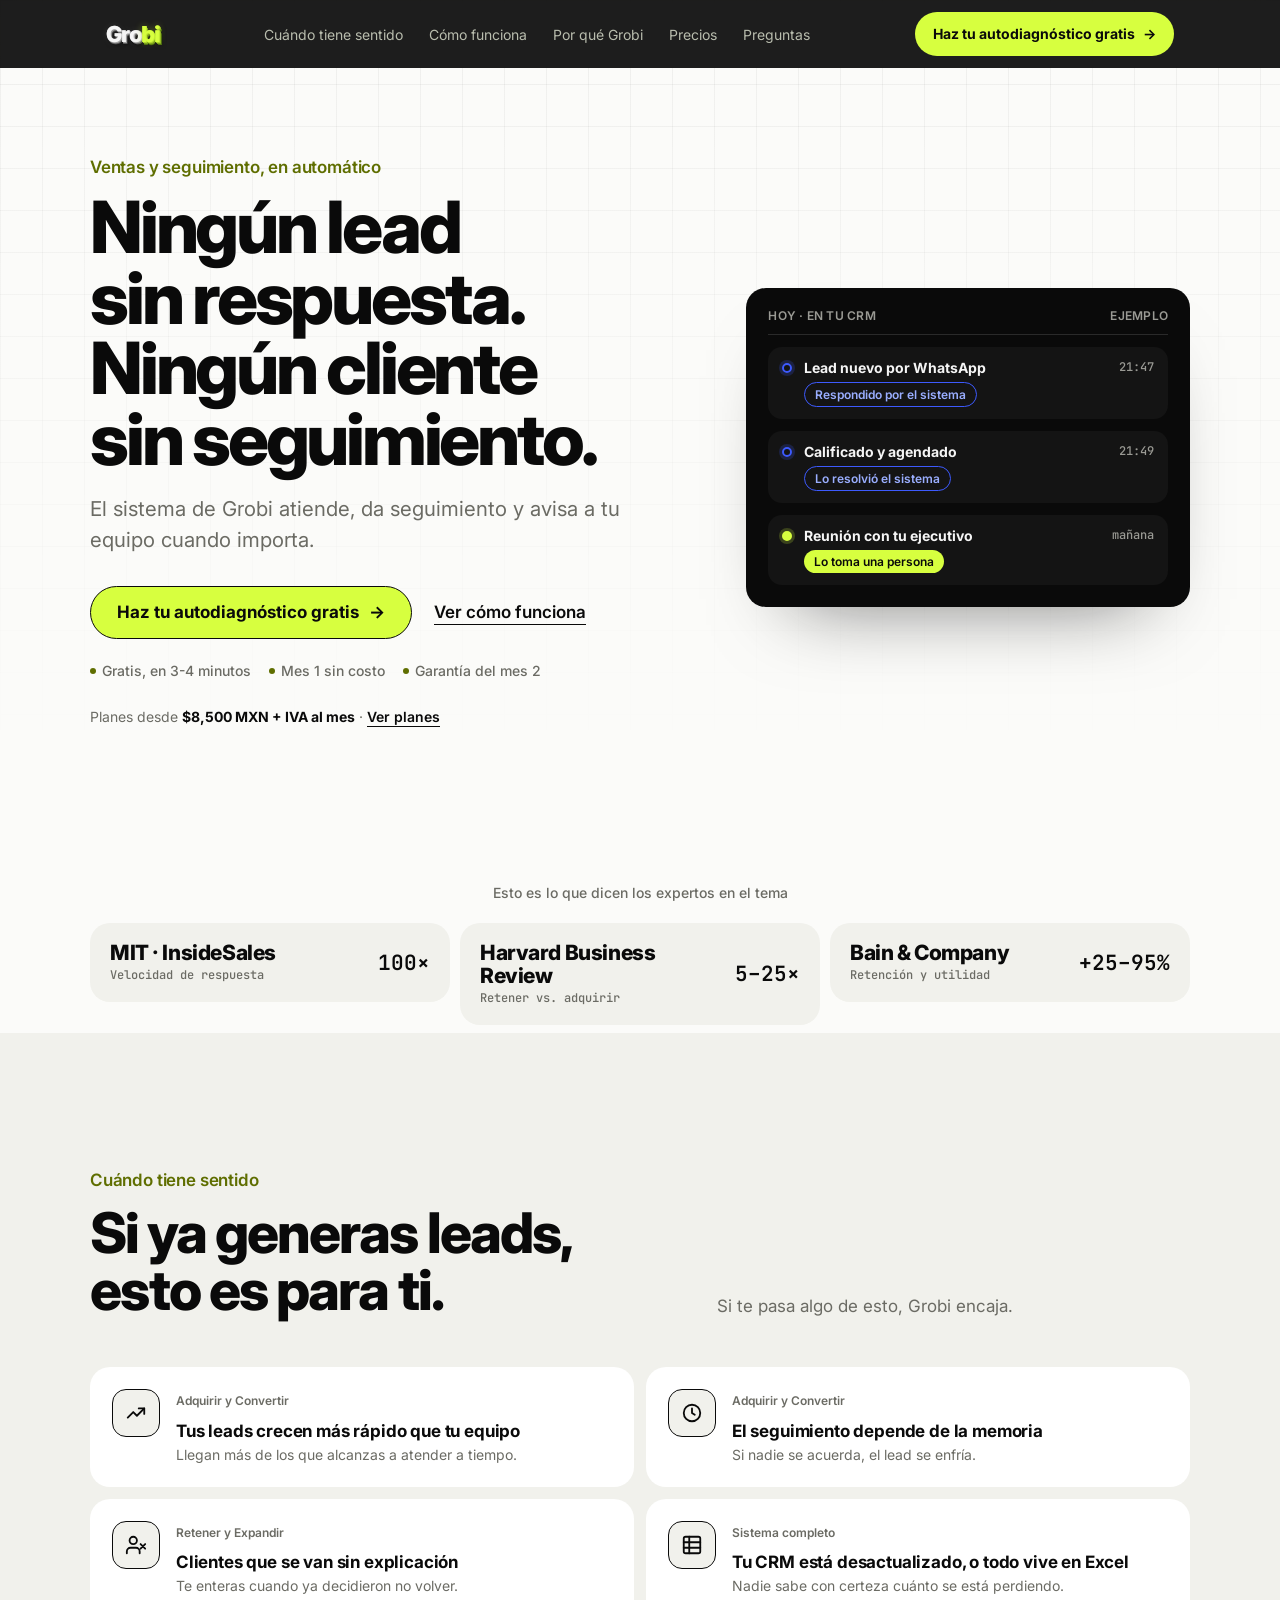
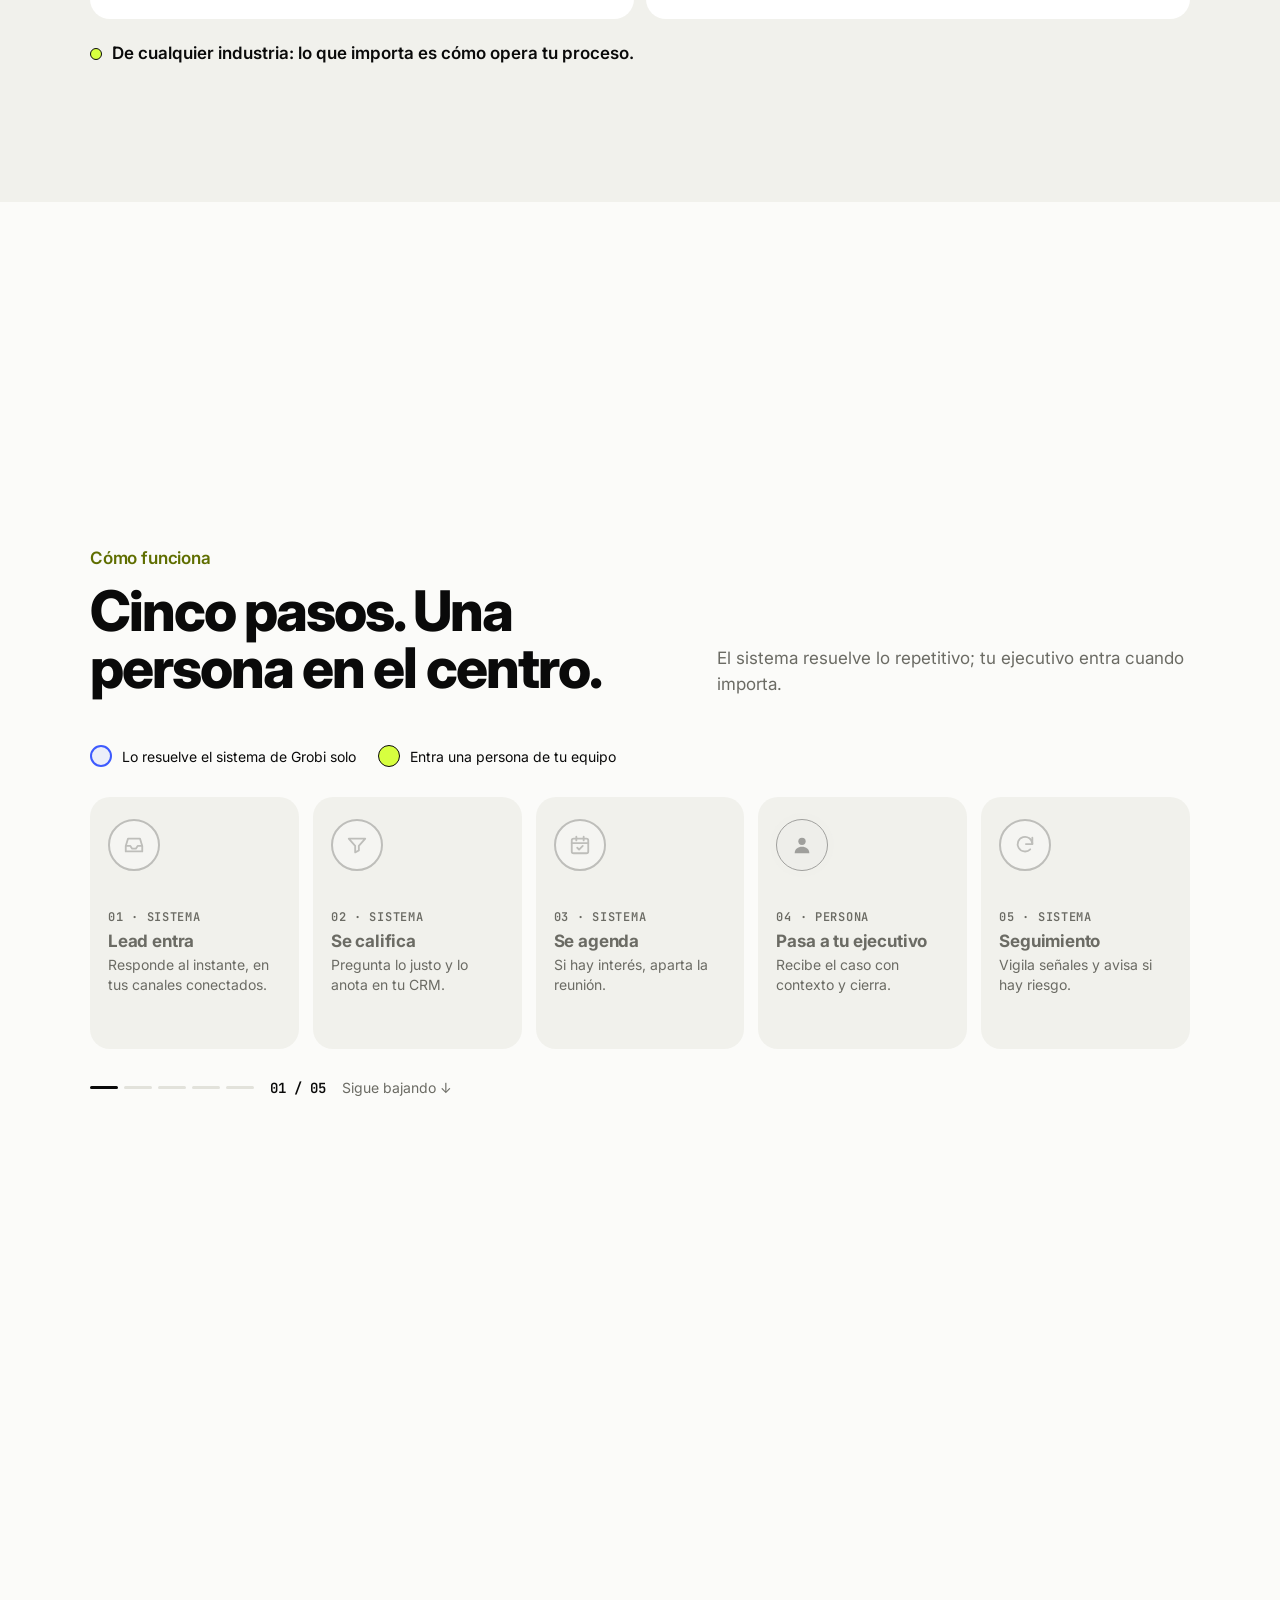
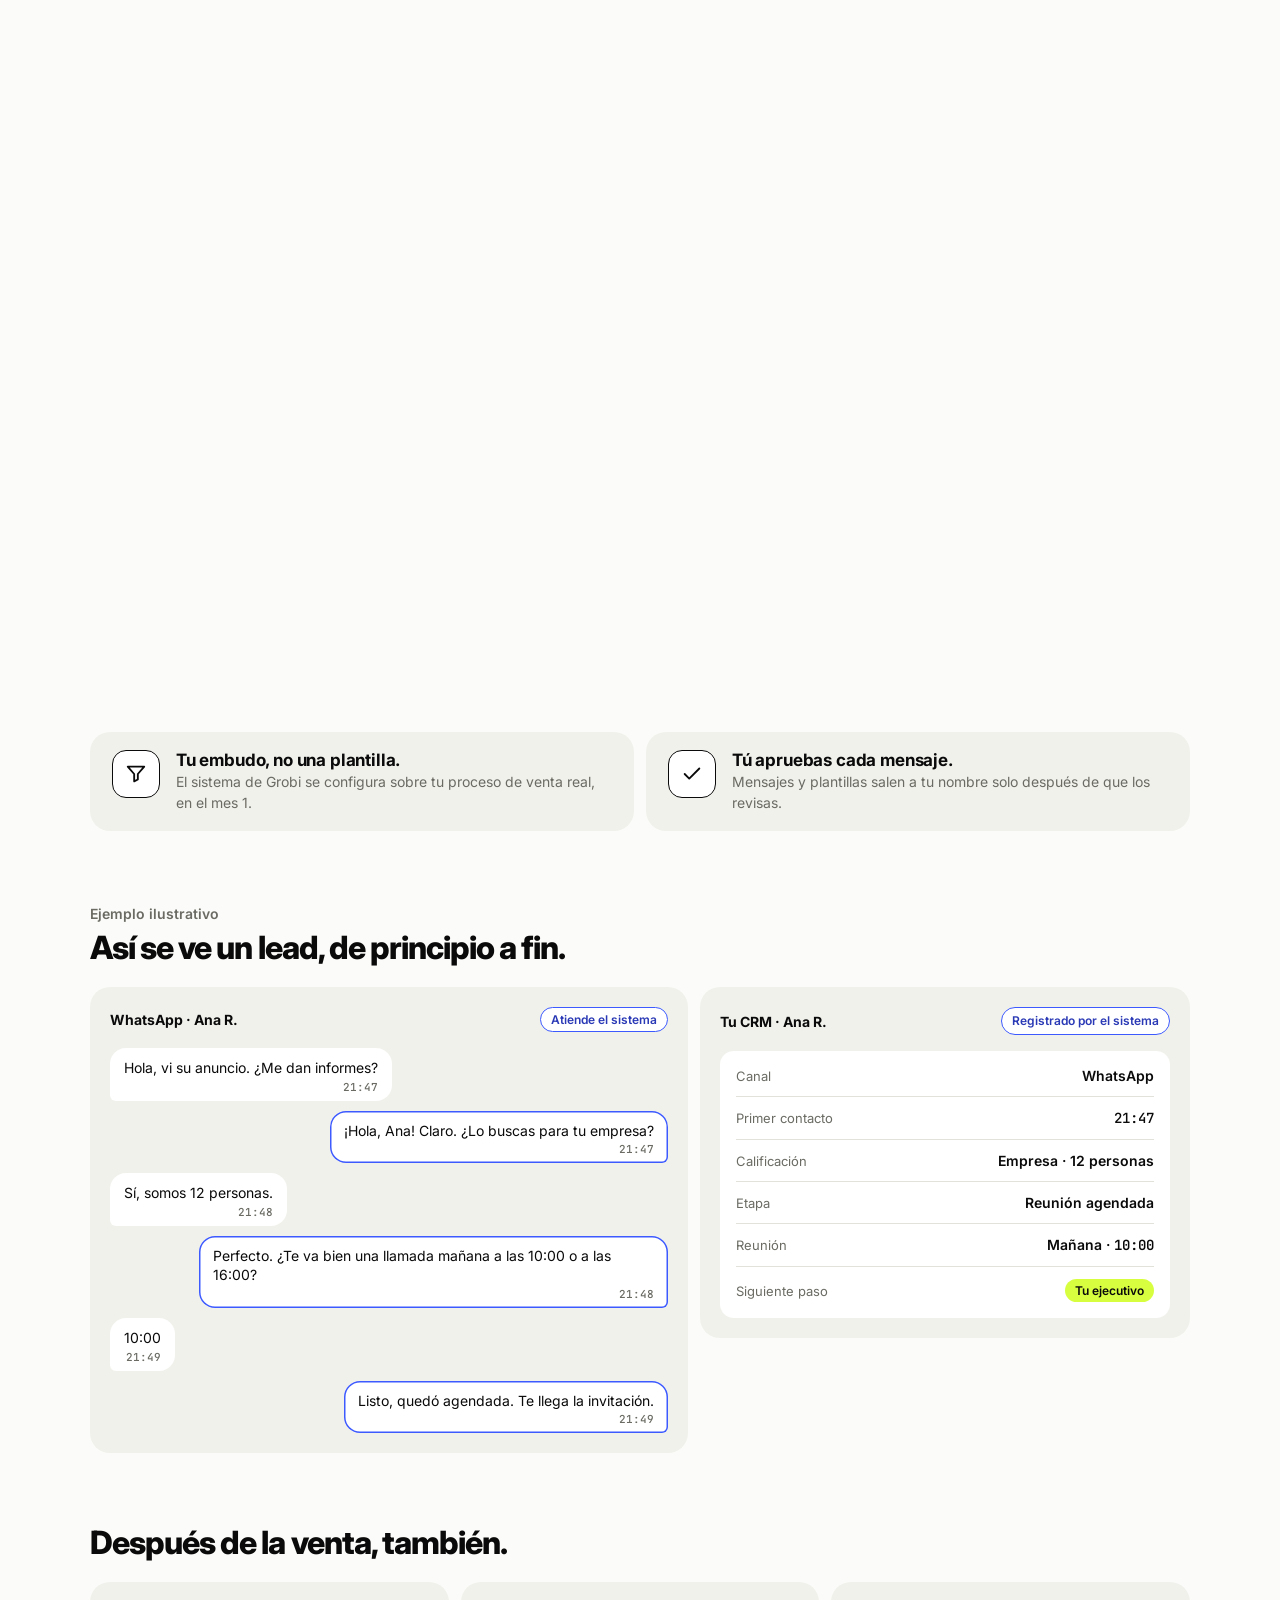
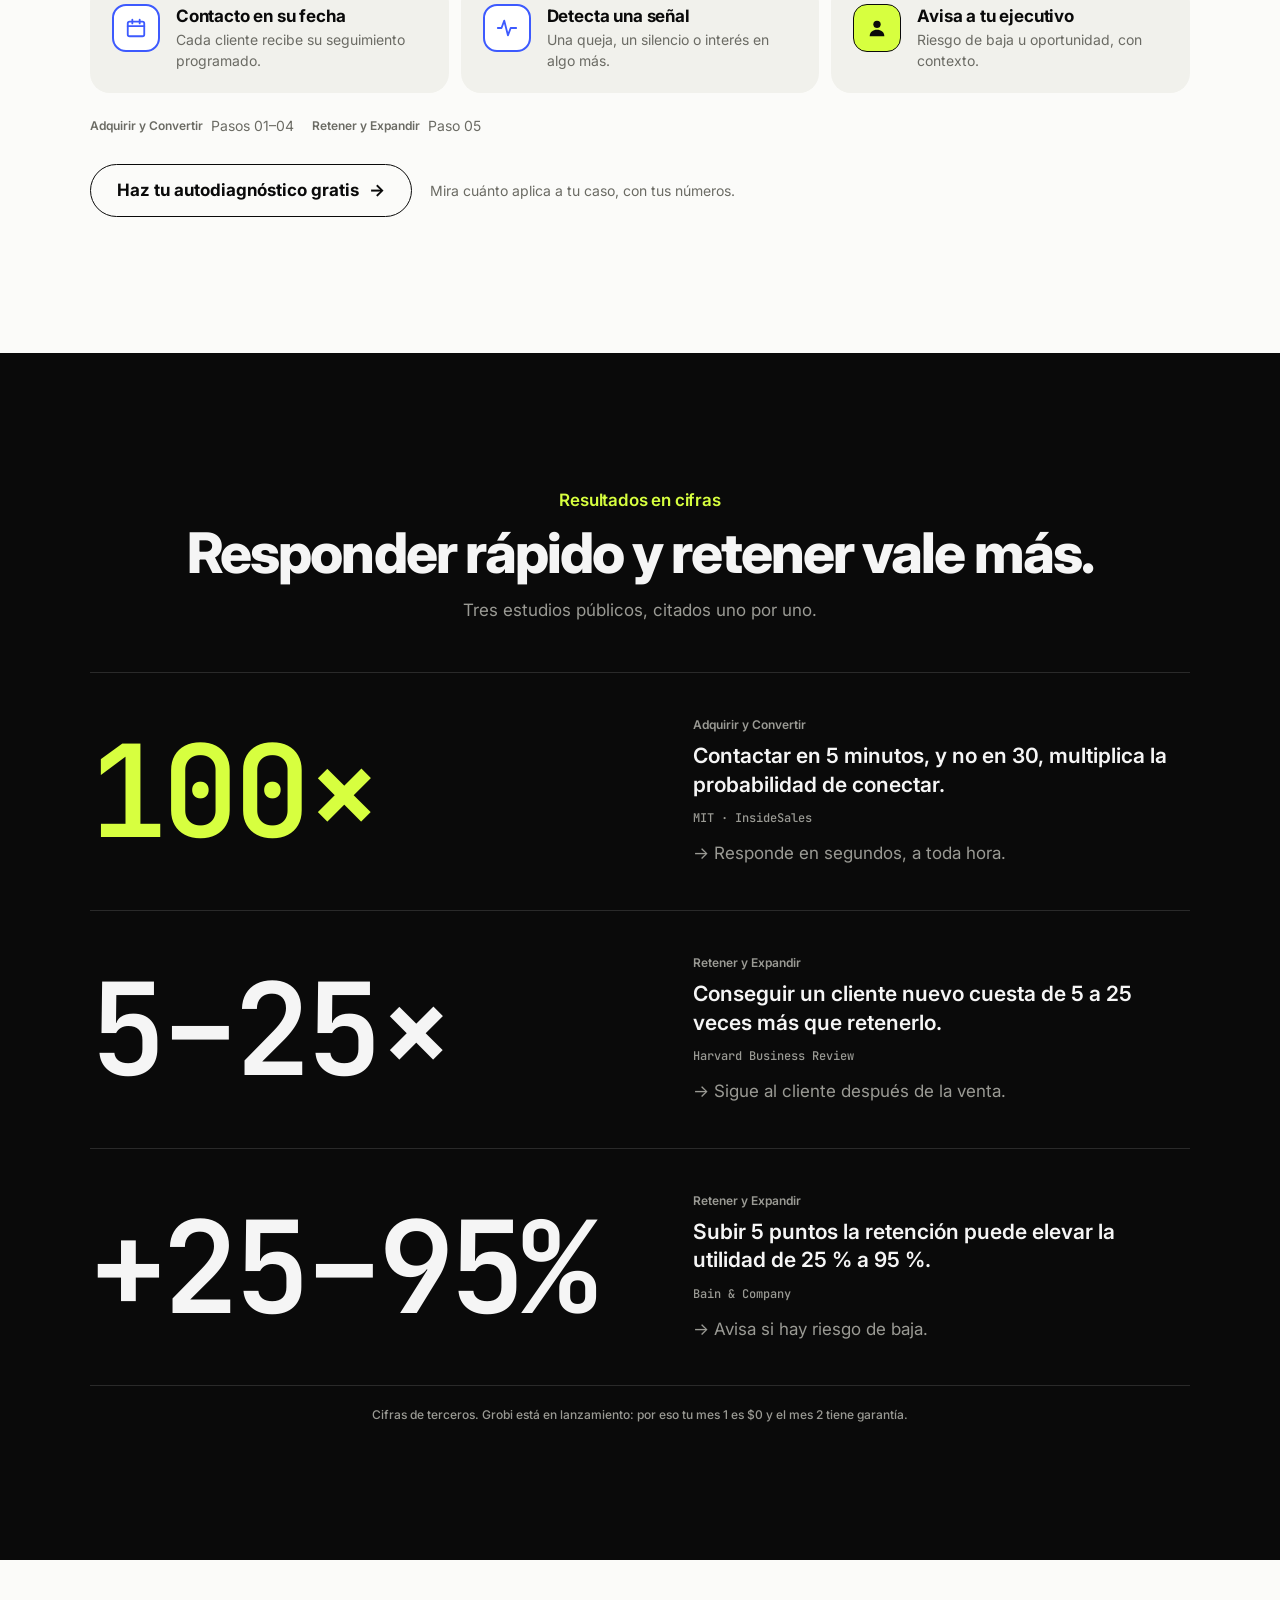
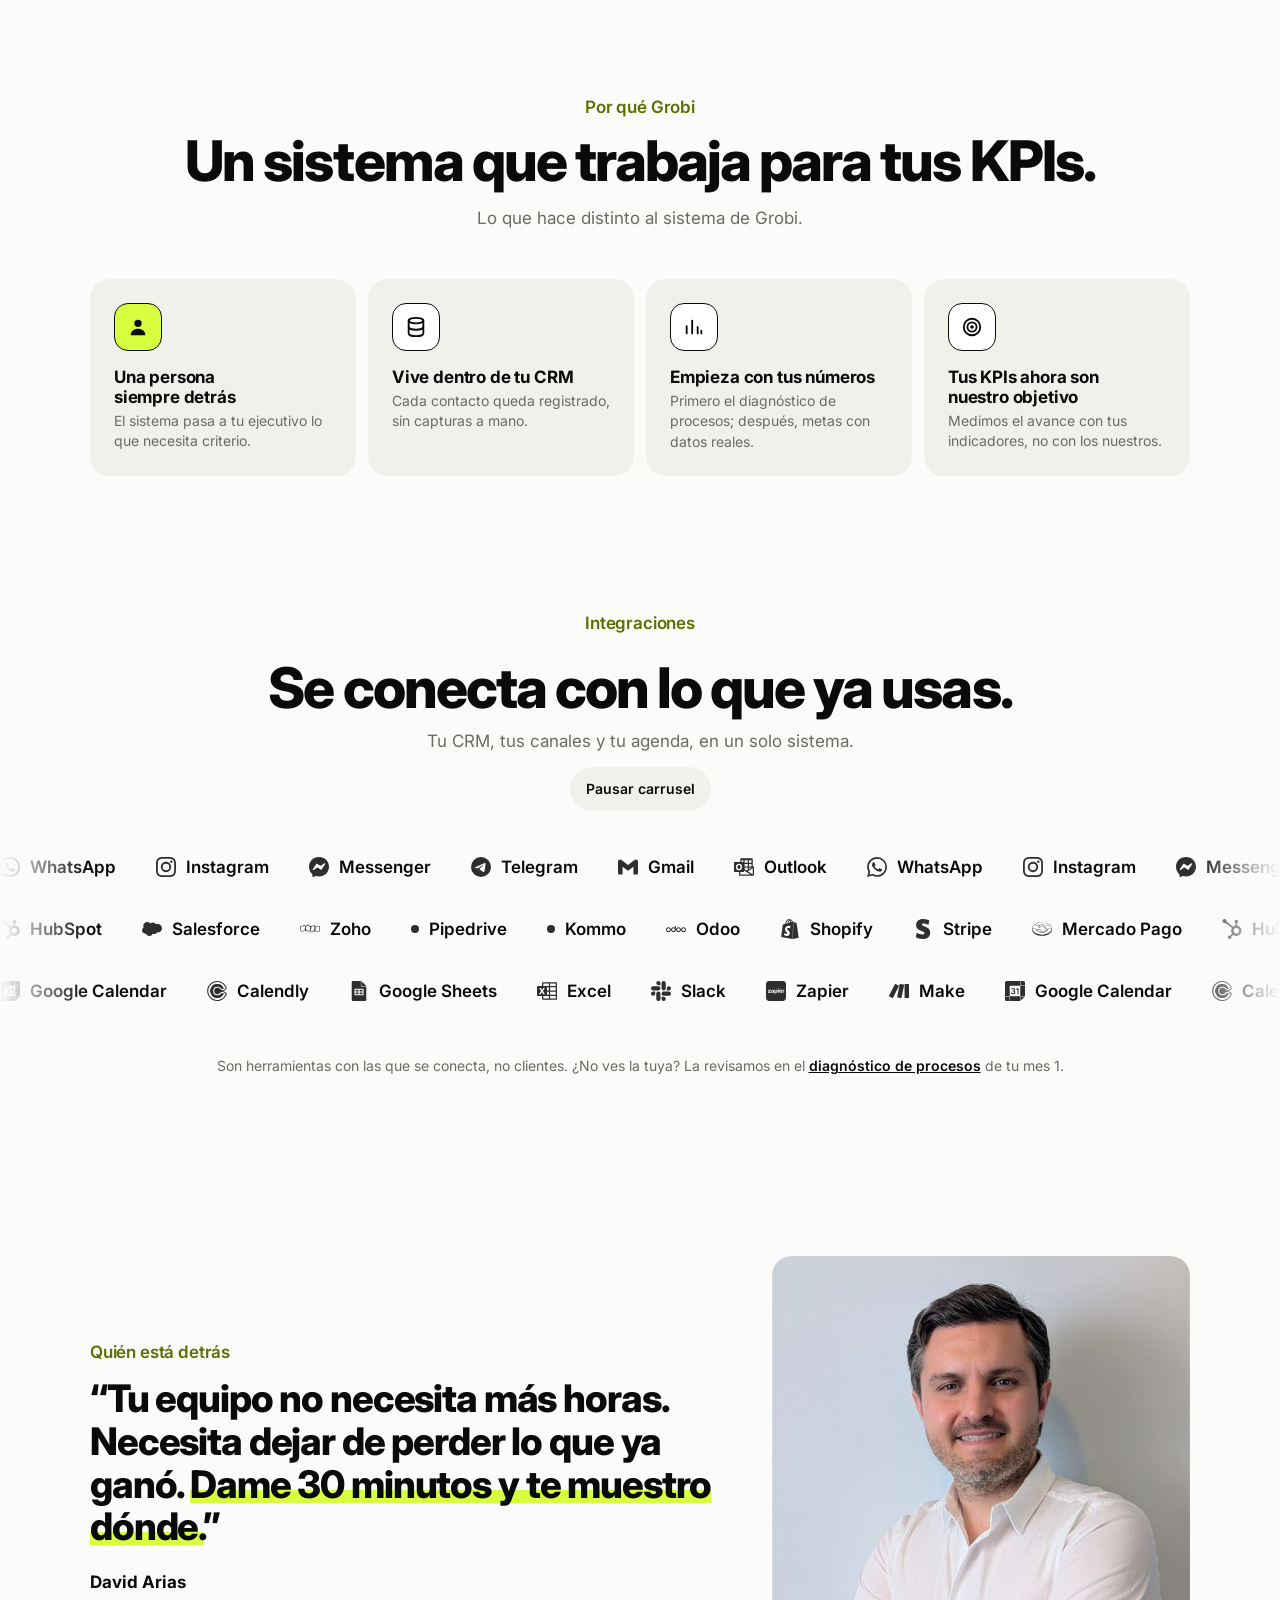
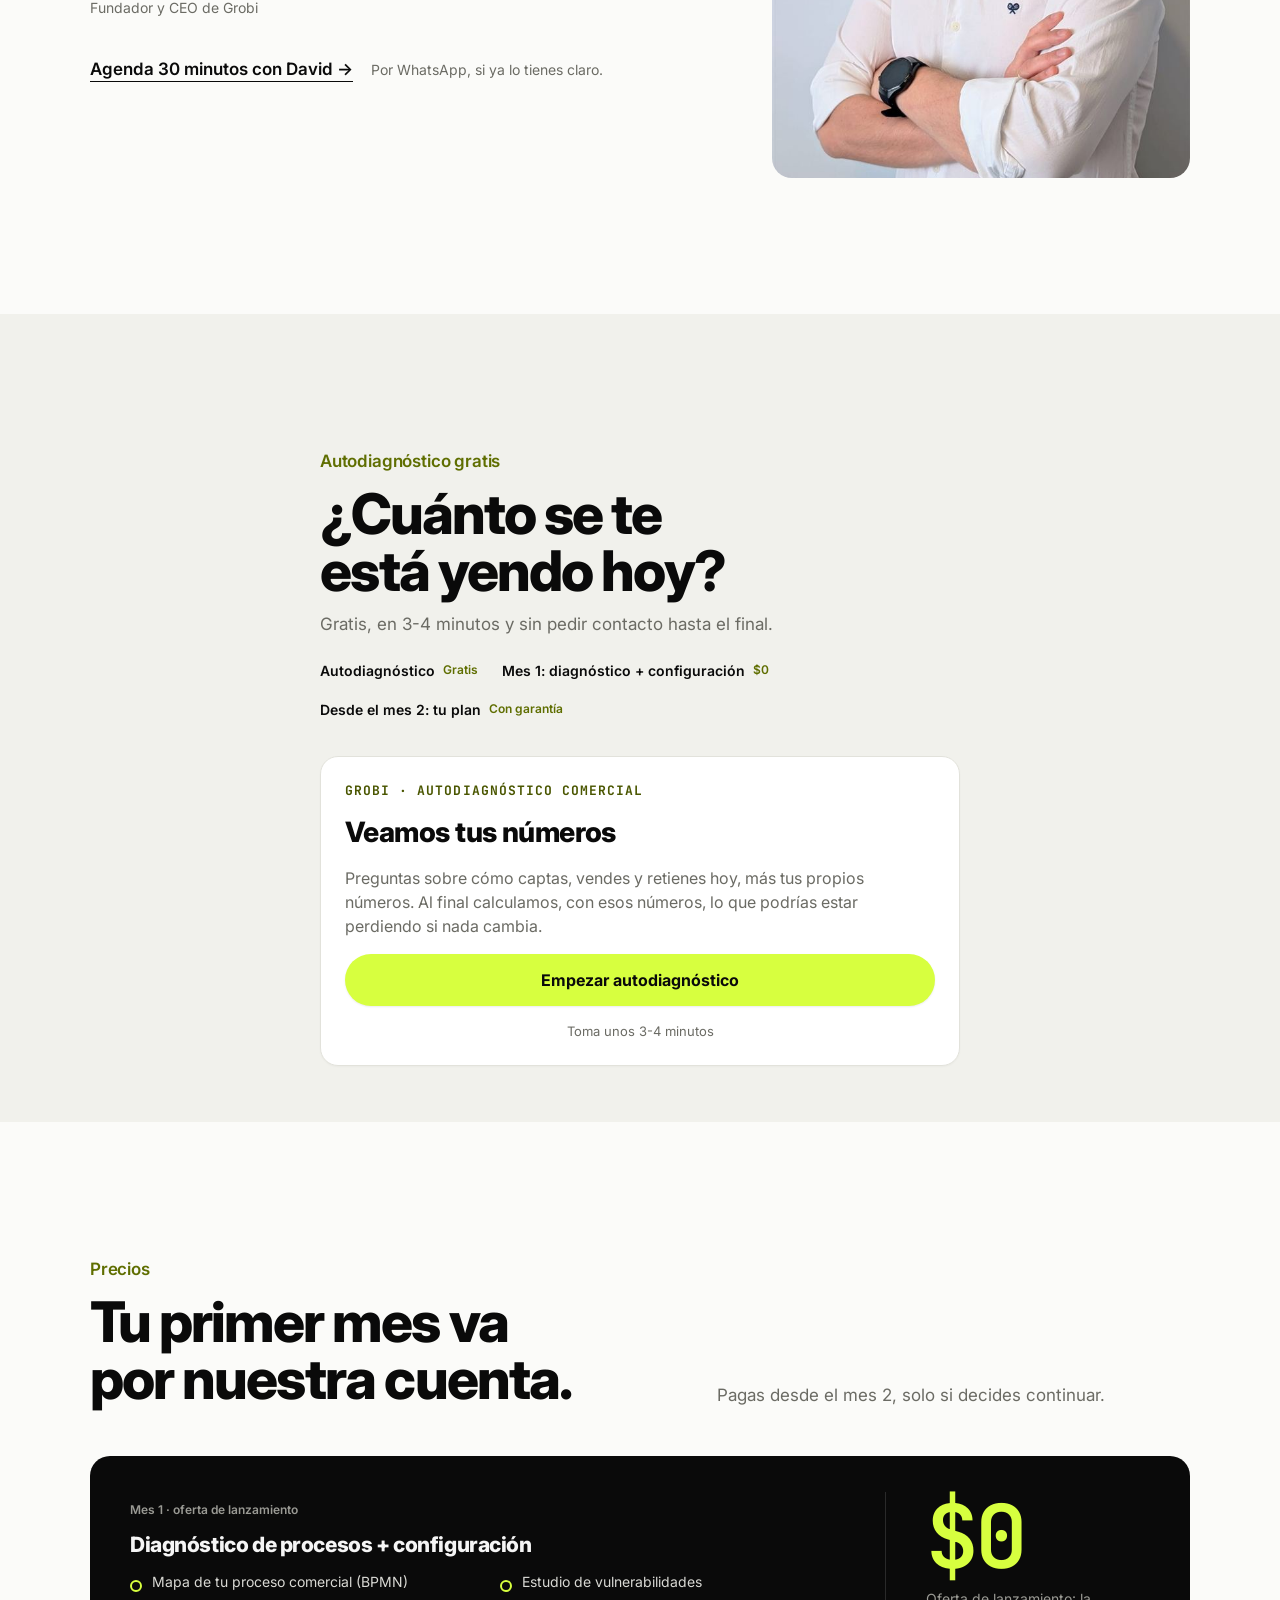
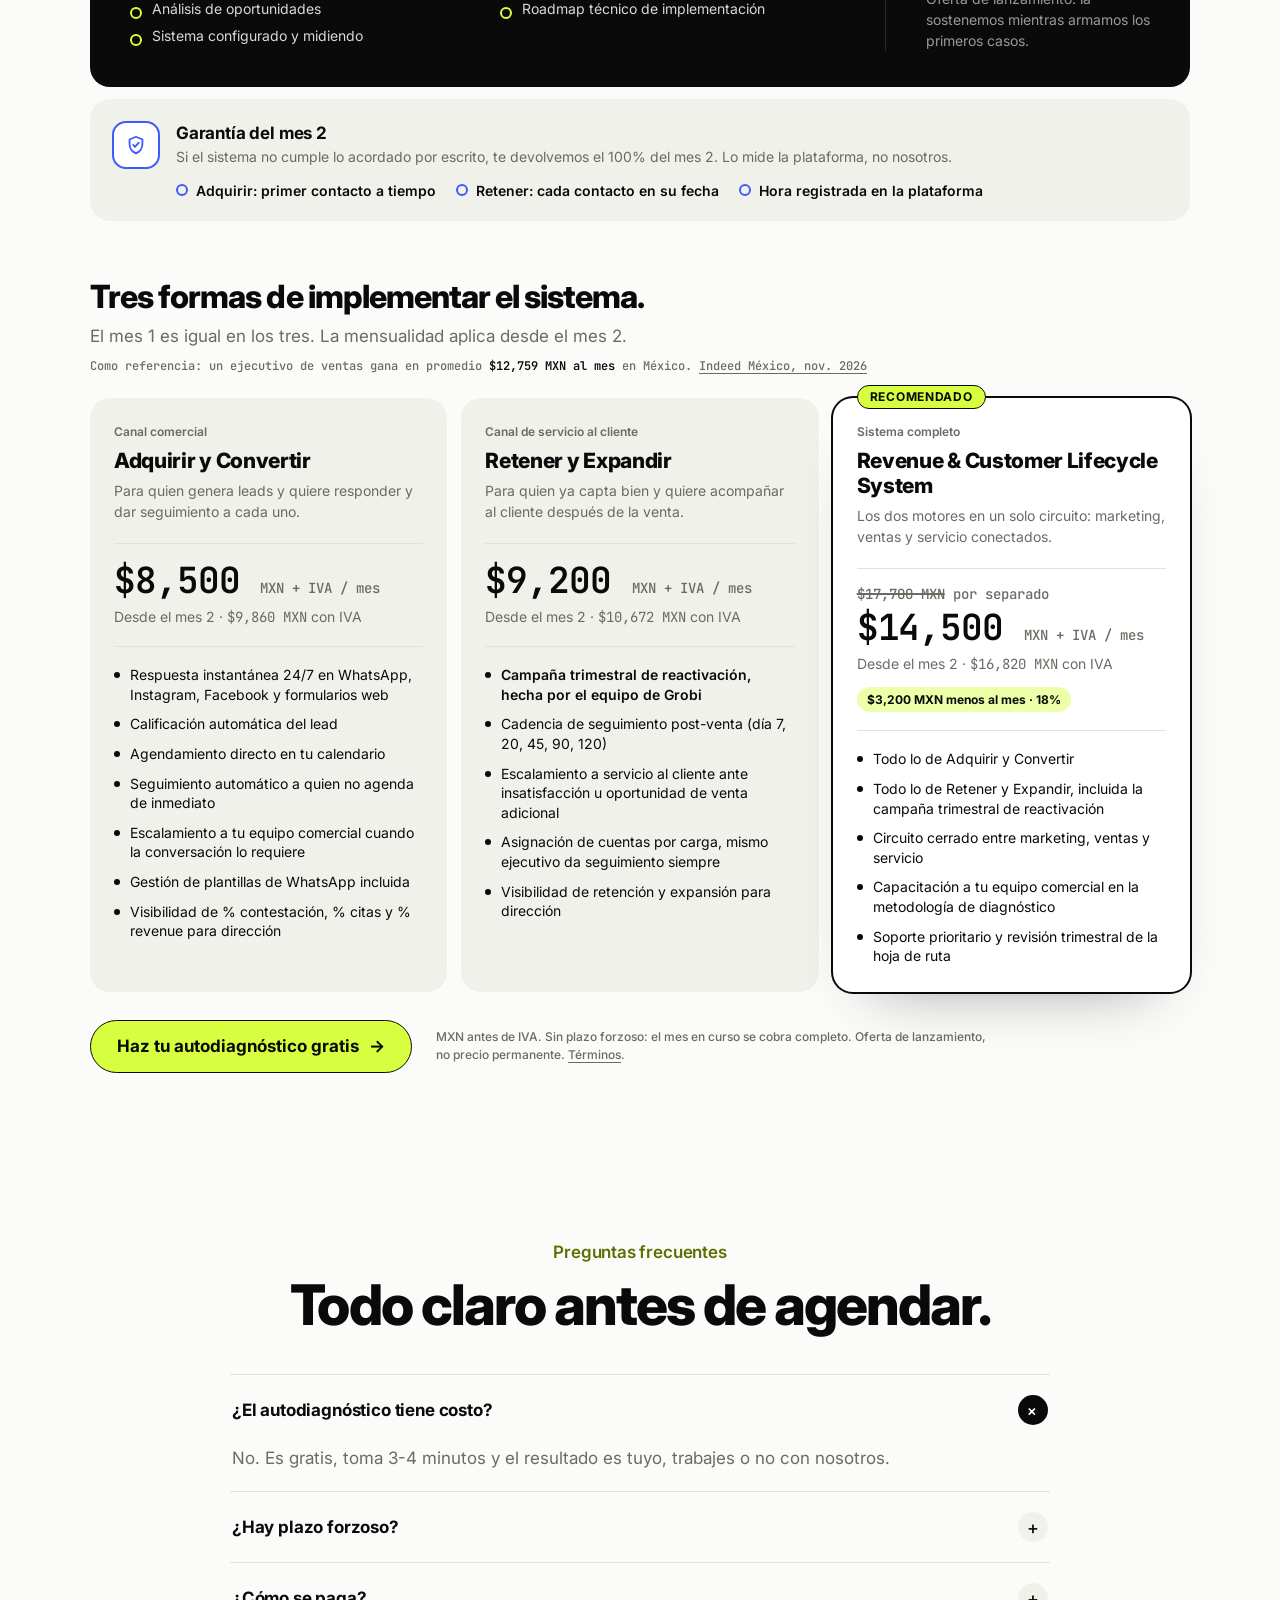
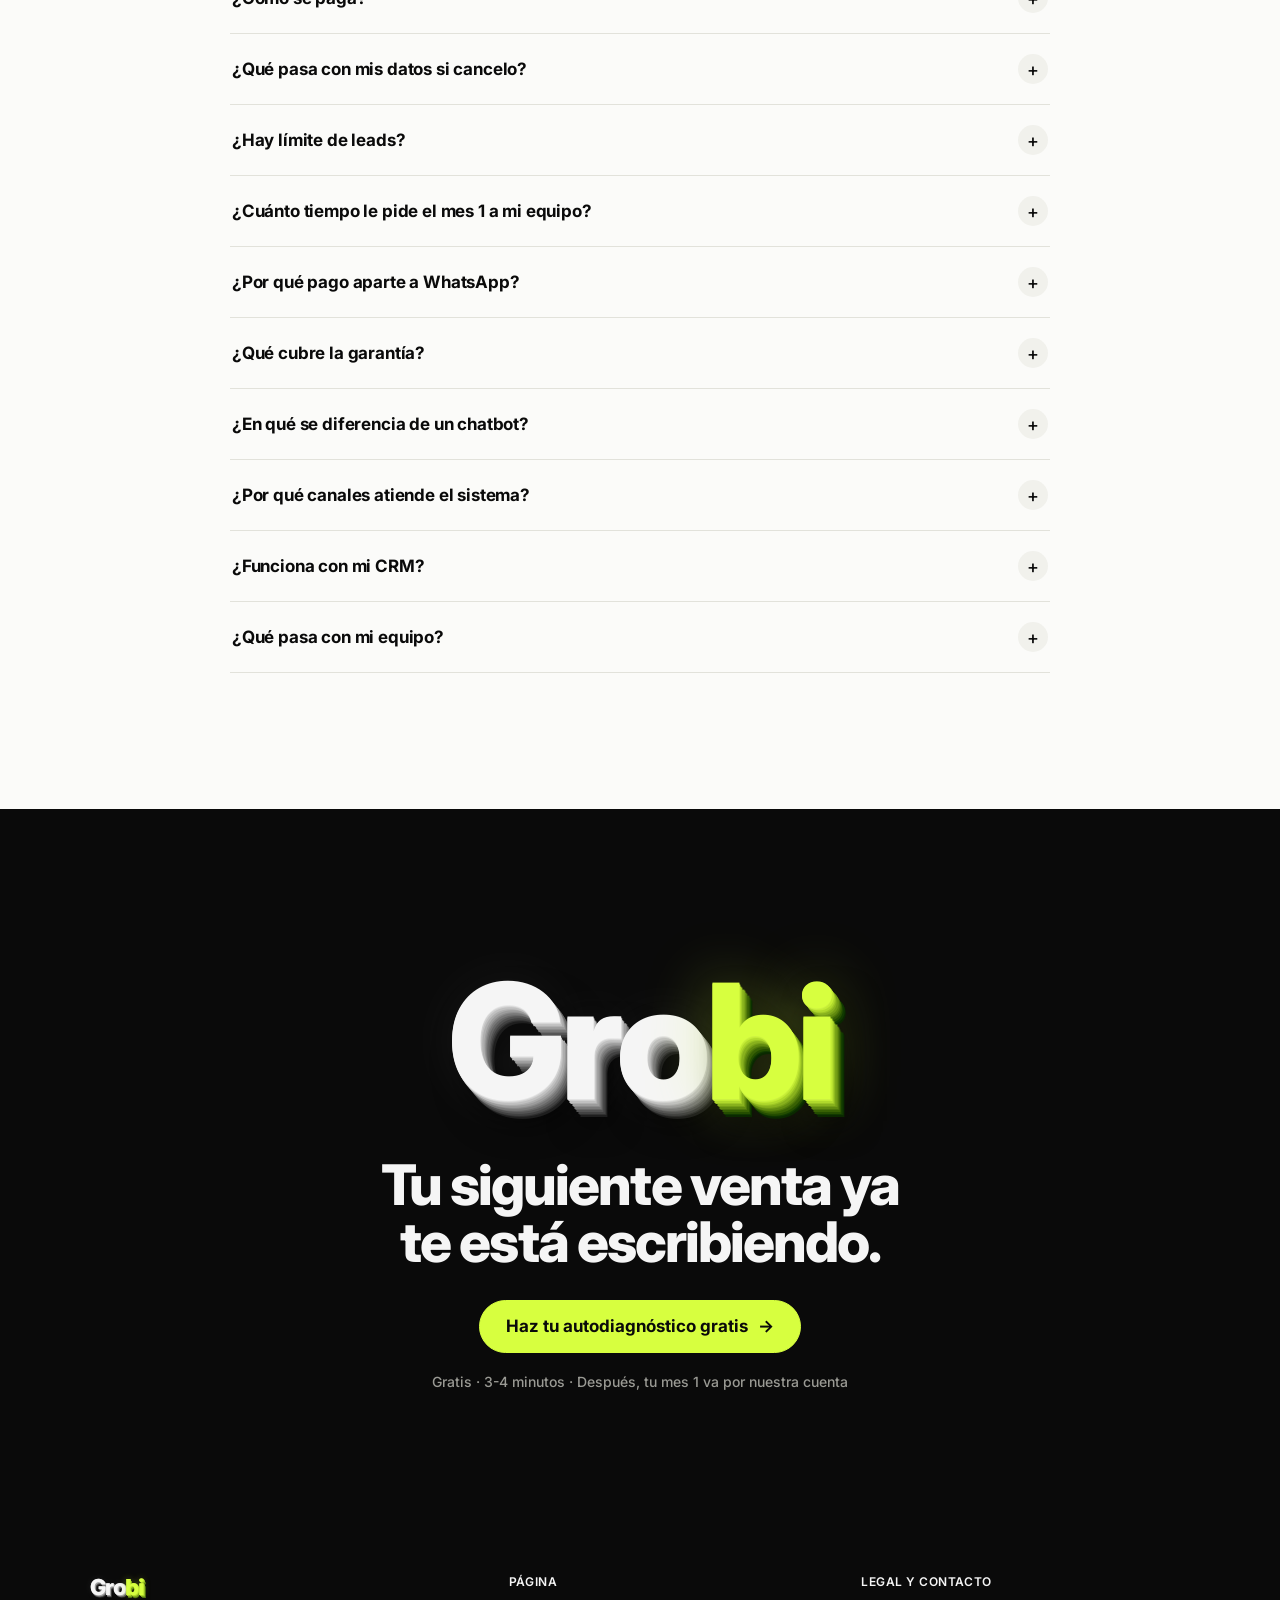
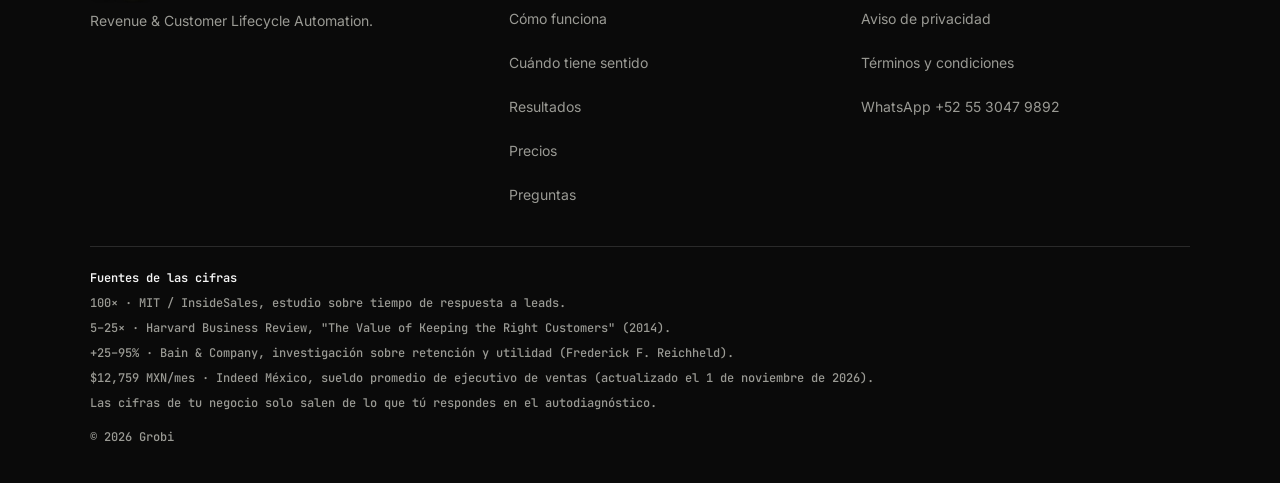
<file: index.html>
<!doctype html>
<html lang="es">
<meta charset="utf-8">
<meta name="viewport" content="width=device-width, initial-scale=1">
<title>Grobi · Revenue &amp; Customer Lifecycle Automation</title>
<meta name="description" content="El sistema de Grobi atiende tus leads, da seguimiento y avisa a tu equipo cuando importa. Haz tu autodiagnóstico gratis.">
<meta name="theme-color" content="#0a0a0a">
<link rel="icon" href="img/favicon.svg" type="image/svg+xml">
<link rel="apple-touch-icon" href="img/apple-touch-icon.png">
<script src="config.js"></script>
<link rel="preconnect" href="https://fonts.googleapis.com">
<link rel="preconnect" href="https://fonts.gstatic.com" crossorigin>
<link rel="stylesheet" href="https://fonts.googleapis.com/css2?family=Inter:wght@400;500;600;700;800&family=JetBrains+Mono:wght@500;600;700&display=swap">
<style>
/*
  Color: fondo claro (crema), paneles blancos con borde definido, tinta casi negra, lima Grobi
         como único acento (--accent) — tono corporativo: estructura, bordes y tablas en vez de
         vidrio/blur/glow. Barras de nav y footer en tinta oscura para enmarcar la página.
  Type: Inter (texto, sin itálicas decorativas), JetBrains Mono (cifras, eyebrows, identificadores)
  Layout: nav oscuro → hero claro con textura de cuadrícula tipo plano técnico → tarjetas de
          modelo → promesas de marca → tabla antes/con Grobi → método → credenciales (sin
          testimonios inventados) → diagnóstico → autodiagnóstico funcional → footer oscuro.
*/
:root{
  color-scheme: light;
  --bg:#fbfbf9; --panel:#ffffff; --panel-alt:#f1f1ec;
  --ink:#0a0a0a; --ink-contrast:#fbfbf9; --muted:#6b6b64; --muted-soft:#8a8a80;
  --border:#e2e2db; --border-soft:rgba(10,10,10,0.05);
  --accent:#d7ff3f; --accent-ink:#4a5600; --accent-soft:rgba(215,255,63,0.22); --accent-border:rgba(74,86,0,0.28);
  --success:#1e8e5a; --warning:#b5650d;
}
*{box-sizing:border-box}
body{
  background:var(--bg); color:var(--ink);
  font-family:'Inter', -apple-system, system-ui, sans-serif;
  margin:0; padding-inline:16px;
}
.mono{font-family:'JetBrains Mono', ui-monospace, monospace}
h1,h2,h3{text-wrap:balance; margin:0}
p{margin:0; line-height:1.5}
.eyebrow{font-size:13px; font-weight:700; letter-spacing:0.08em; text-transform:uppercase; color:var(--accent-ink); margin:0}
.gv-wordmark{display:flex; justify-content:center; padding-block:4px}
.gv-word{font-family:'Inter',sans-serif; font-size:22px; font-weight:800; letter-spacing:-0.04em; color:var(--ink)}
.gv-word .gv-dot{color:var(--accent-ink)}
.gv-word.on-dark{color:var(--ink-contrast)}
.gv-word.on-dark .gv-dot{color:var(--accent)}
.card{background:var(--panel); border:1px solid var(--border); border-radius:18px; padding:24px; box-shadow:0 1px 2px rgba(10,10,10,0.03)}
.btn{
  appearance:none; border:none; cursor:pointer; font-family:inherit; font-weight:700;
  font-size:16px; border-radius:9999px; padding:16px 28px; display:inline-flex;
  align-items:center; justify-content:center; gap:8px; width:100%;
}
.btn-primary{background:var(--accent); color:#0a0a0a; box-shadow:0 1px 2px rgba(10,10,10,0.08)}
.btn-primary:disabled{opacity:0.4; cursor:not-allowed}
.btn-ghost{background:transparent; color:var(--ink); border:1px solid var(--border)}
.btn-row{display:flex; gap:12px}
.btn-row .btn{flex:1}
[hidden]{display:none!important}

/* progress */
.progress-track{height:6px; background:var(--panel-alt); border-radius:9999px; overflow:hidden}
.progress-fill{height:100%; background:var(--accent); border-radius:9999px; transition:width .25s ease}
.progress-label{font-size:13px; color:var(--muted); display:flex; justify-content:space-between}

/* question groups */
.question{display:flex; flex-direction:column; gap:12px}
.question-title{font-size:19px; font-weight:700; letter-spacing:-0.01em}
.options{display:flex; flex-direction:column; gap:10px}
.option{position:relative}
.option input{position:absolute; opacity:0; width:1px; height:1px}
.option label{
  display:block; padding:16px 18px; border:1px solid var(--border); border-radius:14px;
  background:var(--panel); font-size:15px; line-height:1.4; cursor:pointer; color:var(--ink);
}
.option input:checked + label{border-color:var(--ink); background:var(--panel-alt); font-weight:600}
.option input:focus-visible + label{outline:2px solid var(--accent-ink); outline-offset:2px}

/* number inputs */
.num-row{display:flex; align-items:center; gap:10px}
.num-row .prefix, .num-row .suffix{font-size:16px; font-weight:700; color:var(--muted)}
.num-row input[type="number"]{
  flex:1; font-family:'JetBrains Mono', monospace; font-size:20px; font-weight:600;
  padding:14px 16px; border:1px solid var(--border); border-radius:12px;
  background:var(--panel); color:var(--ink); width:100%; min-width:0;
}
.num-row input[type="number"]:focus-visible{outline:2px solid var(--accent-ink); outline-offset:1px}

/* slider */
.slider-row{display:flex; flex-direction:column; gap:10px}
.slider-value{font-family:'JetBrains Mono', monospace; font-size:28px; font-weight:700; color:var(--ink)}
input[type="range"]{-webkit-appearance:none; appearance:none; width:100%; height:8px; border-radius:9999px; background:var(--panel-alt); outline:none; margin:0}
input[type="range"]::-webkit-slider-thumb{-webkit-appearance:none; width:26px; height:26px; border-radius:9999px; background:var(--accent); border:3px solid var(--ink); cursor:pointer}
input[type="range"]::-moz-range-thumb{width:26px; height:26px; border-radius:9999px; background:var(--accent); border:3px solid var(--ink); cursor:pointer}
input[type="range"]:focus-visible{outline:2px solid var(--accent-ink); outline-offset:3px}

/* two-option choice */
.choice2{display:flex; gap:10px}
.choice2 .option{flex:1}
.choice2 label{text-align:center; font-size:14px}

/* contact fields */
.field{display:flex; flex-direction:column; gap:6px}
.field label{font-size:13px; font-weight:600; color:var(--muted)}
.field input{font-family:inherit; font-size:16px; padding:14px 16px; border:1px solid var(--border); border-radius:12px; background:var(--panel); color:var(--ink); width:100%}
.field input:focus-visible{outline:2px solid var(--accent-ink); outline-offset:1px}

/* summary + copy */
.summary-box{background:var(--panel-alt); border:1px solid var(--border); border-radius:16px; padding:18px; font-size:14px; white-space:pre-wrap; line-height:1.6; max-height:320px; overflow-y:auto; color:var(--ink)}
.copy-btn{font-family:inherit; font-size:13px; font-weight:700; background:var(--panel); border:1px solid var(--border); border-radius:9999px; padding:8px 14px; cursor:pointer; color:var(--ink)}
.copy-btn.copied{background:var(--success); color:#fff; border-color:var(--success)}
.badge{display:inline-flex; align-items:flex-start; gap:8px; font-size:13px; color:var(--muted)}
.badge .dot{width:8px; height:8px; border-radius:9999px; background:var(--accent-ink); margin-top:5px; flex:none}

/* stat cards */
.stat-card{display:flex; flex-direction:column; gap:6px; padding:20px; border-radius:16px; border:1px solid var(--border); background:var(--panel)}
.stat-card .stat-label{font-size:13px; font-weight:600; color:var(--muted)}
.stat-card .stat-value{font-family:'JetBrains Mono', monospace; font-size:30px; font-weight:700; color:var(--ink)}
.stat-card .stat-caption{font-size:13px; color:var(--muted); line-height:1.5}
.stat-card.dark{background:var(--ink); border-color:var(--ink)}
.stat-card.dark .stat-label{color:#b9bdae}
.stat-card.dark .stat-value{color:var(--accent)}
.stat-card.dark .stat-caption{color:#b9bdae}
.process-step{display:flex; gap:16px; align-items:flex-start}
.process-num{font-family:'JetBrains Mono', monospace; font-size:20px; font-weight:600; color:var(--accent-ink); min-width:34px; margin:0}
.process-step h3{font-size:16px; font-weight:700; margin:0 0 4px; color:var(--ink)}
.process-step p{font-size:14px; color:var(--muted)}

/* ---------- nav (banda oscura) ---------- */
.mkt-nav{background:var(--ink); border-bottom:1px solid var(--ink)}
.mkt-nav .mkt-shell{padding-block:16px; flex-direction:row; align-items:center; justify-content:space-between; gap:16px}
.mkt-nav-links{display:flex; align-items:center; gap:28px}
.mkt-nav-links a{font-size:13.5px; color:#b9bdae; text-decoration:none}
.mkt-nav-links a:hover{color:var(--ink-contrast)}
.mkt-nav-cta{appearance:none; border:none; cursor:pointer; font-family:inherit; font-weight:700; font-size:13.5px; background:var(--accent); color:#0a0a0a; border-radius:9999px; padding:10px 18px; display:inline-flex; align-items:center; gap:6px}
@media (max-width:700px){.mkt-nav-links{display:none}}

/* ---------- hero (cuadrícula técnica, sin glow orgánico) ---------- */
.mkt-hero-outer{position:relative; overflow:hidden}
.mkt-hero-outer::before{
  content:""; position:absolute; inset:0; z-index:0; pointer-events:none;
  background-image:
    linear-gradient(var(--border-soft) 1px, transparent 1px),
    linear-gradient(90deg, var(--border-soft) 1px, transparent 1px);
  background-size:42px 42px;
  -webkit-mask-image:linear-gradient(180deg, black, transparent 92%);
  mask-image:linear-gradient(180deg, black, transparent 92%);
}
.mkt-hero-outer > .mkt-shell{position:relative; z-index:1}
.mkt-hero.mkt-shell{align-items:center; text-align:center; gap:22px; padding-block:60px 8px}
.mkt-badge{display:inline-flex; align-items:center; gap:9px; padding:7px 14px 7px 11px; border-radius:9999px; background:var(--panel); border:1px solid var(--border); font-size:12.5px; color:var(--muted)}
.mkt-badge .dot{width:7px; height:7px; border-radius:9999px; background:var(--accent-ink)}
.mkt-badge .chev{color:var(--accent-ink)}
.mkt-hero h1{font-size:clamp(30px,4.6vw,50px); font-weight:800; letter-spacing:-0.03em; line-height:1.1; max-width:840px; color:var(--ink)}
.mkt-hero h1 .accent{color:var(--accent-ink)}
.mkt-hero .lede{font-size:clamp(16px,1.9vw,19px); color:var(--muted); max-width:600px; line-height:1.6}
.mkt-hero-cta{display:flex; flex-direction:column; align-items:center; gap:14px; margin-top:10px}
.mkt-btn-lg{width:auto; font-size:17px; padding:18px 38px}
.mkt-trust-row{display:flex; flex-wrap:wrap; justify-content:center; gap:18px}
.mkt-trust-row span{display:inline-flex; align-items:center; gap:6px; font-size:12.5px; color:var(--muted-soft)}
.mkt-trust-row svg{width:14px; height:14px; color:var(--accent-ink); flex:none}

.mkt-feature-grid{position:relative; z-index:1; display:grid; grid-template-columns:repeat(3,1fr); gap:18px; padding-block:48px 0}
@media (max-width:820px){.mkt-feature-grid{grid-template-columns:1fr}}
.mkt-feature-card{background:var(--panel); border:1px solid var(--border); border-radius:18px; padding:24px; box-shadow:0 1px 2px rgba(10,10,10,0.03); display:flex; flex-direction:column; gap:14px; min-width:0}
.mkt-icon-badge{width:38px; height:38px; border-radius:11px; background:var(--accent-soft); border:1px solid var(--accent-border); display:flex; align-items:center; justify-content:center; color:var(--accent-ink); flex:none}
.mkt-icon-badge svg{width:20px; height:20px}
.mkt-feature-card h3{font-size:16px; font-weight:700; color:var(--ink)}
.mkt-feature-card p{font-size:13.5px; color:var(--muted); line-height:1.55}
.mkt-feature-visual{height:80px; border-radius:12px; background:var(--panel-alt); border:1px solid var(--border); display:flex; align-items:center; justify-content:center; overflow:hidden}
.mkt-feature-visual svg{width:100%; height:100%; color:var(--accent-ink)}

.mkt-evidence{padding-block:40px; display:flex; flex-direction:column; align-items:center; gap:16px; position:relative; z-index:1}
.mkt-evidence-row{display:flex; flex-wrap:wrap; justify-content:center; gap:24px 36px}
.mkt-evidence-mark{font-family:'JetBrains Mono', monospace; font-size:12.5px; font-weight:600; color:var(--muted); letter-spacing:0.02em}

/* ---------- generic sections ---------- */
.mkt-band{width:100%}
.mkt-band.soft{background:var(--panel-alt); border-block:1px solid var(--border)}
.mkt-shell{max-width:1100px; margin:0 auto; padding-block:56px; display:flex; flex-direction:column; gap:30px}
.mkt-section-head{display:flex; flex-direction:column; gap:10px; max-width:680px}
.mkt-section-head h2{font-size:clamp(23px,2.8vw,30px); font-weight:800; letter-spacing:-0.02em; line-height:1.22; color:var(--ink)}
.mkt-section-head p{font-size:15.5px; color:var(--muted); line-height:1.6}
.mkt-grid-3{display:grid; grid-template-columns:repeat(3,1fr); gap:18px}
.mkt-grid-2{display:grid; grid-template-columns:repeat(2,1fr); gap:20px}
@media (max-width:820px){.mkt-grid-3,.mkt-grid-2{grid-template-columns:1fr}}

/* método */
.mkt-phase-card{background:var(--panel); border:1px solid var(--border); border-radius:18px; padding:26px; display:flex; flex-direction:column; gap:12px; min-width:0}
.mkt-phase-num{font-family:'JetBrains Mono', monospace; font-size:12.5px; font-weight:700; color:var(--accent-ink); letter-spacing:0.05em; text-transform:uppercase}
.mkt-phase-card h3{font-size:17px; font-weight:700; letter-spacing:-0.01em; color:var(--ink)}
.mkt-phase-card ul{margin:0; padding-left:18px; display:flex; flex-direction:column; gap:6px}
.mkt-phase-card li{font-size:13.5px; color:var(--muted); line-height:1.5}
.mkt-phase-checkpoint{font-size:12px; font-weight:600; color:var(--ink); background:var(--panel-alt); border-radius:10px; padding:9px 12px; margin-top:2px}

/* modelo */
.mkt-model-row{display:flex; flex-direction:column; gap:16px}
.mkt-model-item{display:flex; gap:16px; align-items:flex-start; background:var(--panel); border:1px solid var(--border); border-radius:18px; padding:20px}
.mkt-model-icon{font-family:'JetBrains Mono', monospace; font-size:13px; font-weight:700; color:var(--accent-ink); background:var(--accent-soft); border:1px solid var(--accent-border); border-radius:9999px; width:34px; height:34px; display:flex; align-items:center; justify-content:center; flex:none}
.mkt-model-item h3{font-size:15.5px; font-weight:700; margin-bottom:4px; color:var(--ink)}
.mkt-model-item p{font-size:13.5px; color:var(--muted); line-height:1.55}

/* promesas */
.promise-grid{display:grid; grid-template-columns:repeat(3,1fr); gap:18px}
@media (max-width:820px){.promise-grid{grid-template-columns:1fr}}
.promise-badge{background:var(--panel); border:1px solid var(--border); border-radius:18px; padding:24px; display:flex; flex-direction:column; gap:12px}
.promise-icon{width:40px; height:40px; border-radius:10px; background:var(--accent-soft); border:1px solid var(--accent-border); display:flex; align-items:center; justify-content:center; color:var(--accent-ink); flex:none}
.promise-icon svg{width:21px; height:21px}
.promise-badge h3{font-size:16px; font-weight:700; color:var(--ink)}
.promise-badge p{font-size:13.5px; color:var(--muted); line-height:1.55}
.promise-badge.highlight{background:var(--ink); border-color:var(--ink)}
.promise-badge.highlight h3{color:var(--ink-contrast)}
.promise-badge.highlight p{color:#b9bdae}
.promise-badge.highlight .promise-icon{background:var(--accent); border-color:var(--accent); color:#0a0a0a}

/* comparación */
.compare-scroll{overflow-x:auto; border:1px solid var(--border); border-radius:18px; background:var(--panel)}
.compare-table{width:100%; min-width:640px; border-collapse:collapse}
.compare-table th{background:var(--panel-alt); text-align:left; font-size:11.5px; font-weight:700; text-transform:uppercase; letter-spacing:0.05em; color:var(--muted); padding:14px 18px; border-bottom:1px solid var(--border)}
.compare-table td{padding:16px 18px; font-size:13.5px; border-bottom:1px solid var(--border); vertical-align:top; line-height:1.55}
.compare-table tr:last-child td{border-bottom:none}
.compare-table td.row-label{font-weight:700; color:var(--ink); width:26%}
.compare-table td.before{color:var(--muted); width:37%}
.compare-table td.after{color:var(--ink); font-weight:600; width:37%; background:rgba(215,255,63,0.06)}
.compare-source{font-size:12.5px; color:var(--muted); line-height:1.6; max-width:760px}

/* credenciales (sin testimonios inventados) */
.credential-grid{display:grid; grid-template-columns:repeat(2,1fr); gap:14px}
@media (max-width:700px){.credential-grid{grid-template-columns:1fr}}
.credential-badge{display:flex; gap:12px; align-items:flex-start; background:var(--panel); border:1px solid var(--border); border-radius:14px; padding:18px}
.credential-dot{width:8px; height:8px; border-radius:9999px; background:var(--accent-ink); margin-top:6px; flex:none}
.credential-badge p{font-size:14px; line-height:1.5; color:var(--ink)}
.testimonial-note{background:var(--panel-alt); border:1px dashed var(--border); border-radius:16px; padding:20px 22px; display:flex; flex-direction:column; gap:6px}
.testimonial-note p{font-size:13.5px; color:var(--muted); line-height:1.6}
.testimonial-note p.label{font-size:12px; font-weight:700; text-transform:uppercase; letter-spacing:0.04em; color:var(--muted-soft)}

/* diagnóstico (sección expandida) */
.diagnostico-grid{display:grid; grid-template-columns:1.1fr 0.9fr; gap:28px; align-items:center}
@media (max-width:820px){.diagnostico-grid{grid-template-columns:1fr}}

.mkt-source-note{font-size:12px; color:var(--muted); line-height:1.6; max-width:680px}
.mkt-footer{background:var(--ink)}
.mkt-footer .mkt-shell{align-items:center; text-align:center; gap:12px; padding-block:40px 32px}
.mkt-footer p{font-size:12.5px; color:#8a8f7e; text-align:center; max-width:460px}
.app-shell{max-width:640px; margin:0 auto; padding-block:8px 56px; display:flex; flex-direction:column; gap:28px; position:relative; z-index:1}
#screen-hero .card{gap:16px!important}

/* =========================================================
   v2 · Nav fija, hero y "Cómo funciona" (signal = sistema, accent = persona)
   ========================================================= */
:root{
  --accent-text:#5f6e00;
  --signal:#3d5afe; --signal-text:#2a39b5; --signal-soft:rgba(61,90,254,0.08);
  --surface-dark:#0a0a0a; --surface-dark-2:#141414; --border-dark:#2a2a2a; --muted-dark:#9a9a94;
}
html{scroll-behavior:smooth; scroll-padding-top:84px}
@media (prefers-reduced-motion:reduce){html{scroll-behavior:auto}}

/* Logotipo compacto (receta 8 capas en em, base 20px) */
.wm-sm{font-family:'Inter',sans-serif; font-weight:800; letter-spacing:-0.04em; line-height:1; font-size:22px; text-decoration:none; white-space:nowrap}
.wm-sm .gro{color:#f5f5f5; text-shadow:.0155em .02em 0 #c2c2c2,.031em .04em 0 #a0a0a0,.046em .06em 0 #7e7e7e,.0615em .08em 0 #5c5c5c,.077em .1em 0 #3a3a3a,.0925em .12em 0 #181818,.1075em .154em .2155em rgba(0,0,0,.55),0 0 .354em rgba(255,255,255,.1)}
.wm-sm .bi{color:#d7ff3f; text-shadow:.0155em .02em 0 #c4ec34,.031em .04em 0 #aed52c,.046em .06em 0 #97bd24,.0615em .08em 0 #80a51d,.077em .1em 0 #698d16,.0925em .12em 0 #527510,.1075em .154em .2155em rgba(0,0,0,.55),0 0 .354em rgba(215,255,63,.4)}

/* Nav fija */
.g-nav{position:fixed; top:0; left:0; right:0; z-index:50; background:rgba(10,10,10,.92); backdrop-filter:blur(10px); -webkit-backdrop-filter:blur(10px); border-bottom:1px solid var(--border-dark)}
.g-nav__in{max-width:1100px; margin:0 auto; padding:12px 16px; display:flex; align-items:center; justify-content:space-between; gap:16px}
.g-nav__links{display:flex; gap:26px}
.g-nav__links a{font-size:13.5px; color:#b9bdae; text-decoration:none; padding:10px 0}
.g-nav__links a:hover{color:#fbfbf9}
.g-nav__cta{appearance:none; border:0; cursor:pointer; font:700 14px/1 'Inter',sans-serif; background:var(--accent); color:#0a0a0a; border-radius:9999px; padding:13px 18px; min-height:44px; display:inline-flex; align-items:center; gap:8px; white-space:nowrap}
.g-nav__cta:focus-visible,.g-btn:focus-visible{outline:3px solid var(--signal); outline-offset:3px}
@media (max-width:900px){.g-nav__links{display:none}}
@media (max-width:380px){.g-nav__cta{padding:12px 14px; font-size:13px}}
@media (max-width:359px){.g-nav__cta{padding:11px 11px; font-size:12px; gap:6px}}

/* Hero */
.g-hero{position:relative; overflow:hidden; margin-inline:-16px; padding:132px 16px 72px; background:var(--bg)}
.g-hero::before{content:""; position:absolute; inset:0; pointer-events:none; background-image:linear-gradient(var(--border-soft) 1px,transparent 1px),linear-gradient(90deg,var(--border-soft) 1px,transparent 1px); background-size:42px 42px; -webkit-mask-image:linear-gradient(180deg,#000,transparent 90%); mask-image:linear-gradient(180deg,#000,transparent 90%)}
.g-hero__in{position:relative; max-width:1100px; margin:0 auto; display:grid; gap:44px; align-items:center}
@media (min-width:960px){.g-hero__in{grid-template-columns:1.15fr .85fr; gap:56px}.g-hero{padding:156px 16px 104px}}
.g-eyebrow{font:600 12px/1.3 'JetBrains Mono',monospace; letter-spacing:.08em; text-transform:uppercase; color:var(--accent-text); margin:0 0 18px}
.g-hero h1{font-size:clamp(40px,6.2vw,72px); line-height:.98; letter-spacing:-.045em; font-weight:800; color:var(--ink)}
.g-hero h1 .hl{background:linear-gradient(transparent 62%,var(--accent) 62%,var(--accent) 92%,transparent 92%)}
.g-hero__sub{font-size:clamp(16px,1.6vw,19px); color:var(--muted); margin-top:20px; max-width:34em}
.g-hero__ctas{display:flex; flex-wrap:wrap; align-items:center; gap:14px 22px; margin-top:30px}
.g-btn{appearance:none; border:1.5px solid var(--ink); cursor:pointer; font:700 16px/1 'Inter',sans-serif; background:var(--accent); color:#0a0a0a; border-radius:9999px; padding:17px 26px; min-height:52px; display:inline-flex; align-items:center; gap:10px; transition:transform .2s}
.g-btn:hover{transform:translateY(-1px)}
.g-btn:active{transform:scale(.97)}
.g-link{font-weight:600; font-size:15px; color:var(--ink); text-underline-offset:6px; padding:12px 0}
.g-trust{display:flex; flex-wrap:wrap; gap:8px 18px; margin-top:22px; font:500 12.5px/1.4 'JetBrains Mono',monospace; color:var(--muted)}
.g-trust span{display:inline-flex; align-items:center; gap:6px}
.g-trust span::before{content:""; width:6px; height:6px; border-radius:50%; background:var(--accent-text)}

/* Tarjeta de vista previa del hero: quién hizo qué */
.g-preview{background:var(--surface-dark); color:#f5f5f5; border-radius:24px; padding:22px; display:grid; gap:12px; box-shadow:0 40px 80px -48px rgba(10,10,10,.6)}
.g-preview__h{display:flex; justify-content:space-between; font:600 11px/1 'JetBrains Mono',monospace; letter-spacing:.06em; text-transform:uppercase; color:var(--muted-dark); padding-bottom:12px; border-bottom:1px solid var(--border-dark)}
.g-row{display:flex; align-items:flex-start; gap:12px; background:var(--surface-dark-2); border:1px solid var(--border-dark); border-radius:14px; padding:12px 14px}
.g-row b{display:block; font-size:14px; margin-bottom:6px}
.g-row time{margin-left:auto; font:500 11px/1.4 'JetBrains Mono',monospace; color:var(--muted-dark); white-space:nowrap}
.g-dot{flex:none; width:10px; height:10px; border-radius:50%; margin-top:4px; border:2px solid var(--signal); box-shadow:0 0 0 3px rgba(61,90,254,.2)}
.g-dot--hum{background:var(--accent); border-color:var(--accent); box-shadow:0 0 0 3px rgba(215,255,63,.2)}
.g-badge{display:inline-flex; align-items:center; gap:6px; border-radius:9999px; padding:4px 10px; font-size:11.5px; font-weight:600; white-space:nowrap}
.g-badge--sys{border:1px solid var(--signal); color:#9aaeff}
.g-badge--hum{background:var(--accent); color:#0a0a0a}
.g-badge--sys-l{border:1px solid var(--signal); color:var(--signal-text); background:#fff}

/* Cómo funciona */
.g-how{max-width:1100px; margin:0 auto; padding:88px 0}
.g-head{display:grid; gap:12px; margin-bottom:28px}
@media (min-width:900px){.g-head{grid-template-columns:1.1fr .9fr; align-items:end; gap:48px}}
.g-h2{font-size:clamp(32px,4.4vw,48px); line-height:1; letter-spacing:-.035em; font-weight:800; color:var(--ink)}
.g-lead{font-size:17px; color:var(--muted)}
.g-legend{display:flex; flex-wrap:wrap; gap:10px 22px; margin:0 0 30px; padding:0; list-style:none; font-size:14px; color:var(--ink)}
.g-legend li{display:inline-flex; align-items:center; gap:10px}
.g-swatch{width:22px; height:22px; border-radius:50%; flex:none}
.g-swatch--sys{border:2.5px solid var(--signal); background:var(--signal-soft)}
.g-swatch--hum{background:var(--accent); border:1.5px solid var(--ink)}

.g-flow{position:relative; list-style:none; margin:0; padding:0; display:grid; gap:14px}
@media (min-width:960px){.g-flow{grid-template-columns:repeat(5,1fr); gap:14px}}
.g-step{position:relative; display:grid; grid-template-columns:52px 1fr; gap:14px; align-items:start; background:var(--panel); border:1px solid var(--border); border-radius:20px; padding:18px}
@media (min-width:960px){.g-step{grid-template-columns:1fr; gap:14px; padding:22px 18px; min-height:252px}}
.g-node{position:relative; z-index:2; width:52px; height:52px; border-radius:50%; display:grid; place-items:center}
.g-node svg{width:22px; height:22px}
.g-step--sys .g-node{border:2.5px solid var(--signal); background:#fff; color:var(--signal)}
.g-step--hum{border-color:var(--ink); box-shadow:0 0 0 1px var(--ink)}
.g-step--hum .g-node{background:var(--accent); color:#0a0a0a; border:1.5px solid var(--ink); box-shadow:0 0 0 6px rgba(215,255,63,.35)}
.g-step__n{font:600 11px/1 'JetBrains Mono',monospace; letter-spacing:.06em; color:var(--muted)}
.g-step h3{font-size:18px; letter-spacing:-.01em; margin:6px 0 4px; color:var(--ink)}
.g-step p{font-size:14px; color:var(--muted); line-height:1.45; margin-bottom:12px}
/* Conector entre pasos: punteado signal; el tramo que llega a la persona y sale de ella, firme */
.g-link-line{position:absolute; z-index:1; background:repeating-linear-gradient(90deg,var(--signal) 0 6px,transparent 6px 11px)}
.g-link-line--hum{background:var(--ink)}
@media (min-width:960px){.g-link-line{top:47px; left:calc(18px + 52px); right:-14px; height:2px; transform-origin:0 50%}}
@media (max-width:959px){.g-link-line{left:44px; top:70px; bottom:-14px; width:2px; transform-origin:50% 0; background:repeating-linear-gradient(180deg,var(--signal) 0 6px,transparent 6px 11px)}.g-link-line--hum{background:var(--ink)}}
.g-foot{margin-top:22px; font-size:13.5px; color:var(--muted)}

/* Entrada al hacer scroll (sin librerías). Sin JS o con menos movimiento, todo visible. */
.js-anim .g-flow .g-step{opacity:0; transform:translateY(16px); transition:opacity .6s cubic-bezier(.22,1,.36,1),transform .6s cubic-bezier(.22,1,.36,1)}
.js-anim .g-flow .g-link-line{transform:scale(0); transition:transform .5s cubic-bezier(.65,0,.35,1)}
@media (min-width:960px){.js-anim .g-flow .g-link-line{transform:scaleX(0)}}
@media (max-width:959px){.js-anim .g-flow .g-link-line{transform:scaleY(0)}}
.js-anim .g-flow .g-step{transition-delay:calc(var(--i,0) * .14s)}
.js-anim .g-flow .g-link-line{transition-delay:calc(var(--i,0) * .14s + .3s)}
.js-anim .g-flow.is-in .g-step{opacity:1; transform:none}
.js-anim .g-flow.is-in .g-link-line{transform:none}
@media (prefers-reduced-motion:reduce){.js-anim .g-flow .g-step,.js-anim .g-flow .g-link-line{opacity:1; transform:none; transition:none}}

/* =========================================================
   v2 · Secciones 3, 5–10
   ========================================================= */
.g-sec{max-width:1100px; margin:0 auto; padding:88px 0}
.g-band{margin-inline:-16px; padding-inline:16px}
.g-band--soft{background:var(--panel-alt); border-block:1px solid var(--border)}
.g-band--dark{background:var(--surface-dark); color:#f5f5f5}
.g-band--dark .g-h2{color:#f5f5f5}
.g-band--dark .g-lead{color:var(--muted-dark)}
.g-band--dark .g-eyebrow{color:var(--accent)}
.g-sub{font-size:17px; color:var(--muted); margin-top:12px; max-width:40em}

/* 3 · Banda de confianza: las fuentes con peso de logo wall */
.g-trustband{max-width:1100px; margin:0 auto; padding:40px 0 8px}
.g-trustband__t{font:600 11.5px/1.4 'JetBrains Mono',monospace; letter-spacing:.08em; text-transform:uppercase; color:var(--muted); text-align:center; margin-bottom:18px}
.g-seals{display:grid; gap:10px; list-style:none; margin:0; padding:0}
@media (min-width:760px){.g-seals{grid-template-columns:repeat(3,1fr)}}
.g-seal{display:flex; align-items:center; gap:14px; border:1px solid var(--border); background:var(--panel); border-radius:16px; padding:18px 20px; text-decoration:none; color:var(--ink)}
.g-seal:hover{border-color:var(--ink)}
.g-seal__mark{font-weight:800; font-size:clamp(17px,1.8vw,21px); letter-spacing:-.02em; line-height:1.1}
.g-seal__n{margin-left:auto; font:600 18px/1 'JetBrains Mono',monospace; color:var(--ink); white-space:nowrap}
.g-seal small{display:block; font:500 11.5px/1.3 'JetBrains Mono',monospace; color:var(--muted); margin-top:4px; letter-spacing:0}

/* 5 · Cuándo tiene sentido: filtro por comportamiento */
.g-fit{display:grid; gap:12px; list-style:none; margin:0; padding:0}
@media (min-width:760px){.g-fit{grid-template-columns:repeat(2,1fr)}}
.g-fit li{display:grid; grid-template-columns:48px 1fr; gap:16px; align-items:start; background:var(--panel); border:1px solid var(--border); border-radius:20px; padding:22px}
.g-ico{width:48px; height:48px; border-radius:14px; display:grid; place-items:center; border:2px solid var(--signal); color:var(--signal); background:#fff}
.g-ico svg{width:22px; height:22px}
.g-ico--hum{border:1.5px solid var(--ink); background:var(--accent); color:#0a0a0a}
.g-fit h3,.g-why h3{font-size:18px; letter-spacing:-.01em; color:var(--ink); margin:2px 0 4px}
.g-fit p,.g-why p{font-size:14.5px; color:var(--muted); line-height:1.45}
.g-fit__note{margin-top:22px; display:inline-flex; align-items:center; gap:10px; font-size:15px; font-weight:600; color:var(--ink)}
.g-fit__note::before{content:""; width:10px; height:10px; border-radius:50%; background:var(--accent); border:1.5px solid var(--ink)}

/* 6 · Resultados en cifras */
.g-stats{display:grid; gap:12px}
@media (min-width:860px){.g-stats{grid-template-columns:repeat(3,1fr)}}
.g-stat{background:var(--surface-dark-2); border:1px solid var(--border-dark); border-radius:22px; padding:28px 24px; display:flex; flex-direction:column; gap:12px; min-height:250px}
.g-stat__v{font:600 clamp(48px,6vw,68px)/1 'JetBrains Mono',monospace; letter-spacing:-.04em; color:var(--accent); margin-bottom:auto}
.g-stat__t{font-size:16px; line-height:1.45; color:#f5f5f5; font-weight:600}
.g-stat__src{font:500 12px/1.5 'JetBrains Mono',monospace; color:var(--muted-dark)}
.g-stats__note{margin-top:20px; font:500 12.5px/1.5 'JetBrains Mono',monospace; color:var(--muted-dark)}

/* 7 · Por qué Grobi */
.g-why{display:grid; gap:12px; list-style:none; margin:0; padding:0}
@media (min-width:760px){.g-why{grid-template-columns:repeat(2,1fr)}}
@media (min-width:1100px){.g-why{grid-template-columns:repeat(4,1fr)}}
.g-stat__do{font-size:14px; line-height:1.45; color:#f5f5f5; border-top:1px solid var(--border-dark); padding-top:12px; margin-top:4px}

/* Quién está detrás: cara real para una marca nueva */
.g-who{display:grid; gap:28px; align-items:center}
@media (min-width:860px){.g-who{grid-template-columns:1.2fr .8fr; gap:56px}}
.g-who blockquote{margin:0; font-size:clamp(26px,3.2vw,38px); line-height:1.12; letter-spacing:-.03em; font-weight:800; color:var(--ink)}
.g-who blockquote em{font-style:normal; background:linear-gradient(transparent 62%,var(--accent) 62%,var(--accent) 92%,transparent 92%)}
.g-who__by{margin-top:22px; display:grid; gap:2px; font-size:14px; color:var(--muted)}
.g-who__by b{font-size:17px; color:var(--ink)}
.g-who__img{margin:0; border-radius:24px; overflow:hidden; background:var(--panel-alt); aspect-ratio:4/5; max-width:420px; width:100%; justify-self:center}
.g-who__img img{width:100%; height:100%; object-fit:cover; display:block}
.g-why li{background:var(--panel); border:1px solid var(--border); border-radius:20px; padding:24px; display:grid; gap:14px; align-content:start}

/* Autodiagnóstico: encabezado */
.g-diaghead{max-width:640px; margin:0 auto; padding:88px 0 24px; text-align:left}
.g-steps{display:flex; flex-wrap:wrap; gap:8px; margin:18px 0 0; padding:0; list-style:none}
.g-steps li{display:inline-flex; align-items:center; gap:8px; font-size:13.5px; font-weight:600; border:1px solid var(--border); background:var(--panel); border-radius:9999px; padding:8px 12px}
.g-tag{font:600 10.5px/1 'JetBrains Mono',monospace; letter-spacing:.06em; text-transform:uppercase; border-radius:9999px; padding:4px 7px}
.g-tag--free{background:var(--accent); color:#0a0a0a}
.g-tag--paid{background:var(--panel-alt); color:var(--ink); border:1px solid var(--border)}

/* 8 · FAQ */
.g-faq{display:grid; gap:28px}
@media (min-width:960px){.g-faq{grid-template-columns:.8fr 1.2fr; gap:56px; align-items:start}.g-faq__aside{position:sticky; top:100px}}
.g-funnel{list-style:none; margin:24px 0 0; padding:0; display:grid; gap:0; border:1px solid var(--border); border-radius:20px; background:var(--panel); overflow:hidden}
.g-funnel li{display:grid; grid-template-columns:34px 1fr auto; gap:12px; align-items:center; padding:16px 18px; border-bottom:1px solid var(--border)}
.g-funnel li:last-child{border-bottom:0}
.g-funnel b{font-size:15px}
.g-funnel span.n{font:600 12px/1 'JetBrains Mono',monospace; color:var(--muted)}
.g-acc{border-top:1px solid var(--border)}
.g-acc details{border-bottom:1px solid var(--border)}
.g-acc summary{list-style:none; cursor:pointer; display:flex; align-items:center; justify-content:space-between; gap:16px; padding:20px 2px; font-size:17px; font-weight:700; letter-spacing:-.01em; color:var(--ink); min-height:44px}
.g-acc summary::-webkit-details-marker{display:none}
.g-acc summary::after{content:"+"; flex:none; width:30px; height:30px; border-radius:50%; border:1px solid var(--border); display:grid; place-items:center; font-weight:500; font-size:18px; transition:transform .25s}
.g-acc details[open] summary::after{transform:rotate(45deg); background:var(--ink); color:#fff; border-color:var(--ink)}
.g-acc summary:focus-visible{outline:2px solid var(--signal); outline-offset:2px}
.g-acc details p{padding:0 44px 20px 2px; color:var(--muted); font-size:15.5px; line-height:1.55}

/* 9 · CTA de cierre con logotipo Hero (receta 12 capas en em, base 130px) */
.g-close{max-width:1100px; margin:0 auto; padding:104px 0 96px; text-align:center; display:grid; justify-items:center; gap:18px}
.wm-hero{font-family:'Inter',sans-serif; font-weight:800; letter-spacing:-.04em; line-height:1; font-size:clamp(76px,15vw,160px); margin-bottom:18px}
.wm-hero .gro{color:#f5f5f5; text-shadow:0 .0077em 0 #e4e4e4,.0077em .0154em 0 #d2d2d2,.0154em .0231em 0 #c0c0c0,.0231em .0308em 0 #aeaeae,.0308em .0408em 0 #9c9c9c,.0385em .0508em 0 #8a8a8a,.0462em .0615em 0 #787878,.0538em .0715em 0 #666,.0615em .0815em 0 #545454,.0692em .0923em 0 #424242,.0769em .1023em 0 #303030,.0846em .1123em 0 #1e1e1e,.0923em .1385em .2em rgba(0,0,0,.65),0 0 .3385em rgba(255,255,255,.08)}
.wm-hero .bi{color:#d7ff3f; text-shadow:0 .0077em 0 #cdf242,.0077em .0154em 0 #c4ec34,.0154em .0231em 0 #b0d92c,.0231em .0308em 0 #9cc524,.0308em .0408em 0 #88b11d,.0385em .0508em 0 #749d16,.0462em .0615em 0 #60890f,.0538em .0715em 0 #4c7509,.0615em .0815em 0 #386104,.0692em .0923em 0 #244d00,.0769em .1023em 0 #103900,.0846em .1123em 0 #0a2900,.0923em .1385em .2154em rgba(0,0,0,.7),0 0 .4em rgba(215,255,63,.4)}
.g-close .g-h2{color:#f5f5f5; max-width:16em}
.g-close .g-btn{margin-top:10px; border-color:var(--accent)}
.g-close__note{font:500 12.5px/1.5 'JetBrains Mono',monospace; color:var(--muted-dark)}

/* 10 · Footer */
.g-foot2{max-width:1100px; margin:0 auto; padding:48px 0 36px; display:grid; gap:28px; color:var(--muted-dark); font-size:13.5px}
@media (min-width:860px){.g-foot2__top{display:grid; grid-template-columns:1.2fr 1fr 1fr; gap:32px}}
.g-foot2__top{display:grid; gap:24px}
.g-foot2 h3{margin:0 0 10px; font:600 11px/1 'JetBrains Mono',monospace; letter-spacing:.08em; text-transform:uppercase; color:#f5f5f5}
.g-foot2 ul{list-style:none; margin:0; padding:0}
.g-foot2 ul a{color:var(--muted-dark); text-decoration:none; display:inline-block; padding:10px 0}
.g-foot2 ul a:hover{color:#f5f5f5}
.g-foot2__src{border-top:1px solid var(--border-dark); padding-top:22px; display:grid; gap:6px; font:500 12px/1.6 'JetBrains Mono',monospace}
.g-foot2__src b{color:#f5f5f5; font-weight:600}
.g-pend{color:var(--warning); font-size:11px}

/* Integraciones: tres carriles que se mueven solos */
.g-int{padding:0 0 88px}
.g-int__head{max-width:1100px; margin:0 auto 32px; text-align:center; display:grid; gap:12px; justify-items:center}
.g-int__rows{margin-inline:-16px; display:grid; gap:14px}
.g-int__lane{overflow:hidden; -webkit-mask-image:linear-gradient(90deg,transparent,#000 7%,#000 93%,transparent); mask-image:linear-gradient(90deg,transparent,#000 7%,#000 93%,transparent)}
.g-int__track{display:flex; flex-wrap:wrap; justify-content:center; gap:12px; list-style:none; margin:0; padding:4px 16px}
.g-int__track li{display:inline-flex; align-items:center; gap:10px; background:var(--surface-dark); border:1px solid var(--border-dark); border-radius:9999px; padding:12px 22px; font-size:15.5px; font-weight:600; color:#f5f5f5; white-space:nowrap}
@media (max-width:759px){.g-int__track li{padding:10px 18px; font-size:14.5px}}
.g-int__track svg{width:20px; height:20px; flex:none; fill:var(--accent)}
.g-int__track li:not(:has(svg))::before{content:""; width:10px; height:10px; border-radius:50%; background:var(--accent); box-shadow:0 0 0 1.5px var(--accent-text), 0 0 8px rgba(215,255,63,.7)}
.js-anim .g-int__track{flex-wrap:nowrap; justify-content:flex-start; width:max-content; padding-inline:0 12px; animation:g-marquee var(--dur,36s) linear infinite}
.js-anim .g-int__track--rev{animation-direction:reverse}
.g-int__lane:hover .g-int__track{animation-play-state:paused}
@keyframes g-marquee{to{transform:translateX(-50%)}}
@media (prefers-reduced-motion:reduce){.js-anim .g-int__track{animation:none; flex-wrap:wrap; width:auto}}
.g-int__note{text-align:center; margin:28px auto 0; font-size:14.5px; color:var(--muted)}
.g-int__note a{color:var(--ink); font-weight:600}

/* Precios: mes 1 sin costo + garantía, luego tres planes (orden y badge deliberados, no cambiar) */
.g-offer{display:grid; gap:24px; background:var(--surface-dark); color:#f5f5f5; border-radius:24px; padding:28px}
@media (min-width:860px){.g-offer{grid-template-columns:1fr auto; align-items:center; gap:40px; padding:36px 40px}}
.g-offer__tag{display:inline-flex; font:600 11px/1 'JetBrains Mono',monospace; letter-spacing:.06em; text-transform:uppercase; border:1px solid var(--border-dark); color:var(--muted-dark); border-radius:9999px; padding:6px 10px; margin-bottom:14px}
.g-offer h3{font-size:clamp(22px,2.6vw,28px); letter-spacing:-.02em; font-weight:800; color:#f5f5f5; margin-bottom:16px}
.g-offer ul{list-style:none; margin:0; padding:0; display:grid; gap:8px 24px}
@media (min-width:600px){.g-offer ul{grid-template-columns:repeat(2,minmax(0,1fr))}}
.g-offer li{display:flex; gap:10px; font-size:14.5px; color:#d9d9d4}
.g-offer li::before{content:""; flex:none; width:8px; height:8px; margin-top:7px; border-radius:50%; border:2px solid var(--signal)}
.g-offer__price{border-top:1px solid var(--border-dark); padding-top:20px}
@media (min-width:860px){.g-offer__price{border-top:0; border-left:1px solid var(--border-dark); padding:0 0 0 40px; text-align:left}}
.g-offer__n{font:600 clamp(64px,8vw,88px)/1 'JetBrains Mono',monospace; letter-spacing:-.05em; color:var(--accent)}
.g-offer__s{font-size:14px; color:var(--muted-dark); margin-top:8px; max-width:16em}

.g-guar{margin-top:12px; display:grid; grid-template-columns:48px 1fr; gap:16px; align-items:start; background:var(--panel); border:1px solid var(--border); border-radius:20px; padding:22px}
.g-guar h3{font-size:18px; letter-spacing:-.01em; color:var(--ink); margin:2px 0 4px}
.g-guar p{font-size:14.5px; color:var(--muted); line-height:1.45}
.g-guar__ok{display:flex; flex-wrap:wrap; gap:8px; margin:14px 0 0; padding:0; list-style:none}
.g-guar__ok li{font-size:13px; font-weight:600; color:var(--signal-text); border:1px solid var(--signal); border-radius:9999px; padding:6px 12px; background:#fff}

.g-plans__h{margin:56px 0 22px; display:grid; gap:8px}
.g-plans__h h3{font-size:clamp(24px,2.8vw,30px); letter-spacing:-.025em; font-weight:800; color:var(--ink)}
.g-plans{display:grid; gap:14px; list-style:none; margin:0; padding:0}
@media (min-width:960px){.g-plans{grid-template-columns:repeat(3,minmax(0,1fr)); align-items:stretch}}
.g-plan{position:relative; display:flex; flex-direction:column; background:var(--panel); border:1px solid var(--border); border-radius:24px; padding:26px 24px}
.g-plan--rec{border-color:var(--ink); box-shadow:0 0 0 1px var(--ink), 0 30px 60px -40px rgba(10,10,10,.45)}
@media (max-width:959px){.g-plan--rec{margin-top:12px}}
.g-plan__badge{position:absolute; top:-13px; left:24px; background:var(--accent); color:#0a0a0a; border:1.5px solid var(--ink); border-radius:9999px; padding:5px 12px; font:700 11px/1 'Inter',sans-serif; letter-spacing:.06em; text-transform:uppercase}
.g-plan__k{font:600 11px/1.3 'JetBrains Mono',monospace; letter-spacing:.06em; text-transform:uppercase; color:var(--muted)}
.g-plan h4{font-size:20px; line-height:1.2; letter-spacing:-.015em; font-weight:800; color:var(--ink); margin:8px 0 8px}
.g-plan__d{font-size:14px; line-height:1.45; color:var(--muted); min-height:3em}
.g-plan__p{margin:20px 0 0; padding:18px 0; border-block:1px solid var(--border)}
.g-plan__was{font:500 14px/1 'JetBrains Mono',monospace; color:var(--muted); margin-bottom:8px}
.g-plan__was s{text-decoration-thickness:1.5px}
.g-plan__v{font:600 clamp(30px,3vw,36px)/1 'JetBrains Mono',monospace; letter-spacing:-.03em; color:var(--ink)}
.g-plan__v small{font-size:14px; letter-spacing:0; font-weight:500; color:var(--muted)}
.g-plan__u{font-size:13px; color:var(--muted); margin-top:8px}
.g-plan__u span{font-family:'JetBrains Mono',monospace}
.g-plan__save{display:inline-flex; margin-top:12px; font-size:12.5px; font-weight:700; color:#0a0a0a; background:rgba(215,255,63,.45); border:1px solid var(--accent-border); border-radius:9999px; padding:5px 10px}
.g-plan ul{list-style:none; margin:18px 0 0; padding:0; display:grid; gap:10px}
.g-plan li b{font-weight:600}
.g-plan li{display:flex; gap:10px; font-size:14px; line-height:1.4; color:var(--ink)}
.g-plan li::before{content:""; flex:none; width:6px; height:6px; margin-top:7px; border-radius:50%; background:var(--ink)}
.g-plans__foot{margin-top:28px; display:flex; flex-wrap:wrap; align-items:center; gap:14px 24px}
.g-plans__foot .g-btn{text-decoration:none}
.privacy-note{font-size:12.5px; line-height:1.5; color:var(--muted); text-align:center}
.privacy-note a{color:var(--ink); display:inline-block; padding-block:10px}
.g-plans__ref{font:500 12.5px/1.6 'JetBrains Mono',monospace; color:var(--muted)}
.g-plans__ref b{color:var(--ink); font-weight:600}
.g-plans__ref a{color:var(--muted); text-underline-offset:3px}
.g-plans__note{font:500 12.5px/1.5 'JetBrains Mono',monospace; color:var(--muted); max-width:46em}

/* Cómo funciona: cada cliente tiene su propio embudo */
.g-own{margin-top:14px; display:grid; grid-template-columns:48px 1fr; gap:16px; align-items:start; background:var(--panel); border:1px solid var(--border); border-radius:20px; padding:18px 22px}
.g-own__ico{width:48px; height:48px; border-radius:14px; display:grid; place-items:center; border:1.5px solid var(--ink); color:var(--ink); background:var(--panel-alt)}
.g-own__ico svg{width:22px; height:22px}
.g-own h3{font-size:18px; letter-spacing:-.01em; color:var(--ink); margin:0 0 2px}
.g-own p{font-size:14.5px; color:var(--muted); line-height:1.45}

/* Hilo conductor: los dos motores del sistema (mismos nombres que los planes) */
.g-motor{display:inline-flex; align-items:center; gap:6px; width:max-content; font:600 10.5px/1 'JetBrains Mono',monospace; letter-spacing:.06em; text-transform:uppercase; color:var(--muted); border:1px solid var(--border); background:var(--panel); border-radius:9999px; padding:5px 9px; margin-bottom:10px}
.g-motor--dark{color:var(--muted-dark); border-color:var(--border-dark); background:transparent; margin-bottom:0}
.g-motors{display:flex; flex-wrap:wrap; gap:8px 18px; margin-top:22px; font-size:13.5px; color:var(--muted)}
.g-motors span{display:inline-flex; align-items:center; gap:8px}
.g-motors .g-motor{margin:0}

/* Revisión adversaria: semántica de color, accesibilidad y móvil */
.g-fit .g-ico,.g-why .g-ico:not(.g-ico--hum){border:1.5px solid var(--ink); color:var(--ink); background:var(--panel-alt)}
.g-stat:not(:first-child) .g-stat__v{color:#f5f5f5}
.g-offer li::before{border-color:var(--accent)}
@media (max-width:959px){.g-hero__in{grid-template-columns:minmax(0,1fr)}}
@media (max-width:480px){.g-hero__ctas .g-btn{width:100%; justify-content:center; white-space:normal; text-align:center}.g-hero h1{font-size:clamp(34px,10.5vw,40px)}}
@media (max-width:759px){.g-sec,.g-how{padding:64px 0}.g-hero{padding:104px 16px 56px}.g-int{padding-bottom:64px}}
.g-motor,.g-tag{font-size:11.5px}
.g-pend{color:#e08a2e}
a:focus-visible{outline:3px solid var(--signal); outline-offset:3px; border-radius:6px}
.g-band--dark a:focus-visible,.g-foot2 a:focus-visible{outline-color:var(--accent)}
.g-foot2 ul a{padding:12px 0; min-height:44px}
.g-acc details p a,.g-int__note a{display:inline-block; padding-block:12px}
.g-link{padding:13px 0}
.g-skip{position:absolute; left:-9999px; top:8px; z-index:60; background:var(--accent); color:#0a0a0a; font-weight:700; padding:12px 16px; border-radius:12px}
.g-skip:focus{left:16px}
/* El CTA del nav aparece cuando el del hero sale de pantalla: un solo botón lima a la vez */
.g-nav__cta{transition:opacity .25s, transform .25s}
.g-nav.is-top .g-nav__cta{opacity:0; transform:translateY(-6px); pointer-events:none}
/* CTA secundario a mitad de página (contorno, para no competir con el lima) */
.g-btn--line{background:transparent; color:var(--ink); border:1.5px solid var(--ink); text-decoration:none}
.g-midcta{margin-top:28px; display:flex; flex-wrap:wrap; align-items:center; gap:10px 18px; font-size:14px; color:var(--muted)}
/* Carrusel: botón de pausa (WCAG 2.2.2) y pausa fuera de pantalla */
.g-int__pause{appearance:none; cursor:pointer; font:600 13px/1 'Inter',sans-serif; color:var(--ink); background:var(--panel); border:1px solid var(--border); border-radius:9999px; padding:12px 16px; min-height:44px}
.g-int__pause:focus-visible{outline:3px solid var(--signal); outline-offset:3px}
.g-int__rows.is-paused .g-int__track,.g-int__lane:focus-within .g-int__track{animation-play-state:paused}

/* Hero: precio adelantado */
.g-hero__price{margin-top:14px; font-size:14px; color:var(--muted)}
.g-hero__price b{color:var(--ink); font-weight:700}
.g-plan__v small{white-space:nowrap}
.g-hero__price a{color:var(--ink); font-weight:600; text-underline-offset:4px; display:inline-block; padding-block:12px}

/* Móvil: planes en carrusel horizontal (orden 1-2-3 intacto; el 3 se asoma) */
.g-plans__hint{display:none}
@media (max-width:959px){
  .g-plans{display:flex; overflow-x:auto; scroll-snap-type:x mandatory; gap:12px; margin-inline:-16px; padding:16px 16px 8px; scroll-padding-inline:16px; scrollbar-width:none}
  .g-plans::-webkit-scrollbar{display:none}
  .g-plan{flex:0 0 min(86%,420px); scroll-snap-align:start}
  .g-plan--rec{margin-top:0}
  .g-plans__hint{display:flex; align-items:center; gap:8px; margin:-8px 0 4px; font:600 12px/1 'JetBrains Mono',monospace; letter-spacing:.04em; color:var(--muted)}
}

/* Móvil: "Cómo funciona" como línea de tiempo compacta */
@media (max-width:959px){
  .g-flow{gap:10px}
  .g-step{grid-template-columns:40px 1fr; gap:12px; padding:12px 14px; border-radius:16px}
  .g-node{width:40px; height:40px}
  .g-node svg{width:18px; height:18px}
  .g-step h3{font-size:16px; margin:4px 0 2px}
  .g-step p{font-size:13.5px; margin:0}
  .g-link-line{left:34px; top:54px; bottom:-12px}
  .g-step--hum .g-node{box-shadow:0 0 0 4px rgba(215,255,63,.35)}
}

/* Móvil: barra fija de CTA (sustituye al botón del nav para no tener dos lima a la vez) */
.g-mbar{display:none}
@media (max-width:759px){
  .g-nav__cta{display:none}
  .g-mbar{display:flex; position:fixed; left:0; right:0; bottom:0; z-index:55; padding:10px 16px calc(10px + env(safe-area-inset-bottom,0px)); background:rgba(10,10,10,.94); backdrop-filter:blur(10px); -webkit-backdrop-filter:blur(10px); border-top:1px solid var(--border-dark); align-items:center; gap:12px; transform:translateY(110%); transition:transform .3s cubic-bezier(.22,1,.36,1)}
  .g-mbar.is-on{transform:none}
  .g-mbar .g-btn{flex:1; justify-content:center; min-height:48px; padding:12px 16px; font-size:15px; border-color:var(--accent)}
  .g-mbar span{font:500 11.5px/1.3 'JetBrains Mono',monospace; color:var(--muted-dark); white-space:nowrap}
  body{padding-bottom:76px}
}
@media (max-width:759px) and (prefers-reduced-motion:reduce){.g-mbar{transition:none}}

/* =========================================================
   Fase 1 · Limpieza estilo Apple (solo landing; el quiz no se toca)
   Escala: 12 / 14 / 17 / 21 / 32 (subtítulo de bloque) / 48 / 72 · cifras en display aparte
   Tarjetas sin borde: se separan por tono de fondo. Radio único 20px. Mono solo en cifras y citas.
   ========================================================= */
/* Tipografía: textos de interfaz pasan a Inter, sin mayúsculas forzadas */
.g-eyebrow{font:600 17px/1.3 'Inter',sans-serif; letter-spacing:-.01em; text-transform:none; margin-bottom:14px}
.g-trust{font:500 14px/1.4 'Inter',sans-serif}
.g-trustband__t{font:500 14px/1.4 'Inter',sans-serif; letter-spacing:0; text-transform:none; margin-bottom:20px}
.g-preview__h{font:600 12px/1 'Inter',sans-serif; letter-spacing:.02em}
.g-badge{font-size:12px}
.g-hero__sub{font-size:clamp(17px,1.6vw,21px)}
.g-link{font-size:17px}
.g-nav__links a{font-size:14px}
.g-btn{font-size:17px}
.g-step__n{font-size:12px}
.g-step h3,.g-fit h3,.g-why h3,.g-guar h3,.g-own h3{font-size:17px; font-weight:700}
.g-fit p,.g-why p,.g-guar p,.g-own p{font-size:14px}
.g-foot,.g-int__note,.g-motors,.g-steps li,.g-int__pause,.g-offer li,.g-plan__u,.g-foot2{font-size:14px}
.g-fit__note,.g-stat__t,.g-acc details p{font-size:17px}
.g-seal__n{font-size:21px}
.g-seal small,.g-plans__ref{font-size:12px}
.g-stats__note,.g-plans__note,.g-plans__hint,.g-close__note{font:500 12px/1.5 'Inter',sans-serif; letter-spacing:0}
.g-close__note{font-size:14px}
.g-foot2 h3{font:600 12px/1 'Inter',sans-serif; letter-spacing:.04em}
.g-pend,.g-plan__save,.g-plan__badge,.privacy-note{font-size:12px}
.g-int__track li{font-size:17px}
.g-plan h4{font-size:21px}
.g-offer h3{font-size:21px}
.g-plans__h h3{font-size:clamp(26px,3vw,32px); letter-spacing:-.03em}
.g-plan__k{font:600 12px/1.3 'Inter',sans-serif; letter-spacing:0; text-transform:none}

/* Etiquetas: de píldora a texto */
.g-motor{font:600 12px/1.3 'Inter',sans-serif; letter-spacing:0; text-transform:none; border:0; background:none; padding:0; border-radius:0; color:var(--muted)}
.g-motor--dark{color:var(--muted-dark)}
.g-offer__tag{font:600 12px/1.3 'Inter',sans-serif; letter-spacing:0; text-transform:none; border:0; padding:0; border-radius:0; color:var(--muted-dark)}
.g-steps{gap:10px 24px}
.g-steps li{border:0; background:none; padding:6px 0; border-radius:0}
.g-tag{font:600 12px/1 'Inter',sans-serif; letter-spacing:0; text-transform:none; padding:0; border:0; border-radius:0; background:none}
.g-tag--free,.g-tag--paid{background:none; color:var(--accent-text)}
.g-guar__ok{gap:8px 20px}
.g-guar__ok li{border:0; background:none; padding:0; border-radius:0; display:inline-flex; align-items:center; gap:8px; color:var(--ink); font-weight:600; font-size:14px}
.g-row time{font-size:12px}
.g-guar__ok li::before{content:""; width:8px; height:8px; border-radius:50%; border:2px solid var(--signal); flex:none}
.g-plan__save{border:0}

/* Tarjetas sin borde, separadas por tono; radio único */
.g-step,.g-why li,.g-guar,.g-own,.g-plan,.g-seal{border:0; background:var(--panel-alt); border-radius:20px}
.g-band--soft{border-block:0}
.g-band--soft .g-fit li{border:0; background:var(--panel); border-radius:20px}
.g-seal:hover{background:#e9e9e3}
.g-why .g-ico:not(.g-ico--hum),.g-own__ico{background:var(--panel)}
.g-step--hum{box-shadow:0 0 0 1.5px var(--ink)}
.g-plan--rec{background:var(--panel); box-shadow:0 0 0 2px var(--ink), 0 30px 60px -40px rgba(10,10,10,.45)}
.g-stat{border:0; border-radius:20px}
.g-row{border:0}
.g-preview,.g-offer,.g-who__img{border-radius:20px}
.g-nav{border-bottom:0}
.g-int__pause{border:0; background:var(--panel-alt)}
.g-acc summary::after{border:0; background:var(--panel-alt)}
.g-acc details[open] summary::after{background:var(--ink)}
@media (max-width:959px){
  .g-step{border-radius:20px}
  .g-step h3{font-size:17px}
  .g-step p{font-size:14px}
}
@media (max-width:759px){
  .g-int__track li{font-size:14px}
  .g-mbar{border-top:0}
  .g-mbar span{font:500 12px/1.3 'Inter',sans-serif}
}

/* =========================================================
   Fase 2 · Aire y jerarquía estilo Apple
   ========================================================= */
.g-h2{font-size:clamp(34px,4.6vw,56px); line-height:1.02}
/* Más aire entre secciones */
@media (min-width:760px){
  .g-sec,.g-how{padding:112px 0}
  .g-diaghead{padding-top:112px}
  .g-int{padding-bottom:112px}
  .g-close{padding:128px 0 120px}
}
@media (min-width:960px){
  .g-sec,.g-how{padding:136px 0}
  .g-diaghead{padding-top:136px}
  .g-int{padding-bottom:136px}
  .g-close{padding:152px 0 136px}
  .g-head{margin-bottom:48px}
}
@media (max-width:759px){
  .g-sec,.g-how{padding:80px 0}
  .g-diaghead{padding-top:80px}
  .g-int{padding-bottom:80px}
}
/* Titulares centrados en las secciones de una sola idea */
#resultados .g-head,#por-que .g-head{grid-template-columns:1fr; justify-items:center; text-align:center; gap:16px}
#resultados .g-lead,#por-que .g-lead{max-width:36em}
#resultados .g-stats__note{text-align:center}
/* FAQ: una columna, titular centrado arriba */
.g-faq{grid-template-columns:1fr!important; gap:40px; max-width:820px; margin-inline:auto}
.g-faq__aside{position:static!important; text-align:center}
/* Resultados: cifras gigantes */
.g-stat__v{font-size:clamp(56px,18vw,96px)}
@media (min-width:860px){
  .g-stats{grid-template-columns:1fr; gap:0}
  .g-stat{background:none; border-radius:0; padding:44px 0; min-height:0; display:grid; grid-template-columns:minmax(0,1.1fr) minmax(0,1fr); column-gap:56px; row-gap:10px; align-items:center; border-top:1px solid var(--border-dark)}
  .g-stat:last-child{border-bottom:1px solid var(--border-dark)}
  .g-stat__v{grid-column:1; grid-row:1 / span 4; font-size:clamp(96px,10vw,136px); margin:0; align-self:center}
  .g-stat > :not(.g-stat__v){grid-column:2}
  .g-stat__t{font-size:21px; line-height:1.35}
  .g-stat__do{border-top:0; padding-top:4px; margin-top:0; font-size:17px; color:var(--muted-dark)}
}

/* =========================================================
   Fase 3 · "Cómo funciona" como historia al hacer scroll (solo con JS y sin movimiento reducido)
   ========================================================= */
.is-pin .g-story{height:220vh}
.is-pin .g-story__pin{position:sticky; top:0; height:100vh; height:100svh; display:flex; flex-direction:column; justify-content:safe center; padding-top:69px}
/* Pasos: el texto siempre legible; lo que se "apaga" es el nodo y el título */
.js-anim .is-story .g-flow .g-step{opacity:1; transform:none; transition:transform .5s cubic-bezier(.22,1,.36,1),box-shadow .5s; transition-delay:0s}
.js-anim .is-story .g-flow .g-node{transition:opacity .5s, filter .5s}
.js-anim .is-story .g-flow .g-step h3{transition:color .5s}
.js-anim .is-story .g-flow .g-step:not(.is-on) .g-node{opacity:.35; filter:grayscale(1)}
.js-anim .is-story .g-flow .g-step:not(.is-on) h3{color:var(--muted)}
.js-anim .is-story .g-flow .g-step--hum:not(.is-on){box-shadow:none}
/* Conectores: se dibujan solo al pasar al siguiente paso */
.js-anim .is-story .g-flow .g-link-line{transition-delay:0s}
@media (min-width:960px){.js-anim .is-story .g-flow.is-in .g-link-line{transform:scaleX(0)}}
@media (max-width:959px){.js-anim .is-story .g-flow.is-in .g-link-line{transform:scaleY(0)}}
.js-anim .is-story .g-flow.is-in .g-step.is-done .g-link-line{transform:none}
/* Paso actual; el de la persona con su propio momento */
.js-anim .is-story .g-flow .g-step--hum.is-cur{box-shadow:0 0 0 2px var(--ink), 0 0 0 9px rgba(215,255,63,.5), 0 24px 48px -30px rgba(10,10,10,.5)}
@media (min-width:960px){
  .js-anim .is-story .g-flow .g-step.is-cur{transform:translateY(-6px)}
  .js-anim .is-story .g-flow .g-step--sys.is-cur{box-shadow:0 0 0 1.5px var(--signal), 0 24px 48px -32px rgba(61,90,254,.45)}
}
/* Contador de la historia (solo con el bloque fijo) */
.g-story__count{display:none}
.is-pin .g-story__count{display:flex; align-items:center; gap:16px; margin:28px 0 0; font-size:14px; color:var(--muted)}
.g-story__bar{display:flex; gap:6px}
.g-story__bar i{display:block; width:28px; height:3px; border-radius:2px; background:var(--border); transition:background .4s}
.g-story__bar i.is-on{background:var(--ink)}
.g-story__num{font:600 14px/1 'JetBrains Mono',monospace; color:var(--ink)}
.g-story__hint{transition:opacity .4s}
.is-end .g-story__hint{opacity:0}
/* Aire: sin doble espacio entre secciones del mismo fondo */
#quien,#faq{padding-top:24px}
@media (min-width:760px){#quien,#faq{padding-top:32px}}
/* Enlaces dentro de notas */
.g-plans__note a{color:inherit; text-decoration:underline; text-underline-offset:3px}

/* =========================================================
   Bloque B · Navegación móvil, carrusel de planes y CTA
   ========================================================= */
.g-nav__menu{display:none}
@media (max-width:900px){
  .g-nav__menu{display:inline-flex; align-items:center; gap:10px; margin-left:auto; appearance:none; background:none; border:0; cursor:pointer; color:#f5f5f5; font:600 15px/1 'Inter',sans-serif; min-height:44px; padding:0 4px}
  .g-nav__menu:focus-visible{outline:3px solid var(--signal); outline-offset:3px; border-radius:8px}
  .g-nav__burger{position:relative; width:18px; height:12px}
  .g-nav__burger::before,.g-nav__burger::after{content:""; position:absolute; left:0; right:0; height:2px; border-radius:2px; background:currentColor; transition:transform .25s}
  .g-nav__burger::before{top:2px}
  .g-nav__burger::after{bottom:2px}
  .g-nav.is-open .g-nav__burger::before{transform:translateY(3px) rotate(45deg)}
  .g-nav.is-open .g-nav__burger::after{transform:translateY(-3px) rotate(-45deg)}
  .g-nav.is-open .g-nav__links{display:flex; flex-direction:column; gap:0; position:absolute; top:100%; left:0; right:0; padding:8px 16px 20px; background:var(--surface-dark); box-shadow:0 24px 40px -24px rgba(0,0,0,.6)}
  .g-nav.is-open .g-nav__links a{font-size:17px; color:#f5f5f5; padding:14px 0}
}
@media (max-width:900px) and (min-width:760px){.g-nav__cta{margin-left:16px}}
@media (prefers-reduced-motion:reduce){.g-nav__burger::before,.g-nav__burger::after{transition:none}}

/* Carrusel de planes: puntos que dicen dónde estás */
.g-plans__dots{display:none}
@media (max-width:959px){
  .g-plans__dots{display:flex; justify-content:center; gap:2px; margin-top:4px}
  .g-plans__dots button{appearance:none; border:0; background:none; cursor:pointer; padding:10px 4px; display:grid; place-items:center}
  .g-plans__dots button::before{content:""; display:block; width:8px; height:8px; border-radius:9999px; background:var(--border); transition:width .3s, background .3s}
  .g-plans__dots button[aria-current="true"]::before{width:24px; background:var(--ink)}
  .g-plans__dots button:focus-visible{outline:3px solid var(--signal); outline-offset:0; border-radius:8px}
}

/* "Agenda con David": enlace de texto, el botón queda solo para el autodiagnóstico */
.g-midcta .g-link{font-size:17px}
/* Bloque D · Integraciones sin cápsulas: tira de logos en tinta, como un logo wall */
.g-int__track{gap:8px 40px}
.g-int__track li{background:none; border:0; border-radius:0; padding:10px 0; color:var(--ink); font-weight:600}
.g-int__track svg{fill:currentColor; opacity:.85}
.g-int__track li:not(:has(svg))::before{width:8px; height:8px; background:currentColor; box-shadow:none; opacity:.85}
@media (max-width:759px){.g-int__track{gap:8px 28px} .g-int__track li{padding:8px 0}}

/* Bloque C · Aprobación, ejemplo ilustrativo y paso 05 de cerca */
.g-owns{display:grid; gap:12px; margin-top:14px}
.g-owns .g-own{margin-top:0}
@media (min-width:760px){.g-owns{grid-template-columns:repeat(2,minmax(0,1fr))}}
.g-demo{margin-top:72px}
.g-demo__tag{font-size:14px; font-weight:600; color:var(--muted); margin:0 0 6px}
.g-demo__h{font-size:clamp(24px,2.8vw,32px); line-height:1.1; letter-spacing:-.03em; font-weight:800; color:var(--ink); margin:0 0 22px}
.g-demo__grid{display:grid; gap:12px}
@media (min-width:900px){.g-demo__grid{grid-template-columns:minmax(0,1.1fr) minmax(0,.9fr); align-items:start}}
.g-chat,.g-rec{margin:0; background:var(--panel-alt); border-radius:20px; padding:20px; display:flex; flex-direction:column; gap:10px}
.g-chat__h{display:flex; align-items:center; justify-content:space-between; gap:12px; flex-wrap:wrap; margin:0 0 6px; font-size:14px; font-weight:700; color:var(--ink)}
.g-msg{margin:0; max-width:84%; padding:10px 14px 8px; border-radius:16px; font-size:14px; line-height:1.4; color:var(--ink); background:var(--panel)}
.g-msg--in{align-self:flex-start; border-bottom-left-radius:6px}
.g-msg--out{align-self:flex-end; border-bottom-right-radius:6px; box-shadow:inset 0 0 0 1.5px var(--signal)}
.g-msg time{display:block; margin-top:4px; font:500 11px/1 'JetBrains Mono',monospace; color:var(--muted); text-align:right}
.g-rec dl{margin:0; background:var(--panel); border-radius:14px; padding:4px 16px}
.g-rec dl div{display:flex; justify-content:space-between; align-items:center; gap:16px; padding:12px 0; border-top:1px solid var(--border)}
.g-rec dl div:first-child{border-top:0}
.g-rec dt{font-size:13px; color:var(--muted)}
.g-rec dd{margin:0; font-size:14px; font-weight:600; color:var(--ink); text-align:right}
.g-rec dd.mono{font-family:'JetBrains Mono',monospace; font-weight:500}
.g-ret-wrap{margin-top:72px}
.g-ret{list-style:none; margin:0; padding:0; display:grid; gap:12px}
@media (min-width:900px){.g-ret{grid-template-columns:repeat(3,minmax(0,1fr))}}
.g-ret li{display:grid; grid-template-columns:48px 1fr; gap:16px; align-items:start; background:var(--panel-alt); border-radius:20px; padding:22px}
.g-ret h4{font-size:17px; font-weight:700; letter-spacing:-.01em; color:var(--ink); margin:2px 0 4px}
.g-ret p{font-size:14px; color:var(--muted); line-height:1.45; margin:0}
.g-ret .g-ico{background:var(--panel)}
.g-ret .g-ico--hum{background:var(--accent)}
@media (max-width:759px){.g-demo,.g-ret-wrap{margin-top:56px}}

/* =========================================================
   Modo oscuro automático (tokens.json: surface-100 #0a0a0a, ink #f5f5f5, muted #9a9a94,
   accent-text #d7ff3f). Las bandas oscuras suben un tono para seguir separándose del fondo.
   ========================================================= */
@media (prefers-color-scheme:dark){
  :root{
    color-scheme:dark;
    --bg:#0a0a0a; --panel:#1f1f1f; --panel-alt:#161616;
    --ink:#f5f5f5; --ink-contrast:#0a0a0a; --muted:#9a9a94; --muted-soft:#7a7a74;
    --border:#2c2c2c; --border-soft:rgba(255,255,255,.05);
    --accent-ink:#d7ff3f; --accent-text:#d7ff3f; --accent-soft:rgba(215,255,63,.12); --accent-border:rgba(215,255,63,.35);
    --signal-text:#9aaeff; --signal-soft:rgba(61,90,254,.18);
    --surface-dark:#141414; --surface-dark-2:#1c1c1c; --border-dark:#2e2e2e;
    --success:#3fb27f; --warning:#e08a2e;
  }
  .g-badge--sys-l,.g-step--sys .g-node,.g-ico{background:var(--panel)}
  .g-ret .g-ico,.g-why .g-ico:not(.g-ico--hum),.g-own__ico,.g-fit .g-ico{background:var(--panel)}
  .g-ret .g-ico--hum,.g-ico--hum{background:var(--accent); color:#0a0a0a; border-color:var(--accent)}
  .g-step--hum .g-node{border-color:var(--accent)}
  .g-acc details[open] summary::after{color:#0a0a0a}
  .g-seal:hover{background:#222}
  .g-btn{border-color:var(--accent)}
  .g-btn--line{border-color:var(--ink)}
  .g-plan__save{background:var(--accent)}
  .g-plan__badge{border-color:var(--accent)}
  .g-who blockquote em{background:none; color:var(--accent)}
  .g-plan--rec{box-shadow:0 0 0 2px var(--accent)}
  .g-step--hum{box-shadow:0 0 0 1.5px var(--accent)}
  .js-anim .is-story .g-flow .g-step--hum.is-cur{box-shadow:0 0 0 2px var(--accent), 0 0 0 9px rgba(215,255,63,.25)}
  .g-hero::before{opacity:.6}
  .g-who__img{background:var(--panel-alt)}
  .card{box-shadow:none}
  .copy-btn.copied{color:#0a0a0a}
}

/* Entradas discretas al hacer scroll */
.js-anim .g-rev{opacity:0; transform:translateY(18px); transition:opacity .6s cubic-bezier(.22,1,.36,1),transform .6s cubic-bezier(.22,1,.36,1); transition-delay:calc(var(--i,0) * .1s)}
.js-anim .g-rev.is-in{opacity:1; transform:none}
@media (prefers-reduced-motion:reduce){.js-anim .g-rev{opacity:1; transform:none; transition:none}}
</style>

<script>document.documentElement.classList.add('js-anim');</script>

<!-- ======================= 1. NAV FIJA ======================= -->
<a class="g-skip" href="#inicio">Saltar al contenido</a>
<header class="g-nav">
  <div class="g-nav__in">
    <a href="#inicio" class="wm-sm" aria-label="Grobi, inicio"><span class="gro">Gro</span><span class="bi">bi</span></a>
    <nav class="g-nav__links" id="g-menu" aria-label="Principal">
      <a href="#cuando">Cuándo tiene sentido</a>
      <a href="#como-funciona">Cómo funciona</a>
      <a href="#por-que">Por qué Grobi</a>
      <a href="#precios">Precios</a>
      <a href="#faq">Preguntas</a>
    </nav>
    <button class="g-nav__menu" id="btn-menu" type="button" aria-expanded="false" aria-controls="g-menu">Menú <span class="g-nav__burger" aria-hidden="true"></span></button>
    <button class="g-nav__cta" id="btn-nav-cta" type="button">Haz tu autodiagnóstico gratis <span aria-hidden="true">→</span></button>
  </div>
</header>

<!-- ======================= 2. HERO ======================= -->
<section class="g-hero" id="inicio">
  <div class="g-hero__in">
    <div>
      <p class="g-eyebrow">Ventas y seguimiento, en automático</p>
      <h1>Ningún lead sin respuesta. Ningún cliente sin seguimiento.</h1>
      <p class="g-hero__sub">El sistema de Grobi atiende, da seguimiento y avisa a tu equipo cuando importa.</p>
      <div class="g-hero__ctas">
        <button class="g-btn" id="btn-hero-cta" type="button">Haz tu autodiagnóstico gratis <span aria-hidden="true">→</span></button>
        <a class="g-link" href="#como-funciona">Ver cómo funciona</a>
      </div>
      <p class="g-trust"><span>Gratis, en 3-4 minutos</span><span>Mes 1 sin costo</span><span>Garantía del mes 2</span></p>
      <p class="g-hero__price">Planes desde <b>$8,500 MXN + IVA al mes</b> · <a href="#precios">Ver planes</a></p>
    </div>
    <div class="g-preview" role="img" aria-label="Ejemplo: el sistema de Grobi responde y agenda a un lead, y una persona de tu equipo toma la reunión.">
      <div class="g-preview__h" aria-hidden="true"><span>Hoy · en tu CRM</span><span>Ejemplo</span></div>
      <div class="g-row" aria-hidden="true"><span class="g-dot"></span><div><b>Lead nuevo por WhatsApp</b><span class="g-badge g-badge--sys">Respondido por el sistema</span></div><time>21:47</time></div>
      <div class="g-row" aria-hidden="true"><span class="g-dot"></span><div><b>Calificado y agendado</b><span class="g-badge g-badge--sys">Lo resolvió el sistema</span></div><time>21:49</time></div>
      <div class="g-row" aria-hidden="true"><span class="g-dot g-dot--hum"></span><div><b>Reunión con tu ejecutivo</b><span class="g-badge g-badge--hum">Lo toma una persona</span></div><time>mañana</time></div>
    </div>
  </div>
</section>

<!-- ======================= 3. BANDA DE CONFIANZA ======================= -->
<section class="g-trustband" aria-label="Evidencia pública">
  <p class="g-trustband__t">Esto es lo que dicen los expertos en el tema</p>
  <ul class="g-seals">
    <li><a class="g-seal" href="#resultados"><span><span class="g-seal__mark">MIT · InsideSales</span><small>Velocidad de respuesta</small></span><span class="g-seal__n">100×</span></a></li>
    <li><a class="g-seal" href="#resultados"><span><span class="g-seal__mark">Harvard Business Review</span><small>Retener vs. adquirir</small></span><span class="g-seal__n">5–25×</span></a></li>
    <li><a class="g-seal" href="#resultados"><span><span class="g-seal__mark">Bain &amp; Company</span><small>Retención y utilidad</small></span><span class="g-seal__n">+25–95%</span></a></li>
  </ul>
</section>

<!-- ======================= 5. CUÁNDO TIENE SENTIDO ======================= -->
<div class="g-band g-band--soft">
<section class="g-sec" id="cuando">
  <div class="g-head">
    <div>
      <p class="g-eyebrow">Cuándo tiene sentido</p>
      <h2 class="g-h2">Si ya generas leads, esto es para ti.</h2>
    </div>
    <p class="g-lead">Si te pasa algo de esto, Grobi encaja.</p>
  </div>
  <ul class="g-fit">
    <li class="g-rev" style="--i:0"><span class="g-ico" aria-hidden="true"><svg viewBox="0 0 24 24" fill="none" stroke="currentColor" stroke-width="2" stroke-linecap="round" stroke-linejoin="round"><path d="M3 17l6-6 4 4 8-8"/><path d="M15 7h6v6"/></svg></span><div><span class="g-motor">Adquirir y Convertir</span><h3>Tus leads crecen más rápido que tu equipo</h3><p>Llegan más de los que alcanzas a atender a tiempo.</p></div></li>
    <li class="g-rev" style="--i:1"><span class="g-ico" aria-hidden="true"><svg viewBox="0 0 24 24" fill="none" stroke="currentColor" stroke-width="2" stroke-linecap="round" stroke-linejoin="round"><circle cx="12" cy="12" r="9"/><path d="M12 7v5l3 2"/></svg></span><div><span class="g-motor">Adquirir y Convertir</span><h3>El seguimiento depende de la memoria</h3><p>Si nadie se acuerda, el lead se enfría.</p></div></li>
    <li class="g-rev" style="--i:2"><span class="g-ico" aria-hidden="true"><svg viewBox="0 0 24 24" fill="none" stroke="currentColor" stroke-width="2" stroke-linecap="round" stroke-linejoin="round"><path d="M16 21v-2a4 4 0 0 0-4-4H6a4 4 0 0 0-4 4v2"/><circle cx="9" cy="7" r="4"/><path d="M17 11l5 5M22 11l-5 5"/></svg></span><div><span class="g-motor">Retener y Expandir</span><h3>Clientes que se van sin explicación</h3><p>Te enteras cuando ya decidieron no volver.</p></div></li>
    <li class="g-rev" style="--i:3"><span class="g-ico" aria-hidden="true"><svg viewBox="0 0 24 24" fill="none" stroke="currentColor" stroke-width="2" stroke-linecap="round" stroke-linejoin="round"><rect x="3" y="3" width="18" height="18" rx="2"/><path d="M3 9h18M3 15h18M9 3v18"/></svg></span><div><span class="g-motor">Sistema completo</span><h3>Tu CRM está desactualizado, o todo vive en Excel</h3><p>Nadie sabe con certeza cuánto se está perdiendo.</p></div></li>
  </ul>
  <p class="g-fit__note">De cualquier industria: lo que importa es cómo opera tu proceso.</p>
</section>
</div>

<!-- ======================= 4. CÓMO FUNCIONA ======================= -->
<section class="g-how" id="como-funciona">
  <div class="g-story" data-story><div class="g-story__pin">
  <div class="g-head">
    <div>
      <p class="g-eyebrow">Cómo funciona</p>
      <h2 class="g-h2">Cinco pasos. Una persona en el centro.</h2>
    </div>
    <p class="g-lead">El sistema resuelve lo repetitivo; tu ejecutivo entra cuando importa.</p>
  </div>
  <ul class="g-legend">
    <li><span class="g-swatch g-swatch--sys" aria-hidden="true"></span>Lo resuelve el sistema de Grobi solo</li>
    <li><span class="g-swatch g-swatch--hum" aria-hidden="true"></span>Entra una persona de tu equipo</li>
  </ul>
  <ol class="g-flow" data-flow>
    <li class="g-step g-step--sys" style="--i:0">
      <span class="g-node" aria-hidden="true"><svg viewBox="0 0 24 24" fill="none" stroke="currentColor" stroke-width="2" stroke-linecap="round" stroke-linejoin="round"><path d="M4 13h4l2 3h4l2-3h4"/><path d="M5.5 5h13L21 13v6H3v-6z"/></svg></span>
      <div><span class="g-step__n">01 · SISTEMA</span><h3>Lead entra</h3><p>Responde al instante, en tus canales conectados.</p></div>
      <span class="g-link-line" aria-hidden="true"></span>
    </li>
    <li class="g-step g-step--sys" style="--i:1">
      <span class="g-node" aria-hidden="true"><svg viewBox="0 0 24 24" fill="none" stroke="currentColor" stroke-width="2" stroke-linecap="round" stroke-linejoin="round"><path d="M3 5h18l-7 8v5l-4 2v-7z"/></svg></span>
      <div><span class="g-step__n">02 · SISTEMA</span><h3>Se califica</h3><p>Pregunta lo justo y lo anota en tu CRM.</p></div>
      <span class="g-link-line" aria-hidden="true"></span>
    </li>
    <li class="g-step g-step--sys" style="--i:2">
      <span class="g-node" aria-hidden="true"><svg viewBox="0 0 24 24" fill="none" stroke="currentColor" stroke-width="2" stroke-linecap="round" stroke-linejoin="round"><rect x="3" y="5" width="18" height="16" rx="2"/><path d="M3 10h18M8 3v4M16 3v4"/><path d="M9 15l2 2 4-4"/></svg></span>
      <div><span class="g-step__n">03 · SISTEMA</span><h3>Se agenda</h3><p>Si hay interés, aparta la reunión.</p></div>
      <span class="g-link-line g-link-line--hum" aria-hidden="true"></span>
    </li>
    <li class="g-step g-step--hum" style="--i:3">
      <span class="g-node" aria-hidden="true"><svg viewBox="0 0 24 24" fill="currentColor"><circle cx="12" cy="8" r="4"/><path d="M4 21c0-4.4 3.6-7 8-7s8 2.6 8 7z"/></svg></span>
      <div><span class="g-step__n">04 · PERSONA</span><h3>Pasa a tu ejecutivo</h3><p>Recibe el caso con contexto y cierra.</p></div>
      <span class="g-link-line" aria-hidden="true"></span>
    </li>
    <li class="g-step g-step--sys" style="--i:4">
      <span class="g-node" aria-hidden="true"><svg viewBox="0 0 24 24" fill="none" stroke="currentColor" stroke-width="2" stroke-linecap="round" stroke-linejoin="round"><path d="M20 11a8 8 0 1 0-2.3 5.7"/><path d="M20 4v7h-7"/></svg></span>
      <div><span class="g-step__n">05 · SISTEMA</span><h3>Seguimiento</h3><p>Vigila señales y avisa si hay riesgo.</p></div>
    </li>
  </ol>
  <p class="g-story__count" aria-hidden="true"><span class="g-story__bar"><i></i><i></i><i></i><i></i><i></i></span><span class="g-story__num">01 / 05</span><span class="g-story__hint">Sigue bajando ↓</span></p>
  </div></div>
  <div class="g-owns">
    <div class="g-own g-rev">
      <span class="g-own__ico" aria-hidden="true"><svg viewBox="0 0 24 24" fill="none" stroke="currentColor" stroke-width="2" stroke-linecap="round" stroke-linejoin="round"><path d="M3 4h18l-7 8v6l-4 2v-8z"/></svg></span>
      <div><h3>Tu embudo, no una plantilla.</h3><p>El sistema de Grobi se configura sobre tu proceso de venta real, en el mes 1.</p></div>
    </div>
    <div class="g-own g-rev">
      <span class="g-own__ico" aria-hidden="true"><svg viewBox="0 0 24 24" fill="none" stroke="currentColor" stroke-width="2" stroke-linecap="round" stroke-linejoin="round"><path d="M20 6L9 17l-5-5"/></svg></span>
      <div><h3>Tú apruebas cada mensaje.</h3><p>Mensajes y plantillas salen a tu nombre solo después de que los revisas.</p></div>
    </div>
  </div>

  <!-- Bloque C · Ejemplo ilustrativo: conversación + registro en el CRM -->
  <div class="g-demo" id="ejemplo">
    <div class="g-demo__head">
      <p class="g-demo__tag">Ejemplo ilustrativo</p>
      <h3 class="g-demo__h">Así se ve un lead, de principio a fin.</h3>
    </div>
    <div class="g-demo__grid">
      <figure class="g-chat g-rev" aria-label="Ejemplo de conversación por WhatsApp">
        <figcaption class="g-chat__h"><span>WhatsApp · Ana R.</span><span class="g-badge g-badge--sys-l">Atiende el sistema</span></figcaption>
        <p class="g-msg g-msg--in">Hola, vi su anuncio. ¿Me dan informes?<time>21:47</time></p>
        <p class="g-msg g-msg--out">¡Hola, Ana! Claro. ¿Lo buscas para tu empresa?<time>21:47</time></p>
        <p class="g-msg g-msg--in">Sí, somos 12 personas.<time>21:48</time></p>
        <p class="g-msg g-msg--out">Perfecto. ¿Te va bien una llamada mañana a las 10:00 o a las 16:00?<time>21:48</time></p>
        <p class="g-msg g-msg--in">10:00<time>21:49</time></p>
        <p class="g-msg g-msg--out">Listo, quedó agendada. Te llega la invitación.<time>21:49</time></p>
      </figure>
      <div class="g-rec g-rev" aria-label="Ejemplo del registro que queda en tu CRM">
        <p class="g-chat__h"><span>Tu CRM · Ana R.</span><span class="g-badge g-badge--sys-l">Registrado por el sistema</span></p>
        <dl>
          <div><dt>Canal</dt><dd>WhatsApp</dd></div>
          <div><dt>Primer contacto</dt><dd class="mono">21:47</dd></div>
          <div><dt>Calificación</dt><dd>Empresa · 12 personas</dd></div>
          <div><dt>Etapa</dt><dd>Reunión agendada</dd></div>
          <div><dt>Reunión</dt><dd>Mañana · <span class="mono">10:00</span></dd></div>
          <div><dt>Siguiente paso</dt><dd><span class="g-badge g-badge--hum">Tu ejecutivo</span></dd></div>
        </dl>
      </div>
    </div>
  </div>

  <!-- Bloque C · Paso 05 de cerca: retención -->
  <div class="g-ret-wrap">
    <h3 class="g-demo__h">Después de la venta, también.</h3>
    <ol class="g-ret">
      <li class="g-rev" style="--i:0"><span class="g-ico" aria-hidden="true"><svg viewBox="0 0 24 24" fill="none" stroke="currentColor" stroke-width="2" stroke-linecap="round" stroke-linejoin="round"><rect x="3" y="5" width="18" height="16" rx="2"/><path d="M3 10h18M8 3v4M16 3v4"/></svg></span><div><h4>Contacto en su fecha</h4><p>Cada cliente recibe su seguimiento programado.</p></div></li>
      <li class="g-rev" style="--i:1"><span class="g-ico" aria-hidden="true"><svg viewBox="0 0 24 24" fill="none" stroke="currentColor" stroke-width="2" stroke-linecap="round" stroke-linejoin="round"><path d="M2 12h4l3-8 4 16 3-8h6"/></svg></span><div><h4>Detecta una señal</h4><p>Una queja, un silencio o interés en algo más.</p></div></li>
      <li class="g-rev" style="--i:2"><span class="g-ico g-ico--hum" aria-hidden="true"><svg viewBox="0 0 24 24" fill="currentColor"><circle cx="12" cy="8" r="4"/><path d="M4 21c0-4.4 3.6-7 8-7s8 2.6 8 7z"/></svg></span><div><h4>Avisa a tu ejecutivo</h4><p>Riesgo de baja u oportunidad, con contexto.</p></div></li>
    </ol>
  </div>
  <p class="g-motors"><span><span class="g-motor">Adquirir y Convertir</span>Pasos 01–04</span><span><span class="g-motor">Retener y Expandir</span>Paso 05</span></p>
  <div class="g-midcta"><button class="g-btn g-btn--line" id="btn-mid-cta" type="button">Haz tu autodiagnóstico gratis <span aria-hidden="true">→</span></button><span>Mira cuánto aplica a tu caso, con tus números.</span></div>
</section>

<script>
(function(){
  var flow = document.querySelector('[data-flow]');
  if (!flow) return;
  if (!('IntersectionObserver' in window)) { flow.classList.add('is-in'); return; }
  var io = new IntersectionObserver(function(entries){
    entries.forEach(function(e){ if (e.isIntersecting){ flow.classList.add('is-in'); io.disconnect(); } });
  }, { threshold: 0, rootMargin: '0px 0px -15% 0px' });
  io.observe(flow);
})();
/* Fase 3 · "Cómo funciona" como historia al hacer scroll.
   Escritorio: el bloque se queda fijo y los pasos se encienden uno por uno.
   Móvil: cada paso se enciende al llegar a él. Con movimiento reducido: estático. */
(function(){
  var sec = document.getElementById('como-funciona');
  var story = sec && sec.querySelector('[data-story]');
  if (!story || !window.matchMedia) return;
  if (matchMedia('(prefers-reduced-motion: reduce)').matches) return;
  var steps = Array.prototype.slice.call(sec.querySelectorAll('.g-flow .g-step'));
  sec.classList.add('is-story');
  var ticking = false;
  function pinOK(){ return innerWidth >= 960 && innerHeight >= 640; }
  function update(){
    ticking = false;
    var pin = pinOK(), active = -1;
    sec.classList.toggle('is-pin', pin);
    if (pin){
      var r = story.getBoundingClientRect();
      if (r.top > 0){ active = r.top < innerHeight * 0.6 ? 0 : -1; }
      else {
        var total = story.offsetHeight - innerHeight;
        var p = Math.min(1, -r.top / total);
        active = Math.min(steps.length - 1, Math.floor(p * steps.length));
      }
    } else {
      steps.forEach(function(s, i){ if (s.getBoundingClientRect().top < innerHeight * 0.72) active = i; });
    }
    steps.forEach(function(s, i){
      s.classList.toggle('is-on', i <= active);
      s.classList.toggle('is-cur', i === active);
      s.classList.toggle('is-done', i < active);
    });
    var shown = Math.max(0, active);
    bars.forEach(function(b, i){ b.classList.toggle('is-on', i <= shown); });
    if (num) num.textContent = '0' + (shown + 1) + ' / 0' + steps.length;
    sec.classList.toggle('is-end', active === steps.length - 1);
  }
  var bars = Array.prototype.slice.call(sec.querySelectorAll('.g-story__bar i'));
  var num = sec.querySelector('.g-story__num');
  function onScroll(){ if (!ticking){ ticking = true; requestAnimationFrame(update); } }
  addEventListener('scroll', onScroll, { passive: true });
  addEventListener('resize', onScroll);
  update();
})();
</script>

<!-- ======================= 6. RESULTADOS EN CIFRAS ======================= -->
<div class="g-band g-band--dark">
<section class="g-sec" id="resultados">
  <div class="g-head">
    <div>
      <p class="g-eyebrow">Resultados en cifras</p>
      <h2 class="g-h2">Responder rápido y retener vale más.</h2>
    </div>
    <p class="g-lead">Tres estudios públicos, citados uno por uno.</p>
  </div>
  <div class="g-stats">
    <article class="g-stat g-rev" style="--i:0"><span class="g-motor g-motor--dark">Adquirir y Convertir</span><p class="g-stat__v">100×</p><p class="g-stat__t">Contactar en 5 minutos, y no en 30, multiplica la probabilidad de conectar.</p><p class="g-stat__src">MIT · InsideSales</p><p class="g-stat__do">→ Responde en segundos, a toda hora.</p></article>
    <article class="g-stat g-rev" style="--i:1"><span class="g-motor g-motor--dark">Retener y Expandir</span><p class="g-stat__v">5–25×</p><p class="g-stat__t">Conseguir un cliente nuevo cuesta de 5 a 25 veces más que retenerlo.</p><p class="g-stat__src">Harvard Business Review</p><p class="g-stat__do">→ Sigue al cliente después de la venta.</p></article>
    <article class="g-stat g-rev" style="--i:2"><span class="g-motor g-motor--dark">Retener y Expandir</span><p class="g-stat__v">+25–95%</p><p class="g-stat__t">Subir 5 puntos la retención puede elevar la utilidad de 25 % a 95 %.</p><p class="g-stat__src">Bain &amp; Company</p><p class="g-stat__do">→ Avisa si hay riesgo de baja.</p></article>
  </div>
  <p class="g-stats__note">Cifras de terceros. Grobi está en lanzamiento: por eso tu mes 1 es $0 y el mes 2 tiene garantía.</p>
</section>
</div>

<!-- ======================= 7. POR QUÉ GROBI ======================= -->
<section class="g-sec" id="por-que">
  <div class="g-head">
    <div>
      <p class="g-eyebrow">Por qué Grobi</p>
      <h2 class="g-h2">Un sistema que trabaja para tus KPIs.</h2>
    </div>
    <p class="g-lead">Lo que hace distinto al sistema de Grobi.</p>
  </div>
  <ul class="g-why">
    <li class="g-rev" style="--i:0"><span class="g-ico g-ico--hum" aria-hidden="true"><svg viewBox="0 0 24 24" fill="currentColor"><circle cx="12" cy="8" r="4"/><path d="M4 21c0-4.4 3.6-7 8-7s8 2.6 8 7z"/></svg></span><div><h3>Una persona siempre detrás</h3><p>El sistema pasa a tu ejecutivo lo que necesita criterio.</p></div></li>
    <li class="g-rev" style="--i:1"><span class="g-ico" aria-hidden="true"><svg viewBox="0 0 24 24" fill="none" stroke="currentColor" stroke-width="2" stroke-linecap="round" stroke-linejoin="round"><ellipse cx="12" cy="5" rx="8" ry="3"/><path d="M4 5v14c0 1.7 3.6 3 8 3s8-1.3 8-3V5"/><path d="M4 12c0 1.7 3.6 3 8 3s8-1.3 8-3"/></svg></span><div><h3>Vive dentro de tu CRM</h3><p>Cada contacto queda registrado, sin capturas a mano.</p></div></li>
    <li class="g-rev" style="--i:2"><span class="g-ico" aria-hidden="true"><svg viewBox="0 0 24 24" fill="none" stroke="currentColor" stroke-width="2" stroke-linecap="round" stroke-linejoin="round"><path d="M4 19V11M10 19V5M16 19v-7M20 19v-3"/></svg></span><div><h3>Empieza con tus números</h3><p>Primero el diagnóstico de procesos; después, metas con datos reales.</p></div></li>
    <li class="g-rev" style="--i:4"><span class="g-ico" aria-hidden="true"><svg viewBox="0 0 24 24" fill="none" stroke="currentColor" stroke-width="2" stroke-linecap="round" stroke-linejoin="round"><circle cx="12" cy="12" r="9"/><circle cx="12" cy="12" r="5"/><circle cx="12" cy="12" r="1"/></svg></span><div><h3>Tus KPIs ahora son nuestro objetivo</h3><p>Medimos el avance con tus indicadores, no con los nuestros.</p></div></li>
  </ul>
</section>

<!-- ======================= 7b. INTEGRACIONES =======================
     LISTA POR CONFIRMAR: dejar solo las herramientas con las que el sistema de Grobi ya se conecta.
     Se quitaron los modelos de IA y las herramientas de desarrollo (revisión adversaria): el comprador es una PyME. -->
<section class="g-int" id="integraciones" aria-labelledby="int-t">
  <div class="g-int__head">
    <p class="g-eyebrow">Integraciones</p>
    <h2 class="g-h2" id="int-t">Se conecta con lo que ya usas.</h2>
    <p class="g-lead">Tu CRM, tus canales y tu agenda, en un solo sistema.</p>
    <button class="g-int__pause" type="button" aria-pressed="false" aria-controls="int-rows">Pausar carrusel</button>
  </div>
  <div class="g-int__rows" id="int-rows">
    <div class="g-int__lane"><ul class="g-int__track" aria-label="Canales y atención">
      <li><svg viewBox="0 0 24 24" aria-hidden="true"><path d="M17.472 14.382c-.297-.149-1.758-.867-2.03-.967-.273-.099-.471-.148-.67.15-.197.297-.767.966-.94 1.164-.173.199-.347.223-.644.075-.297-.15-1.255-.463-2.39-1.475-.883-.788-1.48-1.761-1.653-2.059-.173-.297-.018-.458.13-.606.134-.133.298-.347.446-.52.149-.174.198-.298.298-.497.099-.198.05-.371-.025-.52-.075-.149-.669-1.612-.916-2.207-.242-.579-.487-.5-.669-.51-.173-.008-.371-.01-.57-.01-.198 0-.52.074-.792.372-.272.297-1.04 1.016-1.04 2.479 0 1.462 1.065 2.875 1.213 3.074.149.198 2.096 3.2 5.077 4.487.709.306 1.262.489 1.694.625.712.227 1.36.195 1.871.118.571-.085 1.758-.719 2.006-1.413.248-.694.248-1.289.173-1.413-.074-.124-.272-.198-.57-.347m-5.421 7.403h-.004a9.87 9.87 0 01-5.031-1.378l-.361-.214-3.741.982.998-3.648-.235-.374a9.86 9.86 0 01-1.51-5.26c.001-5.45 4.436-9.884 9.888-9.884 2.64 0 5.122 1.03 6.988 2.898a9.825 9.825 0 012.893 6.994c-.003 5.45-4.437 9.884-9.885 9.884m8.413-18.297A11.815 11.815 0 0012.05 0C5.495 0 .16 5.335.157 11.892c0 2.096.547 4.142 1.588 5.945L.057 24l6.305-1.654a11.882 11.882 0 005.683 1.448h.005c6.554 0 11.89-5.335 11.893-11.893a11.821 11.821 0 00-3.48-8.413Z"/></svg>WhatsApp</li>
      <li><svg viewBox="0 0 24 24" aria-hidden="true"><path d="M7.0301.084c-1.2768.0602-2.1487.264-2.911.5634-.7888.3075-1.4575.72-2.1228 1.3877-.6652.6677-1.075 1.3368-1.3802 2.127-.2954.7638-.4956 1.6365-.552 2.914-.0564 1.2775-.0689 1.6882-.0626 4.947.0062 3.2586.0206 3.6671.0825 4.9473.061 1.2765.264 2.1482.5635 2.9107.308.7889.72 1.4573 1.388 2.1228.6679.6655 1.3365 1.0743 2.1285 1.38.7632.295 1.6361.4961 2.9134.552 1.2773.056 1.6884.069 4.9462.0627 3.2578-.0062 3.668-.0207 4.9478-.0814 1.28-.0607 2.147-.2652 2.9098-.5633.7889-.3086 1.4578-.72 2.1228-1.3881.665-.6682 1.0745-1.3378 1.3795-2.1284.2957-.7632.4966-1.636.552-2.9124.056-1.2809.0692-1.6898.063-4.948-.0063-3.2583-.021-3.6668-.0817-4.9465-.0607-1.2797-.264-2.1487-.5633-2.9117-.3084-.7889-.72-1.4568-1.3876-2.1228C21.2982 1.33 20.628.9208 19.8378.6165 19.074.321 18.2017.1197 16.9244.0645 15.6471.0093 15.236-.005 11.977.0014 8.718.0076 8.31.0215 7.0301.0839m.1402 21.6932c-1.17-.0509-1.8053-.2453-2.2287-.408-.5606-.216-.96-.4771-1.3819-.895-.422-.4178-.6811-.8186-.9-1.378-.1644-.4234-.3624-1.058-.4171-2.228-.0595-1.2645-.072-1.6442-.079-4.848-.007-3.2037.0053-3.583.0607-4.848.05-1.169.2456-1.805.408-2.2282.216-.5613.4762-.96.895-1.3816.4188-.4217.8184-.6814 1.3783-.9003.423-.1651 1.0575-.3614 2.227-.4171 1.2655-.06 1.6447-.072 4.848-.079 3.2033-.007 3.5835.005 4.8495.0608 1.169.0508 1.8053.2445 2.228.408.5608.216.96.4754 1.3816.895.4217.4194.6816.8176.9005 1.3787.1653.4217.3617 1.056.4169 2.2263.0602 1.2655.0739 1.645.0796 4.848.0058 3.203-.0055 3.5834-.061 4.848-.051 1.17-.245 1.8055-.408 2.2294-.216.5604-.4763.96-.8954 1.3814-.419.4215-.8181.6811-1.3783.9-.4224.1649-1.0577.3617-2.2262.4174-1.2656.0595-1.6448.072-4.8493.079-3.2045.007-3.5825-.006-4.848-.0608M16.953 5.5864A1.44 1.44 0 1 0 18.39 4.144a1.44 1.44 0 0 0-1.437 1.4424M5.8385 12.012c.0067 3.4032 2.7706 6.1557 6.173 6.1493 3.4026-.0065 6.157-2.7701 6.1506-6.1733-.0065-3.4032-2.771-6.1565-6.174-6.1498-3.403.0067-6.156 2.771-6.1496 6.1738M8 12.0077a4 4 0 1 1 4.008 3.9921A3.9996 3.9996 0 0 1 8 12.0077"/></svg>Instagram</li>
      <li><svg viewBox="0 0 24 24" aria-hidden="true"><path d="M12 0C5.24 0 0 4.952 0 11.64c0 3.499 1.434 6.521 3.769 8.61a.96.96 0 0 1 .323.683l.065 2.135a.96.96 0 0 0 1.347.85l2.381-1.053a.96.96 0 0 1 .641-.046A13 13 0 0 0 12 23.28c6.76 0 12-4.952 12-11.64S18.76 0 12 0m6.806 7.44c.522-.03.971.567.63 1.094l-4.178 6.457a.707.707 0 0 1-.977.208l-3.87-2.504a.44.44 0 0 0-.49.007l-4.363 3.01c-.637.438-1.415-.317-.995-.966l4.179-6.457a.706.706 0 0 1 .977-.21l3.87 2.505c.15.097.344.094.491-.007l4.362-3.008a.7.7 0 0 1 .364-.13"/></svg>Messenger</li>
      <li><svg viewBox="0 0 24 24" aria-hidden="true"><path d="M11.944 0A12 12 0 0 0 0 12a12 12 0 0 0 12 12 12 12 0 0 0 12-12A12 12 0 0 0 12 0a12 12 0 0 0-.056 0zm4.962 7.224c.1-.002.321.023.465.14a.506.506 0 0 1 .171.325c.016.093.036.306.02.472-.18 1.898-.962 6.502-1.36 8.627-.168.9-.499 1.201-.82 1.23-.696.065-1.225-.46-1.9-.902-1.056-.693-1.653-1.124-2.678-1.8-1.185-.78-.417-1.21.258-1.91.177-.184 3.247-2.977 3.307-3.23.007-.032.014-.15-.056-.212s-.174-.041-.249-.024c-.106.024-1.793 1.14-5.061 3.345-.48.33-.913.49-1.302.48-.428-.008-1.252-.241-1.865-.44-.752-.245-1.349-.374-1.297-.789.027-.216.325-.437.893-.663 3.498-1.524 5.83-2.529 6.998-3.014 3.332-1.386 4.025-1.627 4.476-1.635z"/></svg>Telegram</li>
      <li><svg viewBox="0 0 24 24" aria-hidden="true"><path d="M24 5.457v13.909c0 .904-.732 1.636-1.636 1.636h-3.819V11.73L12 16.64l-6.545-4.91v9.273H1.636A1.636 1.636 0 0 1 0 19.366V5.457c0-2.023 2.309-3.178 3.927-1.964L5.455 4.64 12 9.548l6.545-4.91 1.528-1.145C21.69 2.28 24 3.434 24 5.457z"/></svg>Gmail</li>
      <li><svg viewBox="0 0 24 24" aria-hidden="true"><path d="M7.88 12.04q0 .45-.11.87-.1.41-.33.74-.22.33-.58.52-.37.2-.87.2t-.85-.2q-.35-.21-.57-.55-.22-.33-.33-.75-.1-.42-.1-.86t.1-.87q.1-.43.34-.76.22-.34.59-.54.36-.2.87-.2t.86.2q.35.21.57.55.22.34.31.77.1.43.1.88zM24 12v9.38q0 .46-.33.8-.33.32-.8.32H7.13q-.46 0-.8-.33-.32-.33-.32-.8V18H1q-.41 0-.7-.3-.3-.29-.3-.7V7q0-.41.3-.7Q.58 6 1 6h6.5V2.55q0-.44.3-.75.3-.3.75-.3h12.9q.44 0 .75.3.3.3.3.75V10.85l1.24.72h.01q.1.07.18.18.07.12.07.25zm-6-8.25v3h3v-3zm0 4.5v3h3v-3zm0 4.5v1.83l3.05-1.83zm-5.25-9v3h3.75v-3zm0 4.5v3h3.75v-3zm0 4.5v2.03l2.41 1.5 1.34-.8v-2.73zM9 3.75V6h2l.13.01.12.04v-2.3zM5.98 15.98q.9 0 1.6-.3.7-.32 1.19-.86.48-.55.73-1.28.25-.74.25-1.61 0-.83-.25-1.55-.24-.71-.71-1.24t-1.15-.83q-.68-.3-1.55-.3-.92 0-1.64.3-.71.3-1.2.85-.5.54-.75 1.3-.25.74-.25 1.63 0 .85.26 1.56.26.72.74 1.23.48.52 1.17.81.69.3 1.56.3zM7.5 21h12.39L12 16.08V17q0 .41-.3.7-.29.3-.7.3H7.5zm15-.13v-7.24l-5.9 3.54Z"/></svg>Outlook</li>
    </ul></div>
    <div class="g-int__lane"><ul class="g-int__track g-int__track--rev" aria-label="CRM, ventas y pagos">
      <li><svg viewBox="0 0 24 24" aria-hidden="true"><path d="M18.164 7.93V5.084a2.198 2.198 0 001.267-1.978v-.067A2.2 2.2 0 0017.238.845h-.067a2.2 2.2 0 00-2.193 2.193v.067a2.196 2.196 0 001.252 1.973l.013.006v2.852a6.22 6.22 0 00-2.969 1.31l.012-.01-7.828-6.095A2.497 2.497 0 104.3 4.656l-.012.006 7.697 5.991a6.176 6.176 0 00-1.038 3.446c0 1.343.425 2.588 1.147 3.607l-.013-.02-2.342 2.343a1.968 1.968 0 00-.58-.095h-.002a2.033 2.033 0 102.033 2.033 1.978 1.978 0 00-.1-.595l.005.014 2.317-2.317a6.247 6.247 0 104.782-11.134l-.036-.005zm-.964 9.378a3.206 3.206 0 113.215-3.207v.002a3.206 3.206 0 01-3.207 3.207z"/></svg>HubSpot</li>
      <li><svg viewBox="0 0 24 24" aria-hidden="true"><path d="M10.006 5.415a4.195 4.195 0 013.045-1.306c1.56 0 2.954.9 3.69 2.205.63-.3 1.35-.45 2.1-.45 2.85 0 5.159 2.34 5.159 5.22s-2.31 5.22-5.176 5.22c-.345 0-.69-.044-1.02-.104a3.75 3.75 0 01-3.3 1.95c-.6 0-1.155-.15-1.65-.375A4.314 4.314 0 018.88 20.4a4.302 4.302 0 01-4.05-2.82c-.27.062-.54.076-.825.076-2.204 0-4.005-1.8-4.005-4.05 0-1.5.811-2.805 2.01-3.51-.255-.57-.39-1.2-.39-1.846 0-2.58 2.1-4.65 4.65-4.65 1.53 0 2.85.705 3.72 1.8"/></svg>Salesforce</li>
      <li><svg viewBox="0 0 24 24" aria-hidden="true"><path d="M8.66 6.897a1.299 1.299 0 0 0-1.205.765l-.642 1.44-.062-.385A1.291 1.291 0 0 0 5.27 7.648l-4.185.678A1.291 1.291 0 0 0 .016 9.807l.678 4.18a1.293 1.293 0 0 0 1.27 1.087c.074 0 .143-.01.216-.017l4.18-.678c.436-.07.784-.351.96-.723l2.933 1.307a1.304 1.304 0 0 0 .988.026c.321-.12.575-.365.716-.678l.28-.629.038.276a1.297 1.297 0 0 0 1.455 1.103l3.712-.501a1.29 1.29 0 0 0 1.03.514h4.236c.713 0 1.29-.58 1.291-1.291V9.545c0-.712-.58-1.291-1.291-1.291h-4.236c-.079 0-.155.008-.23.022a1.309 1.309 0 0 0-.275-.288c-.275-.21-.614-.3-.958-.253l-4.197.571c-.155.021-.3.07-.432.14L9.159 7.01a1.27 1.27 0 0 0-.499-.113zm-.025.705c.077 0 .159.013.24.052l2.971 1.324c-.128.238-.18.508-.142.782l.357 2.596h.002l-.745 1.672a.59.59 0 0 1-.777.296l-3.107-1.385-.004-.041-.41-2.526L8.1 7.95a.589.589 0 0 1 .536-.348zm-3.159.733c.125 0 .245.039.343.112.13.09.21.227.237.382l.234 1.446-.56 1.259a1.27 1.27 0 0 0-.026.987c.12.322.364.575.678.717l.295.131a.585.585 0 0 1-.428.314l-4.185.678a.59.59 0 0 1-.674-.485l-.678-4.18a.588.588 0 0 1 .485-.674l4.185-.678c.03-.004.064-.01.094-.01zm11.705.09a.59.59 0 0 1 .415.173 1.287 1.287 0 0 0-.416.947v4.237c0 .033.003.065.005.097l-3.55.482a.586.586 0 0 1-.66-.502l-.191-1.403.899-2.017a1.29 1.29 0 0 0-.333-1.5l3.754-.51c.026-.004.051-.004.077-.004zm1.3.532h4.227c.326 0 .588.266.588.588v4.237a.589.589 0 0 1-.588.588h-4.237a.564.564 0 0 1-.12-.013c.47-.246.758-.765.684-1.318zm-5.988.309.254.113c.296.133.43.48.296.777l-.432.97-.207-1.465a.58.58 0 0 1 .09-.395zm5.39.538.453 3.325a.583.583 0 0 1-.453.65zM6.496 11.545l.17 1.052a.588.588 0 0 1-.293-.776zm3.985 4.344a.588.588 0 0 0-.612.603c0 .358.244.61.601.61a.582.582 0 0 0 .607-.608c0-.35-.242-.605-.596-.605zm5.545 0a.588.588 0 0 0-.612.603c0 .358.245.61.602.61a.582.582 0 0 0 .606-.608c0-.35-.24-.605-.596-.605zm-8.537.018a.047.047 0 0 0-.048.047v.085c0 .026.021.047.048.047h.52l-.623.9a.052.052 0 0 0-.009.027v.027c0 .026.021.047.048.047h.815a.047.047 0 0 0 .047-.047v-.085a.047.047 0 0 0-.047-.047h-.55l.606-.9a.05.05 0 0 0 .008-.026v-.028a.047.047 0 0 0-.047-.047zm5.303 0a.047.047 0 0 0-.047.047v1.086c0 .026.02.047.047.047h.135a.047.047 0 0 0 .047-.047v-.454h.545v.454c0 .026.02.047.047.047h.134a.047.047 0 0 0 .047-.047v-1.086a.047.047 0 0 0-.047-.047h-.134a.047.047 0 0 0-.047.047v.453h-.545v-.453a.047.047 0 0 0-.047-.047zm-2.324.164c.25 0 .372.194.372.425 0 .219-.109.425-.358.426-.242 0-.375-.197-.375-.419 0-.235.108-.432.36-.432zm5.545 0c.25 0 .372.194.372.425 0 .219-.108.425-.358.426-.242 0-.374-.197-.374-.419 0-.235.108-.432.36-.432z"/></svg>Zoho</li>
      <li>Pipedrive</li>
      <li>Kommo</li>
      <li><svg viewBox="0 0 24 24" aria-hidden="true"><path d="M21.1002 15.7957c-1.6015 0-2.8997-1.2983-2.8997-2.8998s1.2983-2.8997 2.8997-2.8997c1.6015 0 2.8998 1.2982 2.8998 2.8997 0 1.5999-1.2979 2.8998-2.8998 2.8998zm0-1.2c.9388.0006 1.7003-.7601 1.7008-1.6989.0004-.9388-.7602-1.7003-1.699-1.7007h-.0018c-.9388.0004-1.6994.7619-1.699 1.7007.0005.9381.761 1.6985 1.699 1.699zm-6.0655 1.2c-1.6014 0-2.8997-1.2983-2.8997-2.8998s1.2983-2.8997 2.8997-2.8997c1.6015 0 2.8998 1.2982 2.8998 2.8997 0 1.5999-1.2999 2.8998-2.8998 2.8998zm0-1.2c.9389.0006 1.7003-.7601 1.7008-1.6989.0005-.9388-.7602-1.7003-1.699-1.7007h-.0018c-.9388.0004-1.6994.7619-1.699 1.7007.0005.9381.761 1.6985 1.699 1.699zM11.865 12.858c0 1.6199-1.2979 2.9378-2.8977 2.9378s-2.8998-1.314-2.8998-2.9358 1.1799-2.8597 2.8998-2.8597c.6359 0 1.2239.134 1.6998.484v-1.68a.6.6 0 0 1 1.2 0v4.0537h-.002zm-2.8977 1.7399c.9388.0005 1.7002-.7602 1.7007-1.699.0005-.9388-.7602-1.7003-1.699-1.7007h-.0017c-.9389.0004-1.6995.7619-1.699 1.7007.0004.9381.7608 1.6985 1.699 1.699zm-6.0675 1.1979C1.2983 15.7957 0 14.4974 0 12.8959s1.2983-2.8997 2.8998-2.8997 2.8997 1.2982 2.8997 2.8997c0 1.5999-1.2999 2.8998-2.8997 2.8998zm0-1.2c.9388.0006 1.7002-.7601 1.7007-1.699.0005-.9387-.7602-1.7002-1.699-1.7006h-.0017c-.9388.0004-1.6995.7619-1.699 1.7007.0004.9381.7608 1.6985 1.699 1.699z"/></svg>Odoo</li>
      <li><svg viewBox="0 0 24 24" aria-hidden="true"><path d="M15.337 23.979l7.216-1.561s-2.604-17.613-2.625-17.73c-.018-.116-.114-.192-.211-.192s-1.929-.136-1.929-.136-1.275-1.274-1.439-1.411c-.045-.037-.075-.057-.121-.074l-.914 21.104h.023zM11.71 11.305s-.81-.424-1.774-.424c-1.447 0-1.504.906-1.504 1.141 0 1.232 3.24 1.715 3.24 4.629 0 2.295-1.44 3.76-3.406 3.76-2.354 0-3.54-1.465-3.54-1.465l.646-2.086s1.245 1.066 2.28 1.066c.675 0 .975-.545.975-.932 0-1.619-2.654-1.694-2.654-4.359-.034-2.237 1.571-4.416 4.827-4.416 1.257 0 1.875.361 1.875.361l-.945 2.715-.02.01zM11.17.83c.136 0 .271.038.405.135-.984.465-2.064 1.639-2.508 3.992-.656.213-1.293.405-1.889.578C7.697 3.75 8.951.84 11.17.84V.83zm1.235 2.949v.135c-.754.232-1.583.484-2.394.736.466-1.777 1.333-2.645 2.085-2.971.193.501.309 1.176.309 2.1zm.539-2.234c.694.074 1.141.867 1.429 1.755-.349.114-.735.231-1.158.366v-.252c0-.752-.096-1.371-.271-1.871v.002zm2.992 1.289c-.02 0-.06.021-.078.021s-.289.075-.714.21c-.423-1.233-1.176-2.37-2.508-2.37h-.115C12.135.209 11.669 0 11.265 0 8.159 0 6.675 3.877 6.21 5.846c-1.194.365-2.063.636-2.16.674-.675.213-.694.232-.772.87-.075.462-1.83 14.063-1.83 14.063L15.009 24l.927-21.166z"/></svg>Shopify</li>
      <li><svg viewBox="0 0 24 24" aria-hidden="true"><path d="M13.976 9.15c-2.172-.806-3.356-1.426-3.356-2.409 0-.831.683-1.305 1.901-1.305 2.227 0 4.515.858 6.09 1.631l.89-5.494C18.252.975 15.697 0 12.165 0 9.667 0 7.589.654 6.104 1.872 4.56 3.147 3.757 4.992 3.757 7.218c0 4.039 2.467 5.76 6.476 7.219 2.585.92 3.445 1.574 3.445 2.583 0 .98-.84 1.545-2.354 1.545-1.875 0-4.965-.921-6.99-2.109l-.9 5.555C5.175 22.99 8.385 24 11.714 24c2.641 0 4.843-.624 6.328-1.813 1.664-1.305 2.525-3.236 2.525-5.732 0-4.128-2.524-5.851-6.594-7.305h.003z"/></svg>Stripe</li>
      <li><svg viewBox="0 0 24 24" aria-hidden="true"><path d="M11.115 16.479a.93.927 0 0 1-.939-.886c-.002-.042-.006-.155-.103-.155-.04 0-.074.023-.113.059-.112.103-.254.206-.46.206a.816.814 0 0 1-.305-.066c-.535-.214-.542-.578-.521-.725.006-.038.007-.08-.02-.11l-.032-.03h-.034c-.027 0-.055.012-.093.039a.788.786 0 0 1-.454.16.7.699 0 0 1-.253-.05c-.708-.27-.65-.928-.617-1.126.005-.041-.005-.072-.03-.092l-.05-.04-.047.043a.728.726 0 0 1-.505.203.73.728 0 0 1-.732-.725c0-.4.328-.722.732-.722.364 0 .675.27.721.63l.026.195.11-.165c.01-.018.307-.46.852-.46.102 0 .21.016.316.05.434.13.508.52.519.68.008.094.075.1.09.1.037 0 .064-.024.083-.045a.746.744 0 0 1 .54-.225c.128 0 .263.03.402.09.69.293.379 1.158.374 1.167-.058.144-.061.207-.005.244l.027.013h.02c.03 0 .07-.014.134-.035.093-.032.235-.08.367-.08a.944.942 0 0 1 .94.93.936.934 0 0 1-.94.928zm7.302-4.171c-1.138-.98-3.768-3.24-4.481-3.77-.406-.302-.685-.462-.928-.533a1.559 1.554 0 0 0-.456-.07c-.182 0-.376.032-.58.095-.46.145-.918.505-1.362.854l-.023.018c-.414.324-.84.66-1.164.73a1.986 1.98 0 0 1-.43.049c-.362 0-.687-.104-.81-.258-.02-.025-.007-.066.04-.125l.008-.008 1-1.067c.783-.774 1.525-1.506 3.23-1.545h.085c1.062 0 2.12.469 2.24.524a7.03 7.03 0 0 0 3.056.724c1.076 0 2.188-.263 3.354-.795a9.135 9.11 0 0 0-.405-.317c-1.025.44-2.003.66-2.946.66-.962 0-1.925-.229-2.858-.68-.05-.022-1.22-.567-2.44-.57-.032 0-.065 0-.096.002-1.434.033-2.24.536-2.782.976-.528.013-.982.138-1.388.25-.361.1-.673.186-.979.185-.125 0-.35-.01-.37-.012-.35-.01-2.115-.437-3.518-.962-.143.1-.28.203-.415.31 1.466.593 3.25 1.053 3.812 1.089.157.01.323.027.491.027.372 0 .744-.103 1.104-.203.213-.059.446-.123.692-.17l-.196.194-1.017 1.087c-.08.08-.254.294-.14.557a.705.703 0 0 0 .268.292c.243.162.677.27 1.08.271.152 0 .297-.015.43-.044.427-.095.874-.448 1.349-.82.377-.296.913-.672 1.323-.782a1.494 1.49 0 0 1 .37-.05.611.61 0 0 1 .095.005c.27.034.533.125 1.003.472.835.62 4.531 3.815 4.566 3.846.002.002.238.203.22.537-.007.186-.11.352-.294.466a.902.9 0 0 1-.484.15.804.802 0 0 1-.428-.124c-.014-.01-1.28-1.157-1.746-1.543-.074-.06-.146-.115-.22-.115a.122.122 0 0 0-.096.045c-.073.09.01.212.105.294l1.48 1.47c.002 0 .184.17.204.395.012.244-.106.447-.35.606a.957.955 0 0 1-.526.171.766.764 0 0 1-.42-.127l-.214-.206a21.035 20.978 0 0 0-1.08-1.009c-.072-.058-.148-.112-.221-.112a.127.127 0 0 0-.094.038c-.033.037-.056.103.028.212a.698.696 0 0 0 .075.083l1.078 1.198c.01.01.222.26.024.511l-.038.048a1.18 1.178 0 0 1-.1.096c-.184.15-.43.164-.527.164a.8.798 0 0 1-.147-.012c-.106-.018-.178-.048-.212-.089l-.013-.013c-.06-.06-.602-.609-1.054-.98-.059-.05-.133-.11-.21-.11a.128.128 0 0 0-.096.042c-.09.096.044.24.1.293l.92 1.003a.204.204 0 0 1-.033.062c-.033.044-.144.155-.479.196a.91.907 0 0 1-.122.007c-.345 0-.712-.164-.902-.264a1.343 1.34 0 0 0 .13-.576 1.368 1.365 0 0 0-1.42-1.357c.024-.342-.025-.99-.697-1.274a1.455 1.452 0 0 0-.575-.125c-.146 0-.287.025-.42.075a1.153 1.15 0 0 0-.671-.564 1.52 1.515 0 0 0-.494-.085c-.28 0-.537.08-.767.242a1.168 1.165 0 0 0-.903-.43 1.173 1.17 0 0 0-.82.335c-.287-.217-1.425-.93-4.467-1.613a17.39 17.344 0 0 1-.692-.189 4.822 4.82 0 0 0-.077.494l.67.157c3.108.682 4.136 1.391 4.309 1.525a1.145 1.142 0 0 0-.09.442 1.16 1.158 0 0 0 1.378 1.132c.096.467.406.821.879 1.003a1.165 1.162 0 0 0 .415.08c.09 0 .179-.012.266-.034.086.22.282.493.722.668a1.233 1.23 0 0 0 .457.094c.122 0 .241-.022.355-.063a1.373 1.37 0 0 0 1.269.841c.37.002.726-.147.985-.41.221.121.688.341 1.163.341.06 0 .118-.002.175-.01.47-.059.689-.24.789-.382a.571.57 0 0 0 .048-.078c.11.032.234.058.373.058.255 0 .501-.086.75-.265.244-.174.418-.424.444-.637v-.01c.083.017.167.026.251.026.265 0 .527-.082.773-.242.48-.31.562-.715.554-.98a1.28 1.279 0 0 0 .978-.194 1.04 1.04 0 0 0 .502-.808 1.088 1.085 0 0 0-.16-.653c.804-.342 2.636-1.003 4.795-1.483a4.734 4.721 0 0 0-.067-.492 27.742 27.667 0 0 0-5.049 1.62zm5.123-.763c0 4.027-5.166 7.293-11.537 7.293-6.372 0-11.538-3.266-11.538-7.293 0-4.028 5.165-7.293 11.539-7.293 6.371 0 11.537 3.265 11.537 7.293zm.46.004c0-4.272-5.374-7.755-12-7.755S.002 7.277.002 11.55L0 12.004c0 4.533 4.695 8.203 11.999 8.203 7.347 0 12-3.67 12-8.204z"/></svg>Mercado Pago</li>
    </ul></div>
    <div class="g-int__lane"><ul class="g-int__track" aria-label="Trabajo y agenda">
      <li><svg viewBox="0 0 24 24" aria-hidden="true"><path d="M18.316 5.684H24v12.632h-5.684V5.684zM5.684 24h12.632v-5.684H5.684V24zM18.316 5.684V0H1.895A1.894 1.894 0 0 0 0 1.895v16.421h5.684V5.684h12.632zm-7.207 6.25v-.065c.272-.144.5-.349.687-.617s.279-.595.279-.982c0-.379-.099-.72-.3-1.025a2.05 2.05 0 0 0-.832-.714 2.703 2.703 0 0 0-1.197-.257c-.6 0-1.094.156-1.481.467-.386.311-.65.671-.793 1.078l1.085.452c.086-.249.224-.461.413-.633.189-.172.445-.257.767-.257.33 0 .602.088.816.264a.86.86 0 0 1 .322.703c0 .33-.12.589-.36.778-.24.19-.535.284-.886.284h-.567v1.085h.633c.407 0 .748.109 1.02.327.272.218.407.499.407.843 0 .336-.129.614-.387.832s-.565.327-.924.327c-.351 0-.651-.103-.897-.311-.248-.208-.422-.502-.521-.881l-1.096.452c.178.616.505 1.082.977 1.401.472.319.984.478 1.538.477a2.84 2.84 0 0 0 1.293-.291c.382-.193.684-.458.902-.794.218-.336.327-.72.327-1.149 0-.429-.115-.797-.344-1.105a2.067 2.067 0 0 0-.881-.689zm2.093-1.931l.602.913L15 10.045v5.744h1.187V8.446h-.827l-2.158 1.557zM22.105 0h-3.289v5.184H24V1.895A1.894 1.894 0 0 0 22.105 0zm-3.289 23.5l4.684-4.684h-4.684V23.5zM0 22.105C0 23.152.848 24 1.895 24h3.289v-5.184H0v3.289z"/></svg>Google Calendar</li>
      <li><svg viewBox="0 0 24 24" aria-hidden="true"><path d="M19.655 14.262c.281 0 .557.023.828.064 0 .005-.005.01-.005.014-.105.267-.234.534-.381.786l-1.219 2.106c-1.112 1.936-3.177 3.127-5.411 3.127h-2.432c-2.23 0-4.294-1.191-5.412-3.127l-1.218-2.106a6.251 6.251 0 0 1 0-6.252l1.218-2.106C6.736 4.832 8.8 3.641 11.035 3.641h2.432c2.23 0 4.294 1.191 5.411 3.127l1.219 2.106c.147.252.271.519.381.786 0 .004.005.009.005.014-.267.041-.543.064-.828.064-1.816 0-2.501-.607-3.291-1.306-.764-.676-1.711-1.517-3.44-1.517h-1.029c-1.251 0-2.387.455-3.2 1.278-.796.805-1.233 1.904-1.233 3.099v1.411c0 1.196.437 2.295 1.233 3.099.813.823 1.949 1.278 3.2 1.278h1.034c1.729 0 2.676-.841 3.439-1.517.791-.703 1.471-1.306 3.287-1.301Zm.005-3.237c.399 0 .794-.036 1.179-.11-.002-.004-.002-.01-.002-.014-.073-.414-.193-.823-.349-1.218.731-.12 1.407-.396 1.986-.819 0-.004-.005-.013-.005-.018-.331-1.085-.832-2.101-1.489-3.03-.649-.915-1.435-1.719-2.331-2.395-1.867-1.398-4.088-2.138-6.428-2.138-1.448 0-2.855.28-4.175.841-1.273.543-2.423 1.315-3.407 2.299S2.878 6.552 2.341 7.83c-.557 1.324-.842 2.726-.842 4.175 0 1.448.281 2.855.842 4.174.542 1.274 1.314 2.423 2.298 3.407s2.129 1.761 3.407 2.299c1.324.556 2.727.841 4.175.841 2.34 0 4.561-.74 6.428-2.137a10.815 10.815 0 0 0 2.331-2.396c.652-.929 1.158-1.949 1.489-3.03 0-.004.005-.014.005-.018-.579-.423-1.255-.699-1.986-.819.161-.395.276-.804.349-1.218.005-.009.005-.014.005-.023.869.166 1.692.506 2.404 1.035.685.505.552 1.075.446 1.416C22.184 20.437 17.619 24 12.221 24c-6.625 0-12-5.375-12-12s5.37-12 12-12c5.398 0 9.963 3.563 11.471 8.464.106.341.239.915-.446 1.421-.717.529-1.535.873-2.404 1.034.128.716.128 1.45 0 2.166-.387-.074-.782-.11-1.182-.11-4.184 0-3.968 2.823-6.736 2.823h-1.029c-1.899 0-3.15-1.357-3.15-3.095v-1.411c0-1.738 1.251-3.094 3.15-3.094h1.034c2.768 0 2.552 2.823 6.731 2.827Z"/></svg>Calendly</li>
      <li><svg viewBox="0 0 24 24" aria-hidden="true"><path d="M11.318 12.545H7.91v-1.909h3.41v1.91zM14.728 0v6h6l-6-6zm1.363 10.636h-3.41v1.91h3.41v-1.91zm0 3.273h-3.41v1.91h3.41v-1.91zM20.727 6.5v15.864c0 .904-.732 1.636-1.636 1.636H4.909a1.636 1.636 0 0 1-1.636-1.636V1.636C3.273.732 4.005 0 4.909 0h9.318v6.5h6.5zm-3.273 2.773H6.545v7.909h10.91v-7.91zm-6.136 4.636H7.91v1.91h3.41v-1.91z"/></svg>Google Sheets</li>
      <li><svg viewBox="0 0 24 24" aria-hidden="true"><path d="M23 1.5q.41 0 .7.3.3.29.3.7v19q0 .41-.3.7-.29.3-.7.3H7q-.41 0-.7-.3-.3-.29-.3-.7V18H1q-.41 0-.7-.3-.3-.29-.3-.7V7q0-.41.3-.7Q.58 6 1 6h5V2.5q0-.41.3-.7.29-.3.7-.3zM6 13.28l1.42 2.66h2.14l-2.38-3.87 2.34-3.8H7.46l-1.3 2.4-.05.08-.04.09-.64-1.28-.66-1.29H2.59l2.27 3.82-2.48 3.85h2.16zM14.25 21v-3H7.5v3zm0-4.5v-3.75H12v3.75zm0-5.25V7.5H12v3.75zm0-5.25V3H7.5v3zm8.25 15v-3h-6.75v3zm0-4.5v-3.75h-6.75v3.75zm0-5.25V7.5h-6.75v3.75zm0-5.25V3h-6.75v3Z"/></svg>Excel</li>
      <li><svg viewBox="0 0 24 24" aria-hidden="true"><path d="M5.042 15.165a2.528 2.528 0 0 1-2.52 2.523A2.528 2.528 0 0 1 0 15.165a2.527 2.527 0 0 1 2.522-2.52h2.52v2.52zM6.313 15.165a2.527 2.527 0 0 1 2.521-2.52 2.527 2.527 0 0 1 2.521 2.52v6.313A2.528 2.528 0 0 1 8.834 24a2.528 2.528 0 0 1-2.521-2.522v-6.313zM8.834 5.042a2.528 2.528 0 0 1-2.521-2.52A2.528 2.528 0 0 1 8.834 0a2.528 2.528 0 0 1 2.521 2.522v2.52H8.834zM8.834 6.313a2.528 2.528 0 0 1 2.521 2.521 2.528 2.528 0 0 1-2.521 2.521H2.522A2.528 2.528 0 0 1 0 8.834a2.528 2.528 0 0 1 2.522-2.521h6.312zM18.956 8.834a2.528 2.528 0 0 1 2.522-2.521A2.528 2.528 0 0 1 24 8.834a2.528 2.528 0 0 1-2.522 2.521h-2.522V8.834zM17.688 8.834a2.528 2.528 0 0 1-2.523 2.521 2.527 2.527 0 0 1-2.52-2.521V2.522A2.527 2.527 0 0 1 15.165 0a2.528 2.528 0 0 1 2.523 2.522v6.312zM15.165 18.956a2.528 2.528 0 0 1 2.523 2.522A2.528 2.528 0 0 1 15.165 24a2.527 2.527 0 0 1-2.52-2.522v-2.522h2.52zM15.165 17.688a2.527 2.527 0 0 1-2.52-2.523 2.526 2.526 0 0 1 2.52-2.52h6.313A2.527 2.527 0 0 1 24 15.165a2.528 2.528 0 0 1-2.522 2.523h-6.313z"/></svg>Slack</li>
      <li><svg viewBox="0 0 24 24" aria-hidden="true"><path d="M4.157 0A4.151 4.151 0 0 0 0 4.161v15.678A4.151 4.151 0 0 0 4.157 24h15.682A4.152 4.152 0 0 0 24 19.839V4.161A4.152 4.152 0 0 0 19.839 0H4.157Zm10.61 8.761h.03a.577.577 0 0 1 .23.038.585.585 0 0 1 .201.124.63.63 0 0 1 .162.431.612.612 0 0 1-.162.435.58.58 0 0 1-.201.128.58.58 0 0 1-.23.042.529.529 0 0 1-.235-.042.585.585 0 0 1-.332-.328.559.559 0 0 1-.038-.235.613.613 0 0 1 .17-.431.59.59 0 0 1 .405-.162Zm2.853 1.572c.03.004.061.004.095.004.325-.011.646.064.937.219.238.144.431.355.552.609.128.279.189.582.185.888v.193a2 2 0 0 1 0 .219h-2.498c.003.227.075.45.204.642a.78.78 0 0 0 .646.265.714.714 0 0 0 .484-.136.642.642 0 0 0 .23-.318l.915.257a1.398 1.398 0 0 1-.28.537c-.14.159-.321.284-.521.355a2.234 2.234 0 0 1-.836.136 1.923 1.923 0 0 1-1.001-.245 1.618 1.618 0 0 1-.665-.703 2.221 2.221 0 0 1-.227-1.036 1.95 1.95 0 0 1 .48-1.398 1.9 1.9 0 0 1 1.3-.488Zm-9.607.023c.162.004.325.026.48.079.207.065.4.174.563.314.26.302.393.692.366 1.088v2.276H8.53l-.109-.711h-.065c-.064.163-.155.31-.272.439a1.122 1.122 0 0 1-.374.264 1.023 1.023 0 0 1-.453.083 1.334 1.334 0 0 1-.866-.264.965.965 0 0 1-.329-.801.993.993 0 0 1 .076-.431 1.02 1.02 0 0 1 .242-.363 1.478 1.478 0 0 1 1.043-.303h.952v-.181a.696.696 0 0 0-.136-.454.553.553 0 0 0-.438-.154.695.695 0 0 0-.378.086.48.48 0 0 0-.193.254l-.99-.144a1.26 1.26 0 0 1 .257-.563c.14-.174.321-.302.533-.378.261-.091.54-.136.82-.129.053-.003.106-.007.163-.007Zm4.384.007c.174 0 .347.038.506.114.182.083.34.211.458.374.257.423.377.911.351 1.406a2.53 2.53 0 0 1-.355 1.448 1.148 1.148 0 0 1-1.009.517c-.204 0-.401-.045-.582-.136a1.052 1.052 0 0 1-.48-.457 1.298 1.298 0 0 1-.114-.234h-.045l.004 1.784h-1.059v-4.713h.904l.117.805h.057c.068-.208.177-.401.328-.56a1.129 1.129 0 0 1 .843-.344h.076v-.004Zm7.559.084h.903l.113.805h.053a1.37 1.37 0 0 1 .235-.484.813.813 0 0 1 .313-.242.82.82 0 0 1 .39-.076h.234v1.051h-.401a.662.662 0 0 0-.313.008.623.623 0 0 0-.272.155.663.663 0 0 0-.174.26.683.683 0 0 0-.027.314v1.875h-1.054v-3.666Zm-17.515.003h3.262v.896L3.73 13.104l.034.113h1.973l.042.9H2.4v-.9l1.931-1.754-.045-.117H2.441v-.896Zm11.815 0h1.055v3.659h-1.055V10.45Zm3.443.684.019.016a.69.69 0 0 0-.351.045.756.756 0 0 0-.287.204c-.11.155-.174.336-.189.522h1.545c-.034-.526-.257-.787-.74-.787h.003Zm-5.718.163c-.026 0-.057 0-.083.004a.78.78 0 0 0-.31.053.746.746 0 0 0-.257.189 1.016 1.016 0 0 0-.204.695v.064c-.015.257.057.507.204.711a.634.634 0 0 0 .253.196.638.638 0 0 0 .314.061.644.644 0 0 0 .578-.265c.14-.223.204-.48.189-.74a1.216 1.216 0 0 0-.181-.711.677.677 0 0 0-.503-.257Zm-4.509 1.266a.464.464 0 0 0-.268.102.373.373 0 0 0-.114.276c0 .053.008.106.027.155a.375.375 0 0 0 .087.132.576.576 0 0 0 .397.11v.004a.863.863 0 0 0 .563-.182.573.573 0 0 0 .211-.457v-.14h-.903Z"/></svg>Zapier</li>
      <li><svg viewBox="0 0 24 24" aria-hidden="true"><path d="M13.38 3.498c-.27 0-.511.19-.566.465L9.85 18.986a.578.578 0 0 0 .453.678l4.095.826a.58.58 0 0 0 .682-.455l2.963-15.021a.578.578 0 0 0-.453-.678l-4.096-.826a.589.589 0 0 0-.113-.012zm-5.876.098a.576.576 0 0 0-.516.318L.062 17.697a.575.575 0 0 0 .256.774l3.733 1.877a.578.578 0 0 0 .775-.258l6.926-13.781a.577.577 0 0 0-.256-.776L7.762 3.658a.571.571 0 0 0-.258-.062zm11.74.115a.576.576 0 0 0-.576.576v15.426c0 .318.258.578.576.578h4.178a.58.58 0 0 0 .578-.578V4.287a.578.578 0 0 0-.578-.576Z"/></svg>Make</li>
    </ul></div>
  </div>
  <p class="g-int__note">Son herramientas con las que se conecta, no clientes. ¿No ves la tuya? La revisamos en el <a href="#precios">diagnóstico de procesos</a> de tu mes 1.</p>
</section>
<script>
/* Repite cada carril 4 veces para que cubra pantallas anchas sin cortes; las copias no las lee el lector de pantalla */
(function(){
  if (matchMedia('(prefers-reduced-motion: reduce)').matches) return;
  document.querySelectorAll('.g-int__track').forEach(function(t){
    var items = Array.prototype.slice.call(t.children);
    for (var k = 0; k < 3; k++){
      items.forEach(function(li){
        var c = li.cloneNode(true); c.setAttribute('aria-hidden','true'); t.appendChild(c);
      });
    }
    /* Misma velocidad en todos los carriles (~40 px/s), sin importar cuántas marcas tenga cada uno */
    t.style.setProperty('--dur', Math.round(t.scrollWidth / 2 / 40) + 's');
  });
})();
</script>

<!-- ======================= 7b2. QUIÉN ESTÁ DETRÁS ======================= -->
<div class="g-band">
<section class="g-sec" id="quien" aria-label="Quién está detrás">
  <div class="g-who">
    <div class="g-rev">
      <p class="g-eyebrow">Quién está detrás</p>
      <blockquote>“Tu equipo no necesita más horas. Necesita dejar de perder lo que ya ganó. <em>Dame 30 minutos y te muestro dónde.</em>”</blockquote>
      <p class="g-who__by"><b>David Arias</b>Fundador y CEO de Grobi</p>
      <div class="g-midcta"><a class="g-link" href="https://wa.me/525530479892?text=Hola%20David%2C%20quiero%20agendar%2030%20minutos%20para%20revisar%20mi%20proceso%20comercial." target="_blank" rel="noopener">Agenda 30 minutos con David <span aria-hidden="true">→</span></a><span>Por WhatsApp, si ya lo tienes claro.</span></div>
    </div>
    <figure class="g-who__img g-rev" style="--i:1"><img src="img/ceo-camisa-640.jpg" srcset="img/ceo-camisa-640.jpg 640w, img/ceo-camisa-1100.jpg 1100w" sizes="(min-width:860px) 420px, min(420px, calc(100vw - 32px))" width="640" height="850" alt="David Arias, fundador y CEO de Grobi" loading="lazy"></figure>
  </div>
</section>
</div>

<!-- ======================= AUTODIAGNÓSTICO (encabezado; el quiz sigue igual) ======================= -->
<div class="g-band g-band--soft">
<section class="g-diaghead" id="autodiagnostico">
  <p class="g-eyebrow">Autodiagnóstico gratis</p>
  <h2 class="g-h2">¿Cuánto se te está yendo hoy?</h2>
  <p class="g-sub">Gratis, en 3-4 minutos y sin pedir contacto hasta el final.</p>
  <ol class="g-steps" aria-label="Cómo avanzas con Grobi">
    <li>Autodiagnóstico <span class="g-tag g-tag--free">Gratis</span></li>
    <li>Mes 1: diagnóstico + configuración <span class="g-tag g-tag--paid">$0</span></li>
    <li>Desde el mes 2: tu plan <span class="g-tag g-tag--paid">Con garantía</span></li>
  </ol>
</section>

<!-- ======================= APP: AUTODIAGNÓSTICO ======================= -->
<div class="app-shell" id="app">

  <section id="screen-hero">
    <div class="card" style="display:flex; flex-direction:column; gap:20px">
      <p class="eyebrow mono">Grobi · Autodiagnóstico comercial</p>
      <h2 style="font-size:28px; font-weight:800; letter-spacing:-0.02em; line-height:1.2; color:var(--ink)">Veamos tus números</h2>
      <p style="font-size:16px; color:var(--muted)">Preguntas sobre cómo captas, vendes y retienes hoy, más tus propios números. Al final calculamos, con esos números, lo que podrías estar perdiendo si nada cambia.</p>
      <button class="btn btn-primary" id="btn-start" type="button">Empezar autodiagnóstico</button>
      <p style="font-size:13px; color:var(--muted); text-align:center">Toma unos 3-4 minutos</p>
    </div>
  </section>

  <section id="screen-quiz" hidden style="display:flex; flex-direction:column; gap:24px">
    <div style="display:flex; flex-direction:column; gap:8px">
      <div class="progress-label mono"><span id="progress-step-label">Paso 1</span><span id="progress-pct">0%</span></div>
      <div class="progress-track"><div class="progress-fill" id="progress-fill" style="width:0%"></div></div>
    </div>
    <div class="card" id="quiz-step-host" style="display:flex; flex-direction:column; gap:28px"></div>
    <div class="btn-row">
      <button class="btn btn-ghost" id="btn-back" type="button">Atrás</button>
      <button class="btn btn-primary" id="btn-next" type="button" disabled>Siguiente</button>
    </div>
  </section>

  <section id="screen-results" hidden style="display:flex; flex-direction:column; gap:20px">
    <div class="card" style="display:flex; flex-direction:column; gap:16px">
      <p class="eyebrow">Tu punto de partida</p>
      <h2 style="font-size:24px; font-weight:800; letter-spacing:-0.02em; line-height:1.3; color:var(--ink)" id="results-headline"></h2>
      <p id="results-body" style="font-size:16px; color:var(--muted)"></p>
    </div>

    <div style="display:flex; flex-direction:column; gap:12px">
      <p class="eyebrow">Esto no es a futuro</p>
      <h2 style="font-size:22px; font-weight:800; letter-spacing:-0.02em; color:var(--ink)">Esto es lo que hoy se queda en el camino.</h2>
      <p style="font-size:14px; color:var(--muted)">Con tus propios números — no una proyección, no un supuesto.</p>
    </div>

    <div class="stat-card" id="stat-acquisition"></div>
    <p id="proof-acquisition" class="badge"><span class="dot"></span><span>Un estudio de MIT e InsideSales encontró que contactar a un lead en los primeros 5 minutos, en lugar de 30, multiplica por 100 la probabilidad de conectar con él.</span></p>

    <div class="stat-card" id="stat-churn"></div>
    <p id="proof-churn" class="badge"><span class="dot"></span><span>Según Harvard Business Review, retener a un cliente que ya tienes cuesta entre 5 y 25 veces menos que conseguir uno nuevo.</span></p>

    <div class="stat-card" id="stat-cac" hidden></div>
    <div class="stat-card" id="stat-ltv" hidden></div>
    <div class="stat-card" id="stat-team" hidden></div>

    <div class="stat-card dark" id="stat-combined" hidden></div>
    <p id="combined-note" class="badge" hidden><span class="dot"></span><span></span></p>

    <div class="badge"><span class="dot"></span><span>Estos números parten de tus propias respuestas y de una fórmula simple, no de tu CRM. No son una garantía — son la señal de alarma que justifica revisar los datos reales.</span></div>

    <div style="display:flex; flex-direction:column; gap:12px; margin-top:8px">
      <p class="eyebrow">La otra cara</p>
      <h2 style="font-size:22px; font-weight:800; letter-spacing:-0.02em; color:var(--ink)">Esto es lo que podrías recuperar con un proceso sistematizado</h2>
      <p style="font-size:14px; color:var(--muted)">Mueve las barras a una meta que te parezca realista para tu negocio. No es una promesa de resultado — es la misma fórmula de arriba, aplicada al revés.</p>
    </div>

    <div class="card" style="display:flex; flex-direction:column; gap:24px">
      <div class="slider-row">
        <p class="question-title" style="font-size:16px">Meta: % de leads contactados a tiempo</p>
        <p class="slider-value mono" id="goal-contacted-value">0%</p>
        <input type="range" id="goal-contacted" min="0" max="100" step="5">
      </div>
      <div class="slider-row">
        <p class="question-title" style="font-size:16px">Meta: % de cancelación</p>
        <p class="slider-value mono" id="goal-churn-value">0%</p>
        <input type="range" id="goal-churn" min="0" max="100" step="5">
      </div>
    </div>

    <div class="stat-card dark" id="stat-potential"></div>

    <div class="card" style="display:flex; flex-direction:column; gap:12px">
      <p id="potential-body" style="font-size:16px"></p>
      <p id="potential-proof" class="badge"><span class="dot"></span><span>Bain & Company encontró que un aumento de 5 puntos en la tasa de retención puede elevar las utilidades entre 25% y 95%, según la industria.</span></p>
    </div>

    <div style="display:flex; flex-direction:column; gap:12px; margin-top:8px">
      <p class="eyebrow">Así te acompañamos</p>
      <h2 style="font-size:22px; font-weight:800; letter-spacing:-0.02em; color:var(--ink)">Cuatro etapas, una decisión en cada una</h2>
    </div>

    <div class="card" style="display:flex; flex-direction:column; gap:22px">
      <div class="process-step">
        <p class="process-num">01</p>
        <div><h3>Mes 1: diagnóstico de procesos</h3><p>Sin costo. Mapeamos tu embudo real, medimos dónde se pierde y dejamos el sistema configurado.</p></div>
      </div>
      <div class="process-step">
        <p class="process-num">02</p>
        <div><h3>El sistema entra en ventas</h3><p>Contacta, califica, agenda y da seguimiento a cada lead. Garantía del mes 2: si un lead no recibe contacto a tiempo, te devolvemos ese pago.</p></div>
      </div>
      <div class="process-step">
        <p class="process-num">03</p>
        <div><h3>Retención proactiva</h3><p>Detecta señales de riesgo de cancelación antes de que pase, y avisa a tu equipo a tiempo para actuar.</p></div>
      </div>
      <div class="process-step">
        <p class="process-num">04</p>
        <div><h3>Optimización continua</h3><p>Ajustamos el sistema cada mes con datos reales — no con supuestos.</p></div>
      </div>
    </div>

    <div class="stat-card dark">
      <p id="cta-line" style="font-size:19px; font-weight:800; color:var(--accent); line-height:1.3"></p>
    </div>

    <button class="btn btn-primary" id="btn-to-contact" type="button">Sí, quiero lograr esto</button>
  </section>

  <section id="screen-contact" hidden style="display:flex; flex-direction:column; gap:20px">
    <div class="card" style="display:flex; flex-direction:column; gap:18px">
      <p class="eyebrow">Último paso</p>
      <h2 style="font-size:22px; font-weight:800; letter-spacing:-0.02em; color:var(--ink)">¿A quién le preparamos el diagnóstico?</h2>
      <div class="field"><label for="f-nombre">Nombre</label><input id="f-nombre" type="text" autocomplete="name"></div>
      <div class="field"><label for="f-empresa">Empresa</label><input id="f-empresa" type="text" autocomplete="organization"></div>
      <div class="field"><label for="f-rol">Rol en la empresa</label><input id="f-rol" type="text"></div>
      <div class="field"><label for="f-email">Correo</label><input id="f-email" type="email" autocomplete="email"></div>
      <div class="field"><label for="f-whatsapp">WhatsApp</label><input id="f-whatsapp" type="tel" autocomplete="tel"></div>
    </div>
    <button class="btn btn-primary" id="btn-to-final" type="button" disabled>Generar mi resumen</button>
    <!-- Aviso de privacidad simplificado (art. 16, fr. II LFPDPPP): responsable, datos, finalidades y cómo limitar el uso -->
    <p class="privacy-note">Grobi usará estos datos para enviarte tu resumen y contactarte para agendar tu mes 1. Si no quieres recibir contenido comercial, pídelo por WhatsApp. Consulta el <a href="privacidad.html" target="_blank" rel="noopener">aviso de privacidad integral</a>.</p>
  </section>

  <section id="screen-final" hidden style="display:flex; flex-direction:column; gap:20px">
    <div class="card" style="display:flex; flex-direction:column; gap:16px">
      <p class="eyebrow">Tu resumen está listo</p>
      <h2 style="font-size:22px; font-weight:800; letter-spacing:-0.02em; color:var(--ink)">Envía tu resumen para agendar tu mes 1 sin costo</h2>
      <div class="summary-box" id="summary-text"></div>
      <button class="btn btn-primary" id="btn-send-whatsapp" type="button">Enviar por WhatsApp</button>
      <button class="btn btn-ghost" id="btn-copy-summary" type="button">Copiar resumen</button>
    </div>
    <!-- Visible cuando GROVA_EMAIL tiene valor. -->
    <div class="card" id="email-card" hidden style="display:flex; flex-direction:column; gap:10px">
      <p style="font-size:13px; color:var(--muted)">¿Prefieres correo? Copia el resumen de arriba y envíalo a <span class="mono" id="contact-email-display"></span></p>
    </div>
  </section>

</div>

</div>

<!-- ======================= 7c. PRECIOS =======================
     Cifras exactas de CLAUDE.md / precios-referencia.html. No redondear.
     Orden Plan 1 → 2 → 3, cercanía de precio 1–2 y badge en el 3: deliberados (efecto señuelo). -->
<section class="g-sec" id="precios" aria-labelledby="precios-t">
  <div class="g-head">
    <div>
      <p class="g-eyebrow">Precios</p>
      <h2 class="g-h2" id="precios-t">Tu primer mes va por nuestra cuenta.</h2>
    </div>
    <p class="g-lead">Pagas desde el mes 2, solo si decides continuar.</p>
  </div>

  <div class="g-offer g-rev">
    <div>
      <span class="g-offer__tag">Mes 1 · oferta de lanzamiento</span>
      <h3>Diagnóstico de procesos + configuración</h3>
      <ul>
        <li>Mapa de tu proceso comercial (BPMN)</li>
        <li>Estudio de vulnerabilidades</li>
        <li>Análisis de oportunidades</li>
        <li>Roadmap técnico de implementación</li>
        <li>Sistema configurado y midiendo</li>
      </ul>
    </div>
    <div class="g-offer__price">
      <div class="g-offer__n">$0</div>
      <p class="g-offer__s">Oferta de lanzamiento: la sostenemos mientras armamos los primeros casos.</p>
    </div>
  </div>

  <div class="g-guar g-rev" style="--i:1">
    <span class="g-ico" aria-hidden="true"><svg viewBox="0 0 24 24" fill="none" stroke="currentColor" stroke-width="2" stroke-linecap="round" stroke-linejoin="round"><path d="M12 3l7 3v5c0 4.8-3 8.8-7 10-4-1.2-7-5.2-7-10V6l7-3z"/><path d="M9 12l2 2 4-4.5"/></svg></span>
    <div>
      <h3>Garantía del mes 2</h3>
      <p>Si el sistema no cumple lo acordado por escrito, te devolvemos el 100% del mes 2. Lo mide la plataforma, no nosotros.</p>
      <ul class="g-guar__ok" aria-label="Qué se mide">
        <li>Adquirir: primer contacto a tiempo</li>
        <li>Retener: cada contacto en su fecha</li>
        <li>Hora registrada en la plataforma</li>
      </ul>
    </div>
  </div>

  <div class="g-plans__h">
    <h3>Tres formas de implementar el sistema.</h3>
    <p class="g-lead">El mes 1 es igual en los tres. La mensualidad aplica desde el mes 2.</p>
    <p class="g-plans__ref">Como referencia: un ejecutivo de ventas gana en promedio <b>$12,759 MXN al mes</b> en México. <a href="https://mx.indeed.com/career/ejecutivo-de-ventas/salaries" target="_blank" rel="noopener">Indeed México, nov. 2026</a></p>
  </div>

  <p class="g-plans__hint" aria-hidden="true">Desliza: 3 planes, el 3.º es el recomendado →</p>
  <ul class="g-plans">
    <li class="g-plan g-rev" style="--i:0">
      <span class="g-plan__k">Canal comercial</span>
      <h4>Adquirir y Convertir</h4>
      <p class="g-plan__d">Para quien genera leads y quiere responder y dar seguimiento a cada uno.</p>
      <div class="g-plan__p">
        <div class="g-plan__v">$8,500 <small>MXN + IVA / mes</small></div>
        <p class="g-plan__u">Desde el mes 2 · <span>$9,860 MXN</span> con IVA</p>
      </div>
      <ul>
        <li>Respuesta instantánea 24/7 en WhatsApp, Instagram, Facebook y formularios web</li>
        <li>Calificación automática del lead</li>
        <li>Agendamiento directo en tu calendario</li>
        <li>Seguimiento automático a quien no agenda de inmediato</li>
        <li>Escalamiento a tu equipo comercial cuando la conversación lo requiere</li>
        <li>Gestión de plantillas de WhatsApp incluida</li>
        <li>Visibilidad de % contestación, % citas y % revenue para dirección</li>
      </ul>
    </li>
    <li class="g-plan g-rev" style="--i:1">
      <span class="g-plan__k">Canal de servicio al cliente</span>
      <h4>Retener y Expandir</h4>
      <p class="g-plan__d">Para quien ya capta bien y quiere acompañar al cliente después de la venta.</p>
      <div class="g-plan__p">
        <div class="g-plan__v">$9,200 <small>MXN + IVA / mes</small></div>
        <p class="g-plan__u">Desde el mes 2 · <span>$10,672 MXN</span> con IVA</p>
      </div>
      <ul>
        <li><b>Campaña trimestral de reactivación, hecha por el equipo de Grobi</b></li>
        <li>Cadencia de seguimiento post-venta (día 7, 20, 45, 90, 120)</li>
        <li>Escalamiento a servicio al cliente ante insatisfacción u oportunidad de venta adicional</li>
        <li>Asignación de cuentas por carga, mismo ejecutivo da seguimiento siempre</li>
        <li>Visibilidad de retención y expansión para dirección</li>
      </ul>
    </li>
    <li class="g-plan g-plan--rec g-rev" style="--i:2">
      <span class="g-plan__badge">Recomendado</span>
      <span class="g-plan__k">Sistema completo</span>
      <h4>Revenue &amp; Customer Lifecycle System</h4>
      <p class="g-plan__d">Los dos motores en un solo circuito: marketing, ventas y servicio conectados.</p>
      <div class="g-plan__p">
        <p class="g-plan__was"><s>$17,700 MXN</s> por separado</p>
        <div class="g-plan__v">$14,500 <small>MXN + IVA / mes</small></div>
        <p class="g-plan__u">Desde el mes 2 · <span>$16,820 MXN</span> con IVA</p>
        <span class="g-plan__save">$3,200 MXN menos al mes · 18%</span>
      </div>
      <ul>
        <li>Todo lo de Adquirir y Convertir</li>
        <li>Todo lo de Retener y Expandir, incluida la campaña trimestral de reactivación</li>
        <li>Circuito cerrado entre marketing, ventas y servicio</li>
        <li>Capacitación a tu equipo comercial en la metodología de diagnóstico</li>
        <li>Soporte prioritario y revisión trimestral de la hoja de ruta</li>
      </ul>
    </li>
  </ul>
  <div class="g-plans__dots" role="group" aria-label="Elegir plan"><button type="button" aria-label="Plan 1: Adquirir y Convertir" aria-current="true"></button><button type="button" aria-label="Plan 2: Retener y Expandir"></button><button type="button" aria-label="Plan 3: Revenue &amp; Customer Lifecycle System, recomendado"></button></div>

  <div class="g-plans__foot">
    <button class="g-btn" id="btn-pricing-cta" type="button">Haz tu autodiagnóstico gratis <span aria-hidden="true">→</span></button>
    <p class="g-plans__note">MXN antes de IVA. Sin plazo forzoso: el mes en curso se cobra completo. Oferta de lanzamiento, no precio permanente. <a href="terminos.html">Términos</a>.</p>
  </div>
</section>

<!-- ======================= 8. PREGUNTAS FRECUENTES ======================= -->
<section class="g-sec" id="faq">
  <div class="g-faq">
    <div class="g-faq__aside">
      <p class="g-eyebrow">Preguntas frecuentes</p>
      <h2 class="g-h2">Todo claro antes de agendar.</h2>
    </div>
    <div class="g-acc">
      <details open><summary>¿El autodiagnóstico tiene costo?</summary><p>No. Es gratis, toma 3-4 minutos y el resultado es tuyo, trabajes o no con nosotros.</p></details>
      <details><summary>¿Hay plazo forzoso?</summary><p>No. Te das de baja cuando quieras; el mes en curso se cobra completo.</p></details>
      <details><summary>¿Cómo se paga?</summary><p>Con cargo automático a tu tarjeta de débito o crédito, procesado por Stripe. El primer cargo es al iniciar el mes 2.</p></details>
      <details><summary>¿Qué pasa con mis datos si cancelo?</summary><p>Son tuyos. Te los entregamos exportados.</p></details>
      <details><summary>¿Hay límite de leads?</summary><p>No. El sistema atiende todos los que lleguen por tus canales conectados. En el mes 1 revisamos tu volumen para dimensionar el uso de IA.</p></details>
      <details><summary>¿Cuánto tiempo le pide el mes 1 a mi equipo?</summary><p>Una sesión de configuración y capacitación por semana. Si hace falta más, buscamos el espacio.</p></details>
      <details><summary>¿Por qué pago aparte a WhatsApp?</summary><p>Es el canal: lo pagas directo a Meta. Cada número tiene 1,000 mensajes de servicio gratis al mes; después, Meta cobra por mensaje según su tarifa (<a href="https://developers.facebook.com/documentation/business-messaging/whatsapp/pricing" target="_blank" rel="noopener">Meta, nov. 2026</a>). A Grobi le pagas lo que pasa dentro de la conversación.</p></details>
      <details><summary>¿Qué cubre la garantía?</summary><p>Si un lead de tus canales conectados no recibe primer contacto en el tiempo acordado, te devolvemos el 100% del mes 2. En Retener y Expandir, el criterio es que cada contacto post-venta salga en su fecha. Lo mide la hora registrada en la plataforma.</p></details>
      <details><summary>¿En qué se diferencia de un chatbot?</summary><p>Un chatbot contesta. El sistema de Grobi califica, agenda, da seguimiento y pasa a tu ejecutivo lo que necesita criterio.</p></details>
      <details><summary>¿Por qué canales atiende el sistema?</summary><p>WhatsApp, Instagram, Facebook y formularios web. Otros canales los revisamos en el mes 1.</p></details>
      <details><summary>¿Funciona con mi CRM?</summary><p>Se conecta a tu CRM. Si hoy todo vive en Excel, primero te ayudamos a ordenar la información.</p></details>
      <details><summary>¿Qué pasa con mi equipo?</summary><p>Se queda y gana tiempo. El sistema hace lo repetitivo y le pasa a tu gente lo que necesita criterio.</p></details>    </div>
  </div>
</section>

<!-- ======================= 9. CTA DE CIERRE ======================= -->
<div class="g-band g-band--dark">
<section class="g-close">
  <div class="wm-hero" role="img" aria-label="Grobi"><span class="gro">Gro</span><span class="bi">bi</span></div>
  <h2 class="g-h2">Tu siguiente venta ya te está escribiendo.</h2>
  <button class="g-btn" id="btn-hero-cta-2" type="button">Haz tu autodiagnóstico gratis <span aria-hidden="true">→</span></button>
  <p class="g-close__note">Gratis · 3-4 minutos · Después, tu mes 1 va por nuestra cuenta</p>
</section>

<!-- ======================= 10. FOOTER ======================= -->
<footer class="g-foot2">
  <div class="g-foot2__top">
    <div><span class="wm-sm"><span class="gro">Gro</span><span class="bi">bi</span></span><p style="margin-top:12px">Revenue &amp; Customer Lifecycle Automation.</p></div>
    <div><h3>Página</h3><ul><li><a href="#como-funciona">Cómo funciona</a></li><li><a href="#cuando">Cuándo tiene sentido</a></li><li><a href="#resultados">Resultados</a></li><li><a href="#precios">Precios</a></li><li><a href="#faq">Preguntas</a></li></ul></div>
    <div><h3>Legal y contacto</h3><ul>
      <li><a href="privacidad.html">Aviso de privacidad</a></li>
      <li><a href="terminos.html">Términos y condiciones</a></li>
      <li><a href="https://wa.me/525530479892" target="_blank" rel="noopener">WhatsApp +52 55 3047 9892</a></li>
    </ul></div>
  </div>
  <div class="g-foot2__src">
    <b>Fuentes de las cifras</b>
    <span>100× · MIT / InsideSales, estudio sobre tiempo de respuesta a leads.</span>
    <span>5–25× · Harvard Business Review, "The Value of Keeping the Right Customers" (2014).</span>
    <span>+25–95% · Bain &amp; Company, investigación sobre retención y utilidad (Frederick F. Reichheld).</span>
    <span>$12,759 MXN/mes · Indeed México, sueldo promedio de ejecutivo de ventas (actualizado el 1 de noviembre de 2026).</span>
    <span>Las cifras de tu negocio solo salen de lo que tú respondes en el autodiagnóstico.</span>
    <span style="margin-top:8px">© 2026 Grobi</span>
  </div>
</footer>
</div>

<!-- Móvil: barra fija de CTA; aparece al salir del hero y se oculta en el quiz y el cierre -->
<div class="g-mbar" id="g-mbar" aria-hidden="true">
  <button class="g-btn" id="btn-bar-cta" type="button" tabindex="-1">Haz tu autodiagnóstico gratis <span aria-hidden="true">→</span></button>
  <span>Mes 1 $0</span>
</div>

<script>
(function(){
  var els = document.querySelectorAll('.g-rev');
  if (!('IntersectionObserver' in window)) { els.forEach(function(e){ e.classList.add('is-in'); }); return; }
  var io = new IntersectionObserver(function(entries){
    entries.forEach(function(e){ if (e.isIntersecting){ e.target.classList.add('is-in'); io.unobserve(e.target); } });
  }, { threshold: 0, rootMargin: '0px 0px -10% 0px' });
  els.forEach(function(e){ io.observe(e); });
})();

/* Menú móvil: abre y cierra el panel de enlaces */
(function(){
  var nav = document.querySelector('.g-nav'), btn = document.getElementById('btn-menu'), menu = document.getElementById('g-menu');
  if (!nav || !btn || !menu) return;
  function set(open){ nav.classList.toggle('is-open', open); btn.setAttribute('aria-expanded', String(open)); }
  btn.addEventListener('click', function(){ set(!nav.classList.contains('is-open')); });
  menu.addEventListener('click', function(e){ if (e.target.closest('a')) set(false); });
  document.addEventListener('keydown', function(e){ if (e.key === 'Escape' && nav.classList.contains('is-open')){ set(false); btn.focus(); } });
  document.addEventListener('click', function(e){ if (nav.classList.contains('is-open') && !nav.contains(e.target)) set(false); });
  addEventListener('resize', function(){ if (innerWidth > 900) set(false); });
})();

/* Carrusel de planes en móvil: puntos sincronizados con el scroll */
(function(){
  var track = document.querySelector('.g-plans'), dots = document.querySelectorAll('.g-plans__dots button');
  if (!track || !dots.length) return;
  var plans = track.querySelectorAll('.g-plan');
  function current(){
    var best = 0, d = Infinity, left = track.getBoundingClientRect().left;
    plans.forEach(function(p, i){ var x = Math.abs(p.getBoundingClientRect().left - left - 16); if (x < d){ d = x; best = i; } });
    if (track.scrollLeft + track.clientWidth >= track.scrollWidth - 4) best = plans.length - 1;
    return best;
  }
  function sync(){ var c = current(); dots.forEach(function(b, i){ b.setAttribute('aria-current', String(i === c)); }); }
  var t; track.addEventListener('scroll', function(){ clearTimeout(t); t = setTimeout(sync, 60); }, { passive: true });
  dots.forEach(function(b, i){ b.addEventListener('click', function(){
    var smooth = !matchMedia('(prefers-reduced-motion: reduce)').matches;
    track.scrollTo({ left: plans[i].offsetLeft - track.firstElementChild.offsetLeft, behavior: smooth ? 'smooth' : 'auto' });
  }); });
})();

/* Un solo botón lima a la vez: el del nav aparece cuando el del hero sale de pantalla */
(function(){
  var nav = document.querySelector('.g-nav'), hero = document.getElementById('btn-hero-cta');
  if (!nav || !hero || !('IntersectionObserver' in window)) return;
  new IntersectionObserver(function(entries){
    nav.classList.toggle('is-top', entries[0].isIntersecting);
  }, { rootMargin: '-72px 0px 0px 0px' }).observe(hero);
})();

/* Móvil: la barra fija se muestra cuando el CTA del hero ya no se ve, salvo en el quiz y el cierre */
(function(){
  var bar = document.getElementById('g-mbar'), hero = document.getElementById('btn-hero-cta');
  var hide = [document.getElementById('app'), document.querySelector('.g-close'), document.getElementById('btn-pricing-cta')].filter(Boolean);
  if (!bar || !hero || !('IntersectionObserver' in window)) return;
  var heroIn = true, hidden = new Set();
  function sync(){
    var on = !heroIn && hidden.size === 0;
    bar.classList.toggle('is-on', on);
    bar.setAttribute('aria-hidden', String(!on));
    bar.querySelector('button').tabIndex = on ? 0 : -1;
  }
  new IntersectionObserver(function(e){ heroIn = e[0].isIntersecting; sync(); }).observe(hero);
  var io = new IntersectionObserver(function(entries){
    entries.forEach(function(e){ if (e.isIntersecting) hidden.add(e.target); else hidden.delete(e.target); });
    sync();
  });
  hide.forEach(function(el){ io.observe(el); });
})();

/* Carrusel de integraciones: pausa manual y pausa automática fuera de pantalla */
(function(){
  var rows = document.getElementById('int-rows'), btn = document.querySelector('.g-int__pause');
  if (!rows || !btn) return;
  var manual = false, visible = true;
  function sync(){ rows.classList.toggle('is-paused', manual || !visible); }
  btn.addEventListener('click', function(){
    manual = !manual;
    btn.setAttribute('aria-pressed', String(manual));
    btn.textContent = manual ? 'Reanudar carrusel' : 'Pausar carrusel';
    sync();
  });
  if ('IntersectionObserver' in window){
    new IntersectionObserver(function(entries){ visible = entries[0].isIntersecting; sync(); }).observe(rows);
  }
})();
</script>

<textarea id="copy-fallback" style="position:absolute; left:-9999px; top:-9999px" aria-hidden="true"></textarea>

<script>
(function(){
  "use strict";

  var GROVA_WHATSAPP_NUMBER = "525530479892";
  var GROVA_EMAIL = "contacto@getgrobi.com"; // con valor, la tarjeta de correo aparece sola
  // URL del webhook que recibe los leads (n8n). Se define en config.js, que el contenedor genera
  // desde la variable de entorno LEADS_WEBHOOK_URL. Vacía = no se envía nada.
  var LEADS_WEBHOOK = (window.GROBI_CONFIG && window.GROBI_CONFIG.leadsWebhook) || "";

  var STEPS = [
    {
      title: "Tu negocio",
      questions: [
        { id:"q_sector", kind:"radio", text:"Para hablarte en tus propios términos, ¿a qué se dedica tu negocio?",
          options:[ {t:"Servicios profesionales o consultoría", flags:[], custWord:"cliente"}, {t:"Salud (clínica, consultorio, servicios médicos)", flags:[], custWord:"paciente"}, {t:"Educación o capacitación", flags:[], custWord:"alumno"}, {t:"Inmobiliario, comercio o retail", flags:[], custWord:"cliente"}, {t:"Tecnología o software", flags:[], custWord:"cliente"}, {t:"Otro", flags:[], custWord:"cliente"} ] }
      ]
    },
    {
      title: "Captación de leads",
      questions: [
        { id:"q2", kind:"radio", text:"¿En cuánto tiempo se contacta a un lead nuevo, en promedio?",
          options:[ {t:"En minutos, casi al momento", flags:[]}, {t:"El mismo día, pero sin un tiempo definido", flags:["adquirir"]}, {t:"Al día siguiente o después", flags:["adquirir","adquirir"]}, {t:"No lo medimos", flags:["adquirir","datos"]} ] },
        { id:"q12", kind:"number", text:"¿Cuántos leads nuevos recibes en un mes, en promedio?", suffix:"leads/mes", min:0, step:1, def:100 },
        { id:"q13", kind:"slider", text:"¿Qué porcentaje de esos leads se contacta el mismo día?", def:50 },
        { id:"q14", kind:"slider", text:"De los leads que sí se contactan, ¿qué porcentaje termina comprando?", def:20 }
      ]
    },
    {
      title: "Datos y proceso",
      questions: [
        { id:"q5", kind:"radio", text:"¿Qué tan consistente es el registro de información en tu CRM o herramienta de ventas?",
          options:[ {t:"Muy consistente", flags:[]}, {t:"Depende del ejecutivo", flags:["datos"]}, {t:"Usamos Excel, no un CRM", flags:["datos","datos"]}, {t:"No tenemos un sistema para esto", flags:["datos","datos"]} ] },
        { id:"q15", kind:"number", text:"¿Cuál es el valor promedio de un cliente nuevo para ti?", prefix:"$", min:0, step:1, def:5000 },
        { id:"q16", kind:"choice2", text:"Ese valor es:", def:"recurrente",
          options:[ {t:"Recurrente (mensual)", value:"recurrente"}, {t:"Pago único o total del contrato", value:"total"} ] }
      ]
    },
    {
      title: "Retención de clientes",
      questions: [
        { id:"q6", kind:"radio", text:"¿Cómo te enteras de que un cliente está en riesgo de no renovar?",
          options:[ {t:"Lo detectamos antes, con señales de comportamiento o uso", flags:[]}, {t:"El cliente nos avisa justo antes de renovar", flags:["retener"]}, {t:"Nos enteramos cuando ya decidió no renovar", flags:["retener","retener"]}, {t:"No tenemos un proceso de seguimiento post-venta", flags:["retener","retener"]} ] },
        { id:"q_competencia", kind:"radio", text:"Cuando un lead no compra o un cliente se va, ¿sueles saber a dónde se va?",
          options:[ {t:"Sí, casi siempre sabemos que se va con otro proveedor", flags:[], comp:"confirmado"}, {t:"A veces lo sabemos, a veces no", flags:[], comp:"parcial"}, {t:"No, simplemente deja de responder o de pagar y no sabemos por qué", flags:[], comp:"desconocido"} ] },
        { id:"q17", kind:"number", text:"¿Cuántos clientes activos tienes hoy?", suffix:"clientes", min:0, step:1, def:50 },
        { id:"q18", kind:"slider", text:"¿Qué porcentaje de tus clientes cancela o no renueva en un periodo típico?", def:20 },
        { id:"q19", kind:"choice2", text:"Ese periodo típico es:", def:"mensual",
          options:[ {t:"Mensual", value:"mensual"}, {t:"Anual", value:"anual"} ] }
      ]
    },
    {
      title: "Tu equipo",
      questions: [
        { id:"q_margen", kind:"slider", text:"De lo que te paga un cliente, ¿qué porcentaje te queda como ganancia después de tus costos? No necesitas el número exacto — un estimado basta.", def:30 },
        { id:"q_ejecutivos", kind:"number", text:"¿Cuántas personas en tu equipo se dedican a vender o atender estos leads?", suffix:"personas", min:0, step:1, def:3 },
        { id:"q_horasdia", kind:"number", text:"De su día, ¿cuántas horas aproximadamente se les van en tareas repetitivas — como registrar información a mano o perseguir el mismo lead varias veces?", suffix:"horas/día aprox.", min:0, step:0.5, def:3 }
      ]
    }
  ];

  var answers = {}; // id -> {text/value, flags, context, numeric}
  var stepIndex = 0;

  var screens = {
    hero: document.getElementById("screen-hero"),
    quiz: document.getElementById("screen-quiz"),
    results: document.getElementById("screen-results"),
    contact: document.getElementById("screen-contact"),
    final: document.getElementById("screen-final")
  };

  document.getElementById("contact-email-display").textContent = GROVA_EMAIL;
  if (GROVA_EMAIL) document.getElementById("email-card").hidden = false;

  function show(name){
    Object.keys(screens).forEach(function(k){ screens[k].hidden = (k !== name); });
    document.getElementById("app").scrollIntoView({ behavior:"smooth", block:"start" });
  }

  function numVal(id){
    var a = answers[id];
    return a && typeof a.numeric === "number" ? a.numeric : 0;
  }

  function isAnswered(q){
    var a = answers[q.id];
    if (q.kind === "number") return !!a && typeof a.numeric === "number" && !isNaN(a.numeric);
    if (q.kind === "slider") return !!a; // defaults set on render
    if (q.kind === "choice2") return !!a;
    return !!a; // radio
  }

  function allAnsweredInStep(idx){
    return STEPS[idx].questions.every(isAnswered);
  }

  function renderStep(idx){
    var step = STEPS[idx];
    var host = document.getElementById("quiz-step-host");
    host.innerHTML = "";

    var heading = document.createElement("p");
    heading.className = "eyebrow";
    heading.textContent = step.title;
    host.appendChild(heading);

    step.questions.forEach(function(q){
      var block = document.createElement("div");
      block.className = "question";
      var title = document.createElement("p");
      title.className = "question-title";
      title.textContent = q.text;
      block.appendChild(title);

      if (q.kind === "radio"){
        var opts = document.createElement("div");
        opts.className = "options";
        q.options.forEach(function(opt, i){
          var wrap = document.createElement("div");
          wrap.className = "option";
          var input = document.createElement("input");
          input.type = "radio"; input.name = q.id; input.id = q.id + "-" + i;
          if (answers[q.id] && answers[q.id].text === opt.t) input.checked = true;
          var label = document.createElement("label");
          label.setAttribute("for", input.id);
          label.textContent = opt.t;
          input.addEventListener("change", function(){
            answers[q.id] = { text: opt.t, flags: opt.flags, custWord: opt.custWord, comp: opt.comp };
            document.getElementById("btn-next").disabled = !allAnsweredInStep(stepIndex);
          });
          wrap.appendChild(input); wrap.appendChild(label);
          opts.appendChild(wrap);
        });
        block.appendChild(opts);
      }

      else if (q.kind === "number"){
        var row = document.createElement("div");
        row.className = "num-row";
        if (q.prefix){ var pre = document.createElement("span"); pre.className="prefix"; pre.textContent=q.prefix; row.appendChild(pre); }
        var input = document.createElement("input");
        input.type = "number"; input.id = q.id; input.min = q.min||0; input.step = q.step||1;
        input.value = (answers[q.id] && typeof answers[q.id].numeric === "number") ? answers[q.id].numeric : q.def;
        input.inputMode = "numeric";
        answers[q.id] = { numeric: Number(input.value) };
        input.addEventListener("input", function(){
          var v = parseFloat(input.value);
          answers[q.id] = { numeric: isNaN(v) ? 0 : v };
          document.getElementById("btn-next").disabled = !allAnsweredInStep(stepIndex);
        });
        row.appendChild(input);
        if (q.suffix){ var suf = document.createElement("span"); suf.className="suffix"; suf.textContent=q.suffix; row.appendChild(suf); }
        block.appendChild(row);
      }

      else if (q.kind === "slider"){
        var srow = document.createElement("div");
        srow.className = "slider-row";
        var valLabel = document.createElement("p");
        valLabel.className = "slider-value mono";
        var current = (answers[q.id] && typeof answers[q.id].numeric === "number") ? answers[q.id].numeric : q.def;
        valLabel.textContent = current + "%";
        var range = document.createElement("input");
        range.type = "range"; range.min = 0; range.max = 100; range.step = 5; range.id = q.id;
        range.value = current;
        answers[q.id] = { numeric: current };
        range.addEventListener("input", function(){
          valLabel.textContent = range.value + "%";
          answers[q.id] = { numeric: Number(range.value) };
        });
        srow.appendChild(valLabel); srow.appendChild(range);
        block.appendChild(srow);
      }

      else if (q.kind === "choice2"){
        var c2 = document.createElement("div");
        c2.className = "options choice2";
        var current2 = (answers[q.id] && answers[q.id].value) || q.def;
        q.options.forEach(function(opt, i){
          var wrap = document.createElement("div");
          wrap.className = "option";
          var input = document.createElement("input");
          input.type = "radio"; input.name = q.id; input.id = q.id + "-" + i;
          if (current2 === opt.value) input.checked = true;
          var label = document.createElement("label");
          label.setAttribute("for", input.id);
          label.textContent = opt.t;
          input.addEventListener("change", function(){
            answers[q.id] = { value: opt.value, text: opt.t };
          });
          wrap.appendChild(input); wrap.appendChild(label);
          c2.appendChild(wrap);
        });
        answers[q.id] = answers[q.id] || { value: current2, text: (q.options.filter(function(o){return o.value===current2})[0]||{}).t };
        block.appendChild(c2);
      }

      host.appendChild(block);
    });

    document.getElementById("progress-step-label").textContent = "Paso " + (idx+1) + " / " + STEPS.length;
    document.getElementById("progress-pct").textContent = Math.round(((idx)/STEPS.length)*100) + "%";
    document.getElementById("progress-fill").style.width = (((idx)/STEPS.length)*100) + "%";
    document.getElementById("btn-back").disabled = (idx === 0);
    document.getElementById("btn-next").disabled = !allAnsweredInStep(idx);
    document.getElementById("btn-next").textContent = (idx === STEPS.length - 1) ? "Ver mi diagnóstico" : "Siguiente";
  }

  function capitalize(s){ return s.charAt(0).toUpperCase() + s.slice(1); }

  function custWord(){ return (answers.q_sector && answers.q_sector.custWord) || "cliente"; }
  function custWordPlural(){ return custWord() + "s"; }

  function compPhrase(){
    var comp = answers.q_competencia && answers.q_competencia.comp;
    if (comp === "confirmado") return "se va con la competencia";
    if (comp === "parcial") return "muy probablemente se va con la competencia";
    return "se va sin que sepas bien por qué — y lo más probable es que ya esté comprando en otro lado";
  }

  function compShort(){
    var comp = answers.q_competencia && answers.q_competencia.comp;
    if (comp === "confirmado") return "es casi seguro que ya está con tu competencia";
    if (comp === "parcial") return "muy probablemente ya está con tu competencia";
    return "se va sin que sepas bien por qué, y lo más probable es que ya esté comprando en otro lado";
  }

  function computeOpportunity(){
    var scores = { adquirir:0, retener:0, datos:0 };
    Object.keys(answers).forEach(function(id){
      var a = answers[id];
      if (a && a.flags) a.flags.forEach(function(f){ scores[f] = (scores[f]||0) + 1; });
    });
    var top = Object.keys(scores).reduce(function(best, k){ return (scores[k] > scores[best]) ? k : best; }, "adquirir");
    var totalFlags = scores.adquirir + scores.retener + scores.datos;
    var cw = custWord();
    var headline, body;
    if (totalFlags <= 1){
      headline = "Hasta el proceso más ordenado tiene una fuga que no ves";
      body = "Cada lead que tarda en contactarse, cada " + cw + " que se va sin aviso, es dinero que ya hiciste el trabajo de ganar — y que hoy se queda en la mesa.";
    } else if (top === "adquirir" && scores.adquirir >= scores.retener){
      headline = "Hay ventas esperando una respuesta más rápida";
      body = "Mientras un lead espera tu respuesta, también le escribe a otros. El que contesta primero suele quedarse con la venta — y ese puede ser tu equipo.";
    } else if (top === "retener"){
      headline = "Tus " + custWordPlural() + " merecen más seguimiento";
      body = "Un " + cw + " que no recibe seguimiento no avisa que se va: un día simplemente deja de pagarte. Para entonces, normalmente " + compPhrase() + " — y recuperarlo cuesta mucho más que haberlo retenido a tiempo.";
    } else {
      headline = "Con datos claros, verás dónde crecer";
      body = "Hoy es difícil saber cuánto se queda en el camino. Lo que se mide, se puede mejorar.";
    }
    return { headline: headline, body: body };
  }

  function fmt(n){
    if (!isFinite(n)) n = 0;
    return "$" + Math.round(n).toLocaleString("es-MX");
  }

  function computeFinancials(){
    var leadsPerMonth = numVal("q12");
    var pctContacted = numVal("q13");
    var pctClose = numVal("q14");
    var ticketValue = numVal("q15");
    var ticketType = (answers.q16 && answers.q16.value) || "recurrente";
    var margenPct = numVal("q_margen");
    var ejecutivos = numVal("q_ejecutivos");
    var horasDia = numVal("q_horasdia");
    var activeClients = numVal("q17");
    var churnPct = numVal("q18");
    var churnPeriod = (answers.q19 && answers.q19.value) || "mensual";

    var uncontacted = leadsPerMonth * (1 - pctContacted/100);
    var potentialClients = uncontacted * (pctClose/100);
    var acquisitionLoss = potentialClients * ticketValue;
    var acquisitionLossProfit = acquisitionLoss * (margenPct/100);

    var clientsLost = activeClients * (churnPct/100);
    var churnLossRaw = clientsLost * ticketValue;
    var churnLossMonthly = churnPeriod === "anual" ? churnLossRaw/12 : churnLossRaw;
    var churnLossProfit = churnLossRaw * (margenPct/100);

    var combinedMonthly = (ticketType === "recurrente") ? (acquisitionLoss + churnLossMonthly) : null;

    // CAC ya no se calcula: quitamos la pregunta de inversión en marketing para enfocar el diagnóstico en operación comercial.
    var contactedLeads = leadsPerMonth * (pctContacted/100);
    var currentNewClients = contactedLeads * (pctClose/100);
    var cacActual = null;
    var cacPotencial = null;

    // LTV: solo tiene sentido si el ticket es recurrente
    var monthlyChurnRate = churnPeriod === "anual" ? (churnPct/100)/12 : (churnPct/100);
    var ltv = (ticketType === "recurrente" && monthlyChurnRate > 0) ? (ticketValue / monthlyChurnRate) : null;
    var ltvCacRatio = (ltv !== null && cacActual) ? (ltv / cacActual) : null;

    var horasPerdidasMes = ejecutivos * horasDia * 22;

    return {
      leadsPerMonth: leadsPerMonth, pctContacted: pctContacted, pctClose: pctClose,
      uncontacted: uncontacted, potentialClients: potentialClients, acquisitionLoss: acquisitionLoss, acquisitionLossProfit: acquisitionLossProfit,
      activeClients: activeClients, churnPct: churnPct, churnPeriod: churnPeriod,
      clientsLost: clientsLost, churnLossRaw: churnLossRaw, churnLossMonthly: churnLossMonthly, churnLossProfit: churnLossProfit,
      ticketType: ticketType, combinedMonthly: combinedMonthly, margenPct: margenPct,
      cacActual: cacActual, cacPotencial: cacPotencial, currentNewClients: currentNewClients,
      ltv: ltv, ltvCacRatio: ltvCacRatio,
      horasPerdidasMes: horasPerdidasMes, ejecutivos: ejecutivos, horasDia: horasDia
    };
  }

  var resultsCache = null;
  var financialsCache = null;
  var potentialCache = null;

  function renderResults(){
    resultsCache = computeOpportunity();
    financialsCache = computeFinancials();
    document.getElementById("results-headline").textContent = resultsCache.headline;
    document.getElementById("results-body").textContent = resultsCache.body;

    var f = financialsCache;
    var cw = custWord();
    var cwPlural = custWordPlural();

    var accEl = document.getElementById("stat-acquisition");
    accEl.innerHTML = "";
    var accLabel = document.createElement("p"); accLabel.className="stat-label"; accLabel.textContent="Ventas que hoy se quedan sin respuesta";
    var accValue = document.createElement("p"); accValue.className="stat-value"; accValue.textContent = fmt(f.acquisitionLoss) + " / mes";
    var accCap = document.createElement("p"); accCap.className="stat-caption";
    accCap.textContent = "De " + Math.round(f.uncontacted) + " leads al mes que no se contactan a tiempo, ≈" + Math.round(f.potentialClients) + " terminaron comprándole a otro. Son leads que ya generaste y que puedes atender a tiempo.";
    accEl.appendChild(accLabel); accEl.appendChild(accValue); accEl.appendChild(accCap);

    var churnEl = document.getElementById("stat-churn");
    churnEl.innerHTML = "";
    var periodWord = f.churnPeriod === "anual" ? "al año" : "al mes";
    var churnLabel = document.createElement("p"); churnLabel.className="stat-label"; churnLabel.textContent = "Tus " + cwPlural + " que necesitan más seguimiento";
    var churnValue = document.createElement("p"); churnValue.className="stat-value"; churnValue.textContent = fmt(f.churnLossRaw) + " " + periodWord;
    var churnCap = document.createElement("p"); churnCap.className="stat-caption";
    churnCap.textContent = "≈" + Math.round(f.clientsLost) + " de tus " + Math.round(f.activeClients) + " " + cwPlural + " dejan de pagarte " + periodWord + " — y cuando se van, " + compShort() + ".";
    churnEl.appendChild(churnLabel); churnEl.appendChild(churnValue); churnEl.appendChild(churnCap);

    var cacEl = document.getElementById("stat-cac");
    if (f.cacActual !== null){
      cacEl.hidden = false;
      cacEl.innerHTML = "";
      var cacLabel = document.createElement("p"); cacLabel.className="stat-label"; cacLabel.textContent = "Estás pagando de más por cada " + cw + " nuevo";
      var cacValue = document.createElement("p"); cacValue.className="stat-value"; cacValue.textContent = fmt(f.cacActual);
      var cacCap = document.createElement("p"); cacCap.className="stat-caption";
      cacCap.textContent = "De " + fmt(numVal("q_inversion")) + " al mes, hoy salen ≈" + Math.round(f.currentNewClients) + " " + cwPlural + " nuevos." + (f.cacPotencial !== null ? " Contactando a tiempo, ese costo bajaría a ≈" + fmt(f.cacPotencial) + "." : "");
      cacEl.appendChild(cacLabel); cacEl.appendChild(cacValue); cacEl.appendChild(cacCap);
    } else { cacEl.hidden = true; }

    var ltvEl = document.getElementById("stat-ltv");
    if (f.ltv !== null){
      ltvEl.hidden = false;
      ltvEl.innerHTML = "";
      var ltvLabel = document.createElement("p"); ltvLabel.className="stat-label"; ltvLabel.textContent = "Esto es lo que vale cada " + cw + " que dejas ir";
      var ltvValue = document.createElement("p"); ltvValue.className="stat-value"; ltvValue.textContent = fmt(f.ltv);
      var ltvCap = document.createElement("p"); ltvCap.className="stat-caption";
      ltvCap.textContent = "Lo que te paga un " + cw + " promedio mientras se queda contigo." + (f.ltvCacRatio !== null ? " Cada " + cw + " que pierdes antes de tiempo se lleva $" + f.ltvCacRatio.toFixed(1) + " por cada $1 que invertiste en conseguirlo." : "");
      ltvEl.appendChild(ltvLabel); ltvEl.appendChild(ltvValue); ltvEl.appendChild(ltvCap);
    } else { ltvEl.hidden = true; }

    var teamEl = document.getElementById("stat-team");
    if (f.horasPerdidasMes > 0){
      teamEl.hidden = false;
      teamEl.innerHTML = "";
      var teamLabel = document.createElement("p"); teamLabel.className="stat-label"; teamLabel.textContent = "Horas de tu equipo que no están vendiendo";
      var teamValue = document.createElement("p"); teamValue.className="stat-value"; teamValue.textContent = Math.round(f.horasPerdidasMes) + " horas/mes";
      var teamCap = document.createElement("p"); teamCap.className="stat-caption";
      teamCap.textContent = f.ejecutivos + " personas, " + f.horasDia + " horas al día cada una, perdidas en tareas manuales en vez de vender.";
      teamEl.appendChild(teamLabel); teamEl.appendChild(teamValue); teamEl.appendChild(teamCap);
    } else { teamEl.hidden = true; }

    var combinedEl = document.getElementById("stat-combined");
    var noteEl = document.getElementById("combined-note");
    if (f.combinedMonthly !== null){
      combinedEl.hidden = false;
      combinedEl.innerHTML = "";
      var cLabel = document.createElement("p"); cLabel.className="stat-label"; cLabel.textContent="Esto es lo que pierdes cada mes, sin excepción";
      var cValue = document.createElement("p"); cValue.className="stat-value"; cValue.textContent = fmt(f.combinedMonthly) + " / mes";
      var cCap = document.createElement("p"); cCap.className="stat-caption";
      cCap.textContent = "Se repite mes tras mes mientras nada cambia." + (f.churnPeriod === "anual" ? " (Cancelación anual prorrateada a mensual.)" : "");
      combinedEl.appendChild(cLabel); combinedEl.appendChild(cValue); combinedEl.appendChild(cCap);
      noteEl.hidden = true;
    } else {
      combinedEl.hidden = true;
      noteEl.hidden = false;
      noteEl.querySelector("span:last-child").textContent = "Como tu ticket es un pago único, no sumamos ambas cifras en un solo total para no mezclar unidades — pero las dos son ingresos que hoy se te están yendo.";
    }

    var ctaEl = document.getElementById("cta-line");
    if (f.combinedMonthly !== null){
      ctaEl.textContent = "Cada mes, son otros " + fmt(f.combinedMonthly) + " que podrías recuperar.";
    } else {
      ctaEl.textContent = "Cada mes, son otros " + fmt(f.acquisitionLoss) + " que podrías recuperar.";
    }

    setupPotentialSliders(f, cw, cwPlural);
  }

  function computePotential(f, goalContacted, goalChurn){
    var ticketValue = numVal("q15");
    var newUncontacted = f.leadsPerMonth * (1 - goalContacted/100);
    var newPotentialClients = newUncontacted * (f.pctClose/100);
    var newAcquisitionLoss = newPotentialClients * ticketValue;
    var gainAcquisition = Math.max(0, f.acquisitionLoss - newAcquisitionLoss);

    var newClientsLost = f.activeClients * (goalChurn/100);
    var newChurnLossRaw = newClientsLost * ticketValue;
    var newChurnLossMonthly = f.churnPeriod === "anual" ? newChurnLossRaw/12 : newChurnLossRaw;
    var oldChurnLossMonthly = f.churnPeriod === "anual" ? f.churnLossRaw/12 : f.churnLossRaw;
    var gainChurnMonthly = Math.max(0, oldChurnLossMonthly - newChurnLossMonthly);

    var totalGain = (f.ticketType === "recurrente") ? (gainAcquisition + gainChurnMonthly) : null;
    return { gainAcquisition: gainAcquisition, gainChurnMonthly: gainChurnMonthly, totalGain: totalGain };
  }

  function setupPotentialSliders(f, cw, cwPlural){
    var goalContactedEl = document.getElementById("goal-contacted");
    var goalChurnEl = document.getElementById("goal-churn");
    var goalContactedValueEl = document.getElementById("goal-contacted-value");
    var goalChurnValueEl = document.getElementById("goal-churn-value");

    var suggestedContacted = Math.min(95, Math.round((f.pctContacted + 30) / 5) * 5);
    var suggestedChurn = Math.max(0, Math.round((f.churnPct - 10) / 5) * 5);
    goalContactedEl.value = suggestedContacted;
    goalChurnEl.value = suggestedChurn;
    goalContactedValueEl.textContent = suggestedContacted + "%";
    goalChurnValueEl.textContent = suggestedChurn + "%";

    function update(){
      var gc = Number(goalContactedEl.value);
      var gch = Number(goalChurnEl.value);
      goalContactedValueEl.textContent = gc + "%";
      goalChurnValueEl.textContent = gch + "%";
      var p = computePotential(f, gc, gch);
      potentialCache = { goalContacted: gc, goalChurn: gch, gainAcquisition: p.gainAcquisition, gainChurnMonthly: p.gainChurnMonthly, totalGain: p.totalGain };
      var potEl = document.getElementById("stat-potential");
      potEl.innerHTML = "";
      var pLabel = document.createElement("p"); pLabel.className="stat-label"; pLabel.textContent="Lo que recuperarías al mes con esas metas";
      var pValue = document.createElement("p"); pValue.className="stat-value";
      pValue.textContent = (p.totalGain !== null) ? (fmt(p.totalGain) + " / mes") : (fmt(p.gainAcquisition) + " / mes + " + fmt(p.gainChurnMonthly) + " en el periodo de cancelación");
      var pCap = document.createElement("p"); pCap.className="stat-caption";
      pCap.textContent = "Pasar de " + f.pctContacted + "% a " + gc + "% de leads contactados a tiempo, y de " + f.churnPct + "% a " + gch + "% de cancelación, es lo que un proceso sistematizado busca lograr contigo — no es automático ni inmediato.";
      potEl.appendChild(pLabel); potEl.appendChild(pValue); potEl.appendChild(pCap);

      document.getElementById("potential-body").textContent = "Esto es, en buena parte, lo que hacemos: el sistema de Grobi atiende cada lead al momento, sin esperar a que alguien tenga tiempo libre. El seguimiento deja de depender de la memoria de un ejecutivo, y tu CRM se actualiza en cada contacto. Del lado de tus " + cwPlural + ", se activa un plan de acompañamiento sistemático — ya no reactivo — pensado para bajar la incertidumbre que lleva al abandono, y que eso se refleje en la satisfacción de tus " + cwPlural + ".";
    }

    goalContactedEl.addEventListener("input", update);
    goalChurnEl.addEventListener("input", update);
    update();
  }

  function startQuiz(){
    stepIndex = 0;
    renderStep(0);
    show("quiz");
  }

  document.getElementById("btn-start").addEventListener("click", startQuiz);
  document.getElementById("btn-hero-cta").addEventListener("click", startQuiz);
  document.getElementById("btn-hero-cta-2").addEventListener("click", startQuiz);
  document.getElementById("btn-nav-cta").addEventListener("click", startQuiz);
  document.getElementById("btn-pricing-cta").addEventListener("click", startQuiz);
  document.getElementById("btn-mid-cta").addEventListener("click", startQuiz);
  document.getElementById("btn-bar-cta").addEventListener("click", startQuiz);

  document.getElementById("btn-back").addEventListener("click", function(){
    if (stepIndex === 0) return;
    stepIndex -= 1;
    renderStep(stepIndex);
  });

  document.getElementById("btn-next").addEventListener("click", function(){
    if (!allAnsweredInStep(stepIndex)) return;
    if (stepIndex === STEPS.length - 1){
      renderResults();
      show("results");
    } else {
      stepIndex += 1;
      renderStep(stepIndex);
    }
  });

  document.getElementById("btn-to-contact").addEventListener("click", function(){
    show("contact");
  });

  function contactValid(){
    return document.getElementById("f-nombre").value.trim() !== "" &&
           document.getElementById("f-empresa").value.trim() !== "" &&
           (document.getElementById("f-email").value.trim() !== "" || document.getElementById("f-whatsapp").value.trim() !== "");
  }

  ["f-nombre","f-empresa","f-rol","f-email","f-whatsapp"].forEach(function(id){
    document.getElementById(id).addEventListener("input", function(){
      document.getElementById("btn-to-final").disabled = !contactValid();
    });
  });

  function buildSummary(){
    var lines = [];
    lines.push("Autodiagnóstico Grobi");
    lines.push("");
    lines.push("Nombre: " + document.getElementById("f-nombre").value.trim());
    lines.push("Empresa: " + document.getElementById("f-empresa").value.trim());
    var rol = document.getElementById("f-rol").value.trim();
    if (rol) lines.push("Rol: " + rol);
    var email = document.getElementById("f-email").value.trim();
    if (email) lines.push("Correo: " + email);
    var wa = document.getElementById("f-whatsapp").value.trim();
    if (wa) lines.push("WhatsApp: " + wa);
    lines.push("");
    lines.push("Dónde está la oportunidad: " + (resultsCache ? resultsCache.headline : ""));
    lines.push("");
    if (financialsCache){
      var f = financialsCache;
      var cwPlural2 = custWordPlural();
      lines.push("Si nada cambia, podría estar perdiendo:");
      lines.push("- Por leads no contactados a tiempo: " + fmt(f.acquisitionLoss) + " / mes (≈" + Math.round(f.potentialClients) + " " + cwPlural2 + " potenciales; ≈" + fmt(f.acquisitionLossProfit) + " en utilidad)");
      lines.push("- Por cancelaciones: " + fmt(f.churnLossRaw) + " " + (f.churnPeriod === "anual" ? "al año" : "al mes") + " (≈" + Math.round(f.clientsLost) + " " + cwPlural2 + "; ≈" + fmt(f.churnLossProfit) + " en utilidad)");
      if (f.combinedMonthly !== null) lines.push("- Combinado estimado: " + fmt(f.combinedMonthly) + " / mes");
      if (f.cacActual !== null) lines.push("- Costo actual de un " + custWord() + " nuevo (CAC): " + fmt(f.cacActual) + (f.cacPotencial !== null ? " (bajaría a ≈" + fmt(f.cacPotencial) + " si se contactara el 100% de los leads)" : ""));
      if (f.ltv !== null) lines.push("- Valor de vida de un " + custWord() + " (LTV): " + fmt(f.ltv) + (f.ltvCacRatio !== null ? " (relación LTV:CAC ≈ " + f.ltvCacRatio.toFixed(1) + ":1)" : ""));
      if (f.horasPerdidasMes > 0) lines.push("- Horas del equipo en tareas repetitivas: ≈" + Math.round(f.horasPerdidasMes) + " horas/mes");
      lines.push("");
      if (potentialCache){
        lines.push("Si llegara a " + potentialCache.goalContacted + "% de leads contactados a tiempo y " + potentialCache.goalChurn + "% de cancelación:");
        lines.push("- Recuperaría aproximadamente " + fmt(potentialCache.gainAcquisition) + " / mes por captación" + (potentialCache.totalGain !== null ? " + " + fmt(potentialCache.gainChurnMonthly) + " / mes por retención (total ≈" + fmt(potentialCache.totalGain) + " / mes)" : ""));
        lines.push("");
      }
    }
    lines.push("Respuestas:");
    STEPS.forEach(function(step){
      step.questions.forEach(function(q){
        var a = answers[q.id];
        if (!a) return;
        var display = (typeof a.numeric === "number") ? (a.numeric + (q.suffix ? " " + q.suffix : (q.kind === "slider" ? "%" : ""))) : a.text;
        lines.push("- " + q.text + " → " + display);
      });
    });
    return lines.join("\n");
  }

  document.getElementById("btn-to-final").addEventListener("click", function(){
    if (!contactValid()) return;
    var summary = buildSummary();
    document.getElementById("summary-text").textContent = summary;
    show("final");
    sendLead(summary);
  });

  // Envía el lead al webhook una sola vez por visita. Si falla, el visitante no lo nota:
  // sigue teniendo WhatsApp y copiar resumen.
  var leadSent = false;
  function sendLead(summary){
    if (!LEADS_WEBHOOK || leadSent || !window.fetch) return;
    leadSent = true;
    var v = function(id){ return document.getElementById(id).value.trim(); };
    var payload = {
      nombre: v("f-nombre"), empresa: v("f-empresa"), rol: v("f-rol"),
      correo: v("f-email"), whatsapp: v("f-whatsapp"),
      oportunidad: resultsCache ? resultsCache.headline : "",
      resumen: summary,
      pagina: location.href, enviado: new Date().toISOString()
    };
    try {
      fetch(LEADS_WEBHOOK, { method:"POST", headers:{ "Content-Type":"application/json" }, body: JSON.stringify(payload), keepalive:true, mode:"cors" })
        .catch(function(){ leadSent = false; });
    } catch(e){ leadSent = false; }
  }

  function copyText(text, btn){
    function done(){
      if (!btn) return;
      var original = btn.textContent;
      btn.textContent = "Copiado";
      btn.classList.add("copied");
      setTimeout(function(){ btn.textContent = original; btn.classList.remove("copied"); }, 1800);
    }
    if (navigator.clipboard && navigator.clipboard.writeText){
      navigator.clipboard.writeText(text).then(done).catch(function(){ fallbackCopy(text); done(); });
    } else {
      fallbackCopy(text);
      done();
    }
  }

  function fallbackCopy(text){
    var ta = document.getElementById("copy-fallback");
    ta.value = text;
    ta.style.left = "0"; ta.style.top = "0";
    ta.focus(); ta.select();
    try { document.execCommand("copy"); } catch(e){}
    ta.style.left = "-9999px"; ta.style.top = "-9999px";
  }

  document.getElementById("btn-copy-summary").addEventListener("click", function(){
    copyText(buildSummary(), this);
  });

  document.getElementById("btn-send-whatsapp").addEventListener("click", function(){
    var text = encodeURIComponent(buildSummary());
    window.open("https://wa.me/" + GROVA_WHATSAPP_NUMBER + "?text=" + text, "_blank");
  });

})();
</script>
</file>
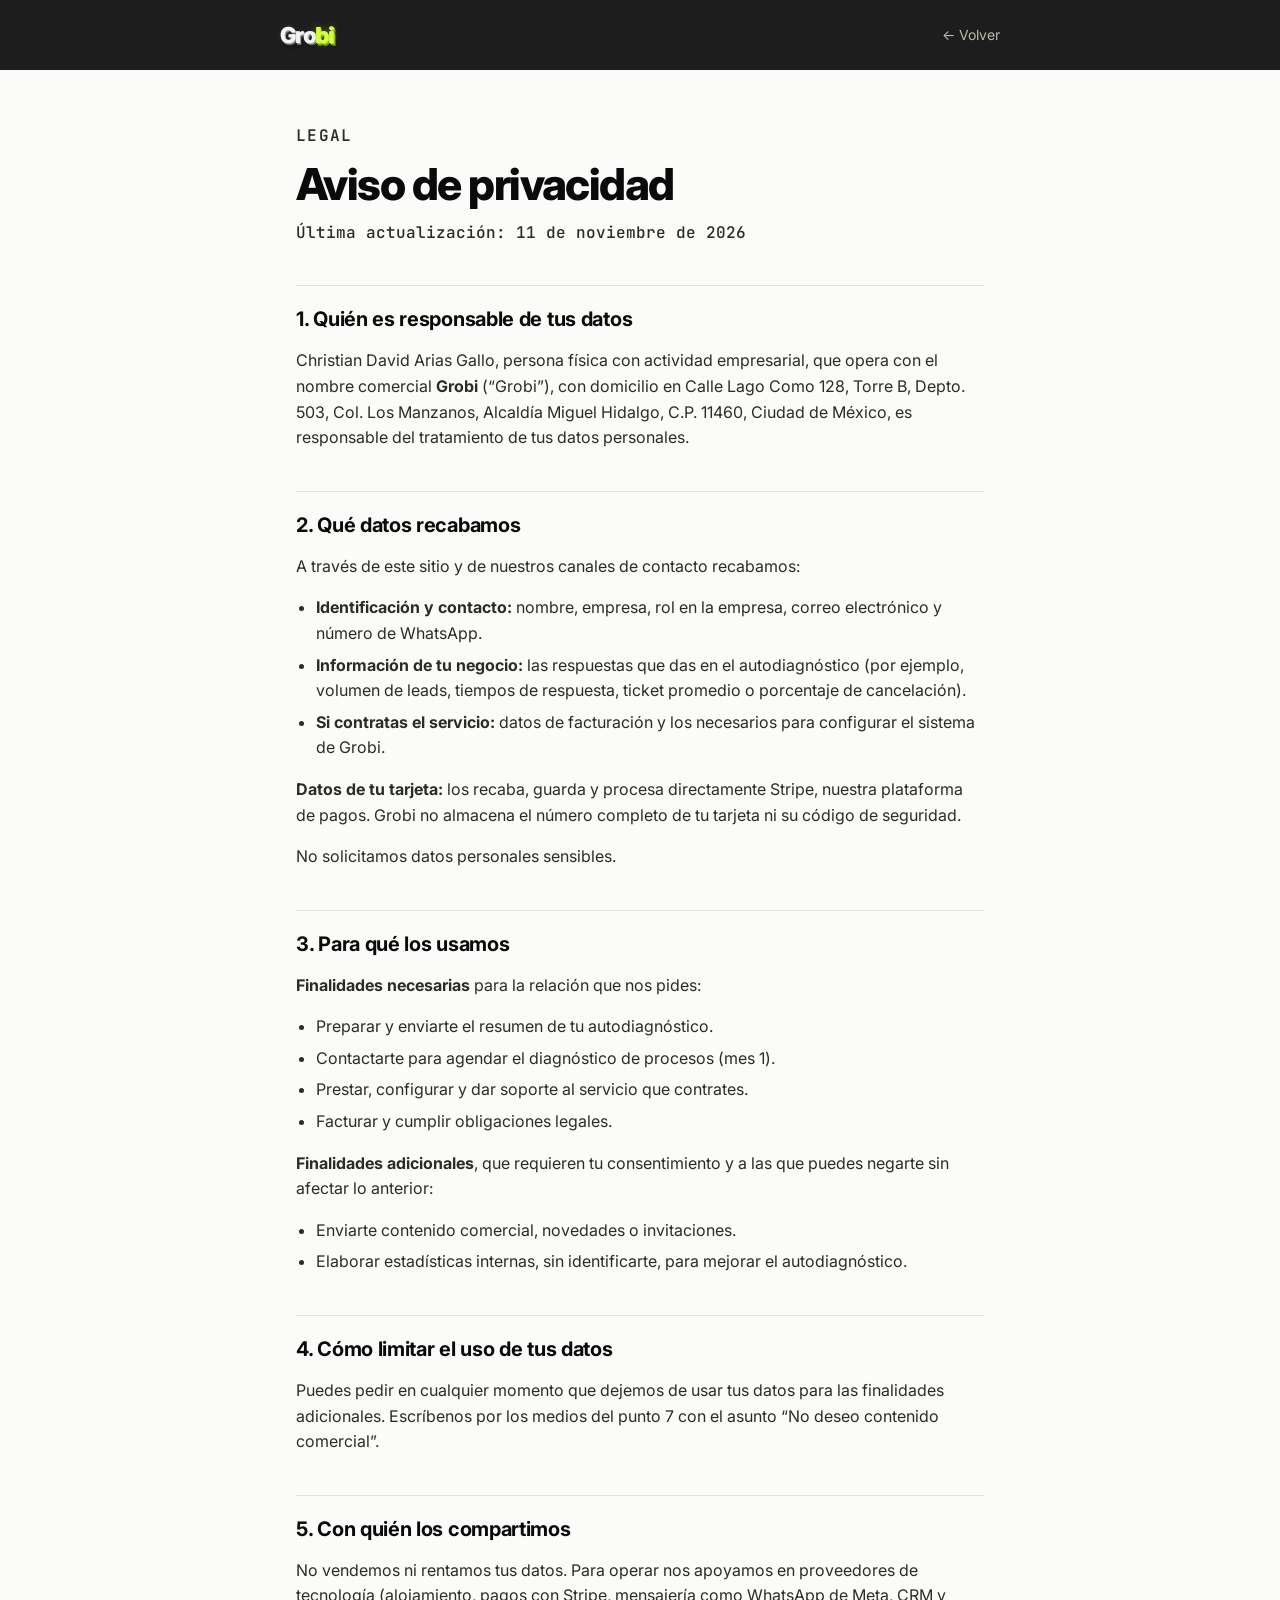
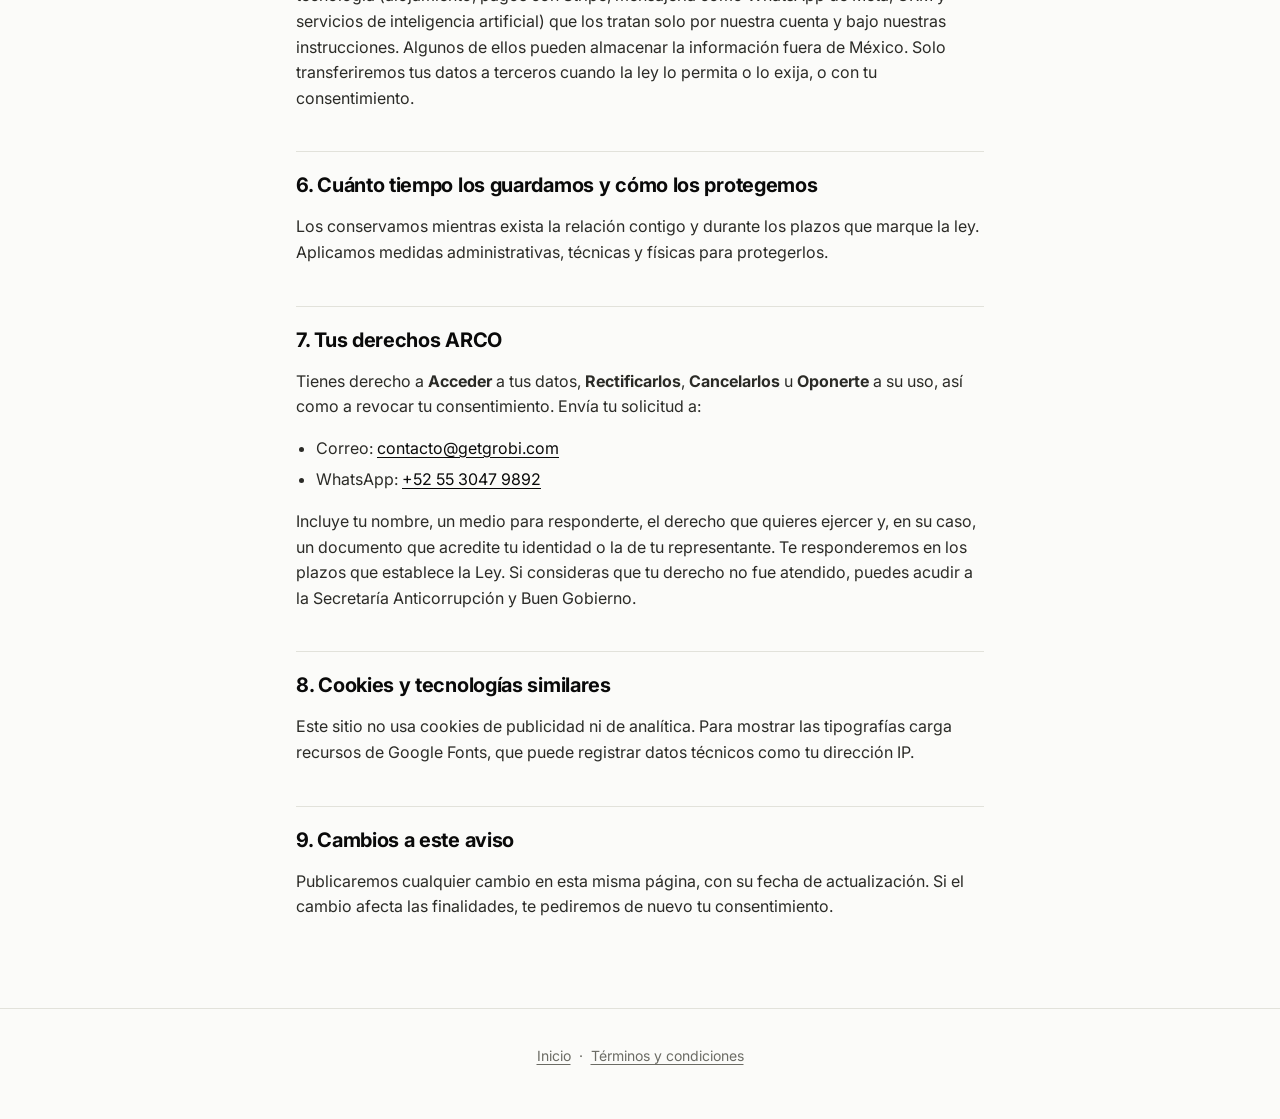
<file: privacidad.html>
<!DOCTYPE html>
<html lang="es-MX">
<head>
<meta charset="utf-8">
<meta name="viewport" content="width=device-width, initial-scale=1">
<title>Aviso de privacidad · Grobi</title>
<meta name="robots" content="noindex">
<link rel="preconnect" href="https://fonts.googleapis.com">
<link rel="preconnect" href="https://fonts.gstatic.com" crossorigin>
<link rel="stylesheet" href="https://fonts.googleapis.com/css2?family=Inter:wght@400;600;700;800&family=JetBrains+Mono:wght@500;600&display=swap">
<link rel="stylesheet" href="legal.css">
<link rel="icon" href="img/favicon.svg" type="image/svg+xml">
</head>
<body>
<!--
  Redactado conforme al artículo 15 de la Ley Federal de Protección de Datos Personales en Posesión
  de los Particulares (DOF 20-03-2025, última reforma 14-11-2025). Publicado el 11-11-2026;
  pendiente revisión de un abogado.
-->
<header class="lg-nav"><a href="index.html" class="wm-sm" aria-label="Grobi, volver al inicio"><span class="gro">Gro</span><span class="bi">bi</span></a><a class="lg-back" href="index.html">← Volver</a></header>

<main class="lg">
  <p class="lg-eyebrow">Legal</p>
  <h1>Aviso de privacidad</h1>
  <p class="lg-meta">Última actualización: 11 de noviembre de 2026</p>

  <h2>1. Quién es responsable de tus datos</h2>
  <p>Christian David Arias Gallo, persona física con actividad empresarial, que opera con el nombre comercial <b>Grobi</b> (“Grobi”), con domicilio en Calle Lago Como 128, Torre B, Depto. 503, Col. Los Manzanos, Alcaldía Miguel Hidalgo, C.P. 11460, Ciudad de México, es responsable del tratamiento de tus datos personales.</p>

  <h2>2. Qué datos recabamos</h2>
  <p>A través de este sitio y de nuestros canales de contacto recabamos:</p>
  <ul>
    <li><b>Identificación y contacto:</b> nombre, empresa, rol en la empresa, correo electrónico y número de WhatsApp.</li>
    <li><b>Información de tu negocio:</b> las respuestas que das en el autodiagnóstico (por ejemplo, volumen de leads, tiempos de respuesta, ticket promedio o porcentaje de cancelación).</li>
    <li><b>Si contratas el servicio:</b> datos de facturación y los necesarios para configurar el sistema de Grobi.</li>
  </ul>
  <p><b>Datos de tu tarjeta:</b> los recaba, guarda y procesa directamente Stripe, nuestra plataforma de pagos. Grobi no almacena el número completo de tu tarjeta ni su código de seguridad.</p>
  <p>No solicitamos datos personales sensibles.</p>

  <h2>3. Para qué los usamos</h2>
  <p><b>Finalidades necesarias</b> para la relación que nos pides:</p>
  <ul>
    <li>Preparar y enviarte el resumen de tu autodiagnóstico.</li>
    <li>Contactarte para agendar el diagnóstico de procesos (mes 1).</li>
    <li>Prestar, configurar y dar soporte al servicio que contrates.</li>
    <li>Facturar y cumplir obligaciones legales.</li>
  </ul>
  <p><b>Finalidades adicionales</b>, que requieren tu consentimiento y a las que puedes negarte sin afectar lo anterior:</p>
  <ul>
    <li>Enviarte contenido comercial, novedades o invitaciones.</li>
    <li>Elaborar estadísticas internas, sin identificarte, para mejorar el autodiagnóstico.</li>
  </ul>

  <h2>4. Cómo limitar el uso de tus datos</h2>
  <p>Puedes pedir en cualquier momento que dejemos de usar tus datos para las finalidades adicionales. Escríbenos por los medios del punto 7 con el asunto “No deseo contenido comercial”.</p>

  <h2>5. Con quién los compartimos</h2>
  <p>No vendemos ni rentamos tus datos. Para operar nos apoyamos en proveedores de tecnología (alojamiento, pagos con Stripe, mensajería como WhatsApp de Meta, CRM y servicios de inteligencia artificial) que los tratan solo por nuestra cuenta y bajo nuestras instrucciones. Algunos de ellos pueden almacenar la información fuera de México. Solo transferiremos tus datos a terceros cuando la ley lo permita o lo exija, o con tu consentimiento.</p>

  <h2>6. Cuánto tiempo los guardamos y cómo los protegemos</h2>
  <p>Los conservamos mientras exista la relación contigo y durante los plazos que marque la ley. Aplicamos medidas administrativas, técnicas y físicas para protegerlos.</p>

  <h2>7. Tus derechos ARCO</h2>
  <p>Tienes derecho a <b>Acceder</b> a tus datos, <b>Rectificarlos</b>, <b>Cancelarlos</b> u <b>Oponerte</b> a su uso, así como a revocar tu consentimiento. Envía tu solicitud a:</p>
  <ul>
    <li>Correo: <a href="mailto:contacto@getgrobi.com">contacto@getgrobi.com</a></li>
    <li>WhatsApp: <a href="https://wa.me/525530479892">+52 55 3047 9892</a></li>
  </ul>
  <p>Incluye tu nombre, un medio para responderte, el derecho que quieres ejercer y, en su caso, un documento que acredite tu identidad o la de tu representante. Te responderemos en los plazos que establece la Ley. Si consideras que tu derecho no fue atendido, puedes acudir a la Secretaría Anticorrupción y Buen Gobierno.</p>

  <h2>8. Cookies y tecnologías similares</h2>
  <p>Este sitio no usa cookies de publicidad ni de analítica. Para mostrar las tipografías carga recursos de Google Fonts, que puede registrar datos técnicos como tu dirección IP.</p>

  <h2>9. Cambios a este aviso</h2>
  <p>Publicaremos cualquier cambio en esta misma página, con su fecha de actualización. Si el cambio afecta las finalidades, te pediremos de nuevo tu consentimiento.</p>
</main>

<footer class="lg-foot"><a href="index.html">Inicio</a> · <a href="terminos.html">Términos y condiciones</a></footer>
</body>
</html>
</file>
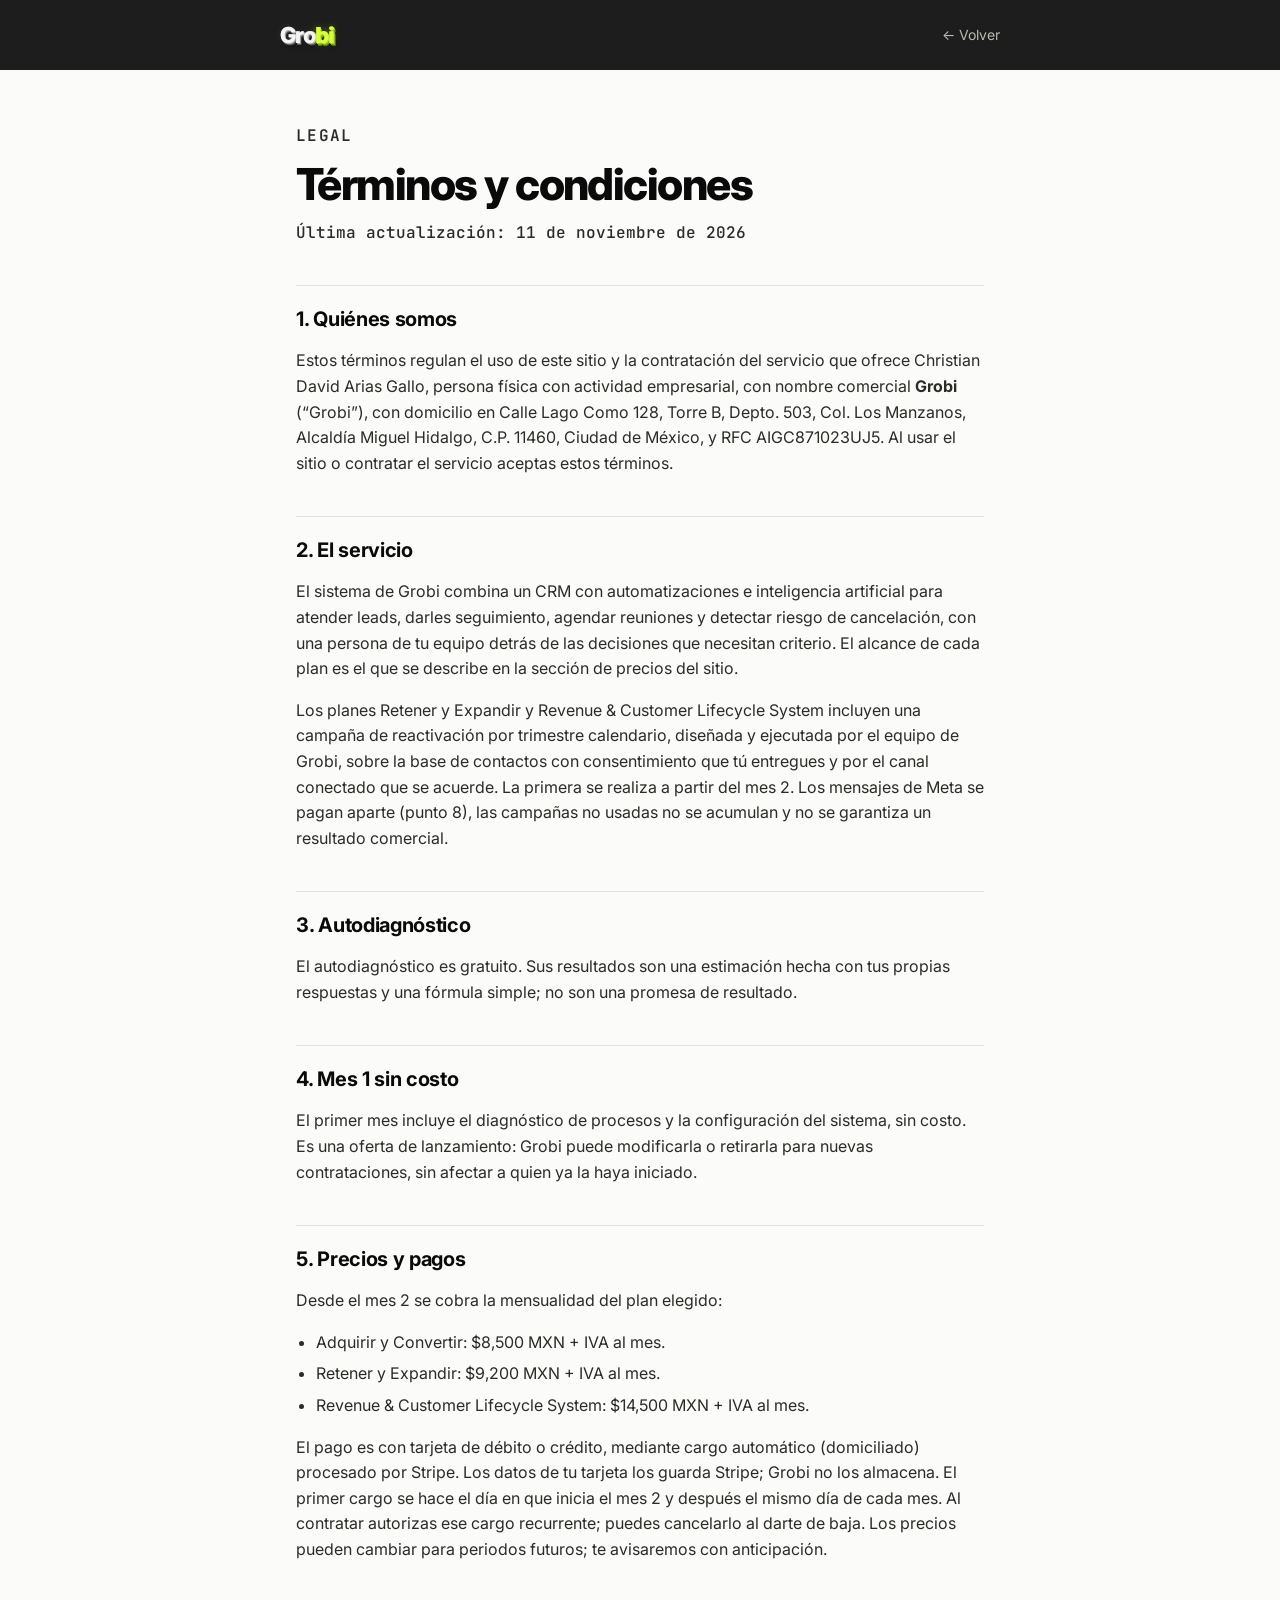
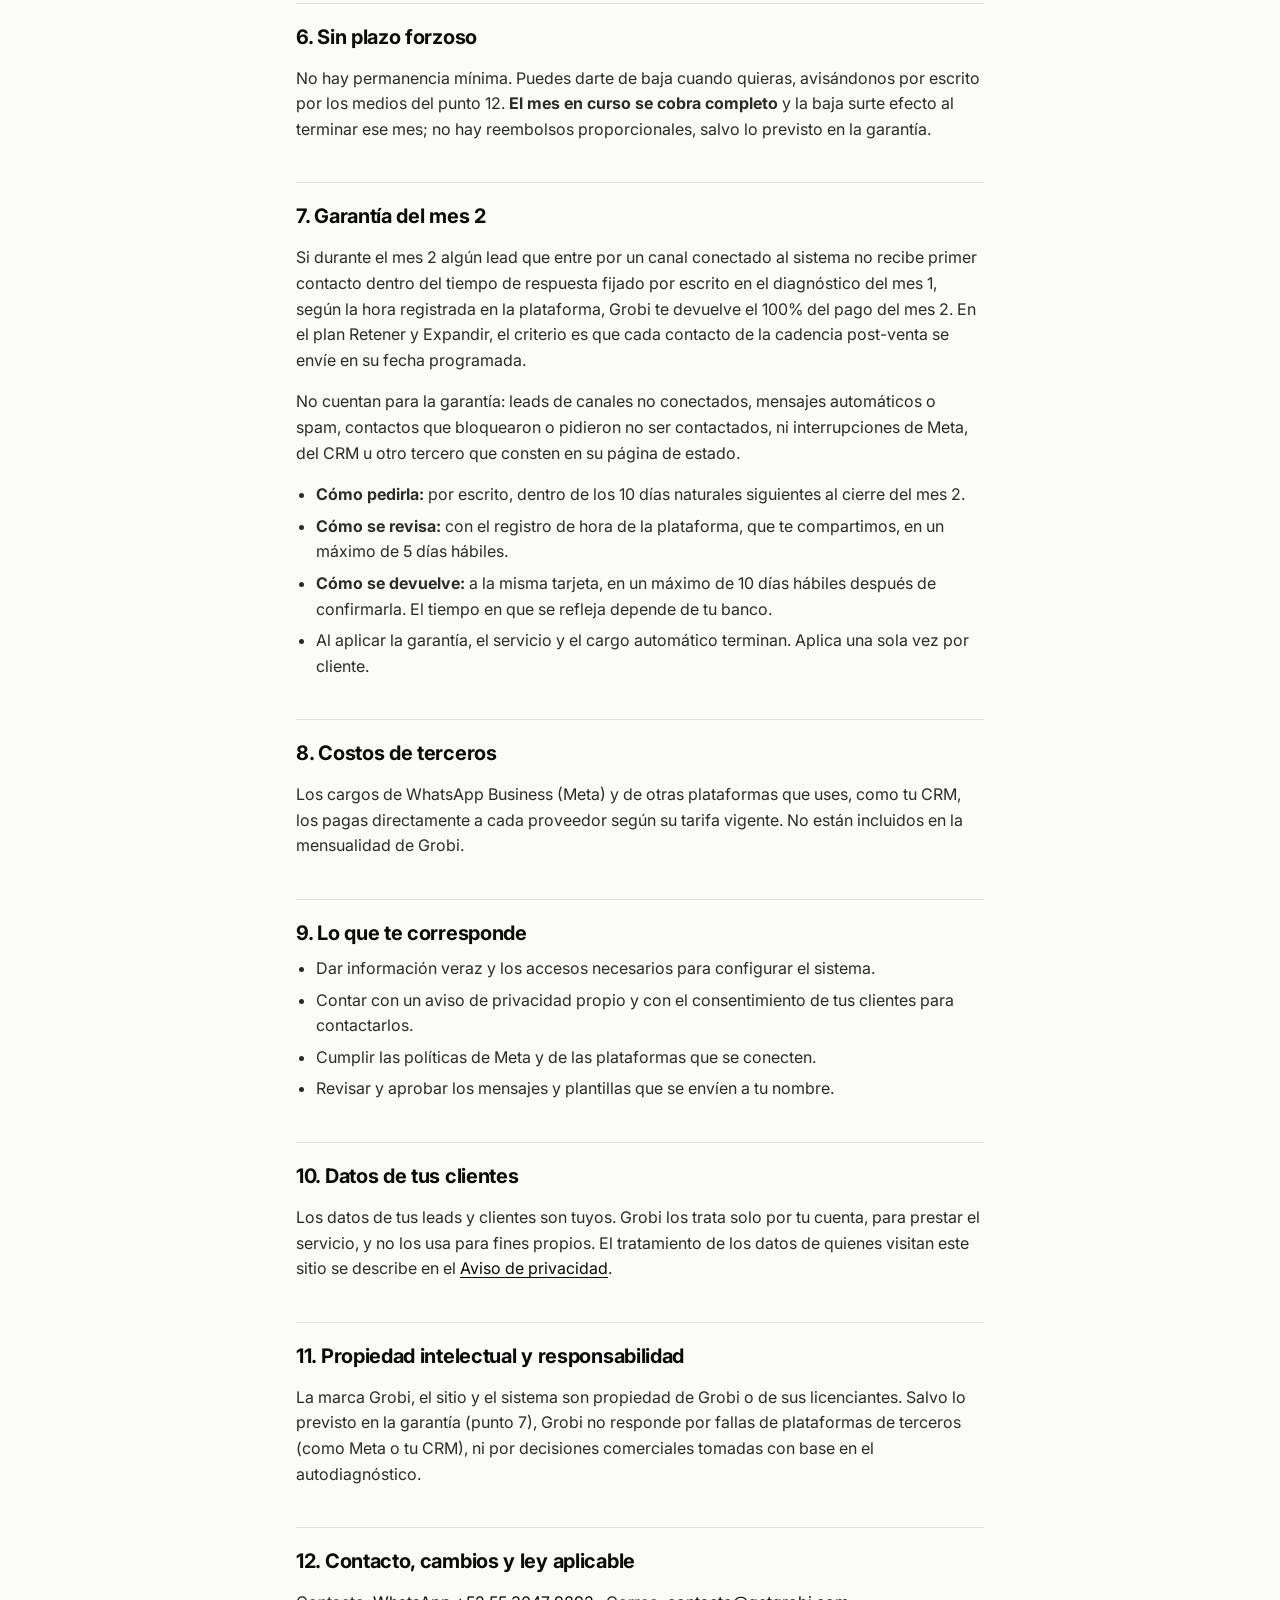
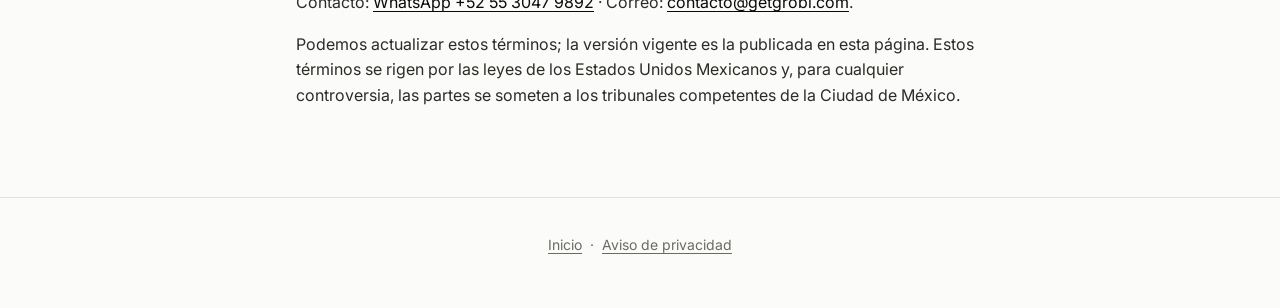
<file: terminos.html>
<!DOCTYPE html>
<html lang="es-MX">
<head>
<meta charset="utf-8">
<meta name="viewport" content="width=device-width, initial-scale=1">
<title>Términos y condiciones · Grobi</title>
<meta name="robots" content="noindex">
<link rel="preconnect" href="https://fonts.googleapis.com">
<link rel="preconnect" href="https://fonts.gstatic.com" crossorigin>
<link rel="stylesheet" href="https://fonts.googleapis.com/css2?family=Inter:wght@400;600;700;800&family=JetBrains+Mono:wght@500;600&display=swap">
<link rel="stylesheet" href="legal.css">
<link rel="icon" href="img/favicon.svg" type="image/svg+xml">
</head>
<body>
<!--
  Precios, garantía y baja tomados de CLAUDE.md y de lo confirmado por David (sin plazo forzoso;
  al darse de baja se cobra el mes completo). Publicado el 11-11-2026; pendiente revisión de un abogado.
-->
<header class="lg-nav"><a href="index.html" class="wm-sm" aria-label="Grobi, volver al inicio"><span class="gro">Gro</span><span class="bi">bi</span></a><a class="lg-back" href="index.html">← Volver</a></header>

<main class="lg">
  <p class="lg-eyebrow">Legal</p>
  <h1>Términos y condiciones</h1>
  <p class="lg-meta">Última actualización: 11 de noviembre de 2026</p>

  <h2>1. Quiénes somos</h2>
  <p>Estos términos regulan el uso de este sitio y la contratación del servicio que ofrece Christian David Arias Gallo, persona física con actividad empresarial, con nombre comercial <b>Grobi</b> (“Grobi”), con domicilio en Calle Lago Como 128, Torre B, Depto. 503, Col. Los Manzanos, Alcaldía Miguel Hidalgo, C.P. 11460, Ciudad de México, y RFC AIGC871023UJ5. Al usar el sitio o contratar el servicio aceptas estos términos.</p>

  <h2>2. El servicio</h2>
  <p>El sistema de Grobi combina un CRM con automatizaciones e inteligencia artificial para atender leads, darles seguimiento, agendar reuniones y detectar riesgo de cancelación, con una persona de tu equipo detrás de las decisiones que necesitan criterio. El alcance de cada plan es el que se describe en la sección de precios del sitio.</p>
  <p>Los planes Retener y Expandir y Revenue &amp; Customer Lifecycle System incluyen una campaña de reactivación por trimestre calendario, diseñada y ejecutada por el equipo de Grobi, sobre la base de contactos con consentimiento que tú entregues y por el canal conectado que se acuerde. La primera se realiza a partir del mes 2. Los mensajes de Meta se pagan aparte (punto 8), las campañas no usadas no se acumulan y no se garantiza un resultado comercial.</p>

  <h2>3. Autodiagnóstico</h2>
  <p>El autodiagnóstico es gratuito. Sus resultados son una estimación hecha con tus propias respuestas y una fórmula simple; no son una promesa de resultado.</p>

  <h2>4. Mes 1 sin costo</h2>
  <p>El primer mes incluye el diagnóstico de procesos y la configuración del sistema, sin costo. Es una oferta de lanzamiento: Grobi puede modificarla o retirarla para nuevas contrataciones, sin afectar a quien ya la haya iniciado.</p>

  <h2>5. Precios y pagos</h2>
  <p>Desde el mes 2 se cobra la mensualidad del plan elegido:</p>
  <ul>
    <li>Adquirir y Convertir: $8,500 MXN + IVA al mes.</li>
    <li>Retener y Expandir: $9,200 MXN + IVA al mes.</li>
    <li>Revenue &amp; Customer Lifecycle System: $14,500 MXN + IVA al mes.</li>
  </ul>
  <p>El pago es con tarjeta de débito o crédito, mediante cargo automático (domiciliado) procesado por Stripe. Los datos de tu tarjeta los guarda Stripe; Grobi no los almacena. El primer cargo se hace el día en que inicia el mes 2 y después el mismo día de cada mes. Al contratar autorizas ese cargo recurrente; puedes cancelarlo al darte de baja. Los precios pueden cambiar para periodos futuros; te avisaremos con anticipación.</p>

  <h2>6. Sin plazo forzoso</h2>
  <p>No hay permanencia mínima. Puedes darte de baja cuando quieras, avisándonos por escrito por los medios del punto 12. <b>El mes en curso se cobra completo</b> y la baja surte efecto al terminar ese mes; no hay reembolsos proporcionales, salvo lo previsto en la garantía.</p>

  <h2>7. Garantía del mes 2</h2>
  <p>Si durante el mes 2 algún lead que entre por un canal conectado al sistema no recibe primer contacto dentro del tiempo de respuesta fijado por escrito en el diagnóstico del mes 1, según la hora registrada en la plataforma, Grobi te devuelve el 100% del pago del mes 2. En el plan Retener y Expandir, el criterio es que cada contacto de la cadencia post-venta se envíe en su fecha programada.</p>
  <p>No cuentan para la garantía: leads de canales no conectados, mensajes automáticos o spam, contactos que bloquearon o pidieron no ser contactados, ni interrupciones de Meta, del CRM u otro tercero que consten en su página de estado.</p>
  <ul>
    <li><b>Cómo pedirla:</b> por escrito, dentro de los 10 días naturales siguientes al cierre del mes 2.</li>
    <li><b>Cómo se revisa:</b> con el registro de hora de la plataforma, que te compartimos, en un máximo de 5 días hábiles.</li>
    <li><b>Cómo se devuelve:</b> a la misma tarjeta, en un máximo de 10 días hábiles después de confirmarla. El tiempo en que se refleja depende de tu banco.</li>
    <li>Al aplicar la garantía, el servicio y el cargo automático terminan. Aplica una sola vez por cliente.</li>
  </ul>

  <h2>8. Costos de terceros</h2>
  <p>Los cargos de WhatsApp Business (Meta) y de otras plataformas que uses, como tu CRM, los pagas directamente a cada proveedor según su tarifa vigente. No están incluidos en la mensualidad de Grobi.</p>

  <h2>9. Lo que te corresponde</h2>
  <ul>
    <li>Dar información veraz y los accesos necesarios para configurar el sistema.</li>
    <li>Contar con un aviso de privacidad propio y con el consentimiento de tus clientes para contactarlos.</li>
    <li>Cumplir las políticas de Meta y de las plataformas que se conecten.</li>
    <li>Revisar y aprobar los mensajes y plantillas que se envíen a tu nombre.</li>
  </ul>

  <h2>10. Datos de tus clientes</h2>
  <p>Los datos de tus leads y clientes son tuyos. Grobi los trata solo por tu cuenta, para prestar el servicio, y no los usa para fines propios. El tratamiento de los datos de quienes visitan este sitio se describe en el <a href="privacidad.html">Aviso de privacidad</a>.</p>

  <h2>11. Propiedad intelectual y responsabilidad</h2>
  <p>La marca Grobi, el sitio y el sistema son propiedad de Grobi o de sus licenciantes. Salvo lo previsto en la garantía (punto 7), Grobi no responde por fallas de plataformas de terceros (como Meta o tu CRM), ni por decisiones comerciales tomadas con base en el autodiagnóstico.</p>

  <h2>12. Contacto, cambios y ley aplicable</h2>
  <p>Contacto: <a href="https://wa.me/525530479892">WhatsApp +52 55 3047 9892</a> · Correo: <a href="mailto:contacto@getgrobi.com">contacto@getgrobi.com</a>.</p>
  <p>Podemos actualizar estos términos; la versión vigente es la publicada en esta página. Estos términos se rigen por las leyes de los Estados Unidos Mexicanos y, para cualquier controversia, las partes se someten a los tribunales competentes de la Ciudad de México.</p>
</main>

<footer class="lg-foot"><a href="index.html">Inicio</a> · <a href="privacidad.html">Aviso de privacidad</a></footer>
</body>
</html>
</file>
<file: legal.css>
/* Páginas legales de Grobi: mismos tokens que index.html (tokens.json) */
:root{--bg:#fbfbf9; --panel:#ffffff; --ink:#0a0a0a; --muted:#6b6b64; --border:#e2e2db; --accent:#d7ff3f; --accent-text:#5f6e00; --signal:#3d5afe; --warning:#b5650d}
*{box-sizing:border-box}
html{-webkit-text-size-adjust:100%}
body{margin:0; background:var(--bg); color:var(--ink); font:400 16px/1.6 'Inter',-apple-system,BlinkMacSystemFont,system-ui,sans-serif}
a{color:var(--ink); text-underline-offset:3px}
a:focus-visible{outline:3px solid var(--signal); outline-offset:3px; border-radius:6px}

.lg-nav{position:sticky; top:0; z-index:10; display:flex; align-items:center; justify-content:space-between; gap:16px; padding:12px max(16px, calc(50% - 360px)); background:rgba(10,10,10,.92); backdrop-filter:blur(10px); -webkit-backdrop-filter:blur(10px)}
.lg-back{color:#b9bdae; font-size:14px; text-decoration:none; padding:12px 0}
.lg-back:hover{color:#fbfbf9}
.wm-sm{font-family:'Inter',sans-serif; font-weight:800; letter-spacing:-0.04em; line-height:1; font-size:22px; text-decoration:none; white-space:nowrap}
.wm-sm .gro{color:#f5f5f5; text-shadow:.0155em .02em 0 #c2c2c2,.031em .04em 0 #a0a0a0,.046em .06em 0 #7e7e7e,.0615em .08em 0 #5c5c5c,.077em .1em 0 #3a3a3a,.0925em .12em 0 #181818,.1075em .154em .2155em rgba(0,0,0,.55),0 0 .354em rgba(255,255,255,.1)}
.wm-sm .bi{color:#d7ff3f; text-shadow:.0155em .02em 0 #c4ec34,.031em .04em 0 #aed52c,.046em .06em 0 #97bd24,.0615em .08em 0 #80a51d,.077em .1em 0 #698d16,.0925em .12em 0 #527510,.1075em .154em .2155em rgba(0,0,0,.55),0 0 .354em rgba(215,255,63,.4)}

.lg{max-width:720px; margin:0 auto; padding:56px 16px 72px}
.lg-eyebrow{font:600 12px/1.3 'JetBrains Mono',monospace; letter-spacing:.08em; text-transform:uppercase; color:var(--accent-text); margin:0 0 14px}
.lg h1{font-size:clamp(32px,6vw,44px); line-height:1.05; letter-spacing:-.035em; font-weight:800; margin:0}
.lg-meta{font:500 13px/1.5 'JetBrains Mono',monospace; color:var(--muted); margin:14px 0 8px}
.lg h2{font-size:20px; line-height:1.3; letter-spacing:-.015em; font-weight:700; margin:40px 0 10px; padding-top:20px; border-top:1px solid var(--border)}
.lg p,.lg li{color:#2b2b27; font-size:16px}
.lg ul{padding-left:20px; margin:8px 0 12px}
.lg li{margin:6px 0}
.pend{color:var(--warning); font-weight:600; background:rgba(181,101,13,.08); border-radius:4px; padding:0 4px}

.lg-foot{border-top:1px solid var(--border); padding:24px 16px 40px; text-align:center; font-size:14px; color:var(--muted)}
.lg-foot a{color:var(--muted); display:inline-block; padding:12px 4px}

/* Modo oscuro automático (tokens.json) */
@media (prefers-color-scheme:dark){
  :root{color-scheme:dark; --bg:#0a0a0a; --panel:#161616; --ink:#f5f5f5; --muted:#9a9a94; --border:#2c2c2c; --accent-text:#d7ff3f; --warning:#e08a2e}
  .lg p,.lg li{color:#d9d9d4}
}
</file>
